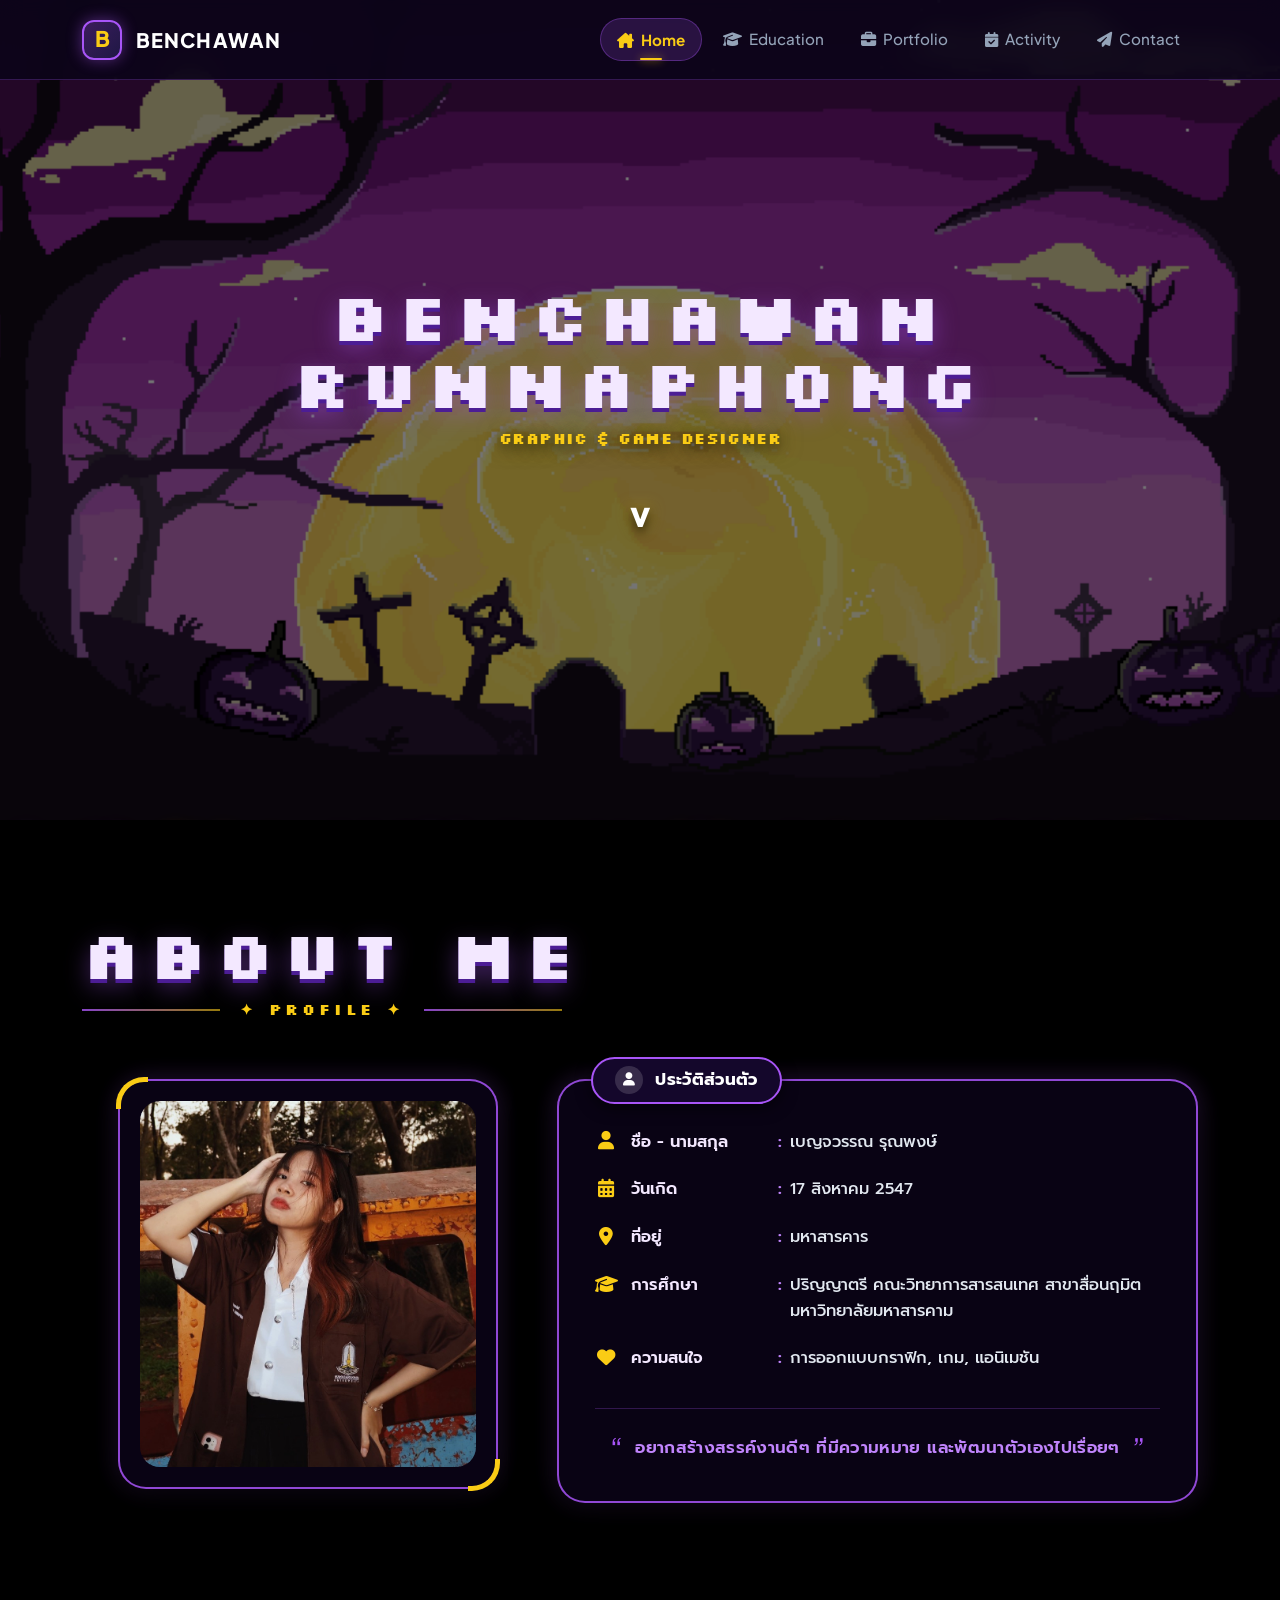
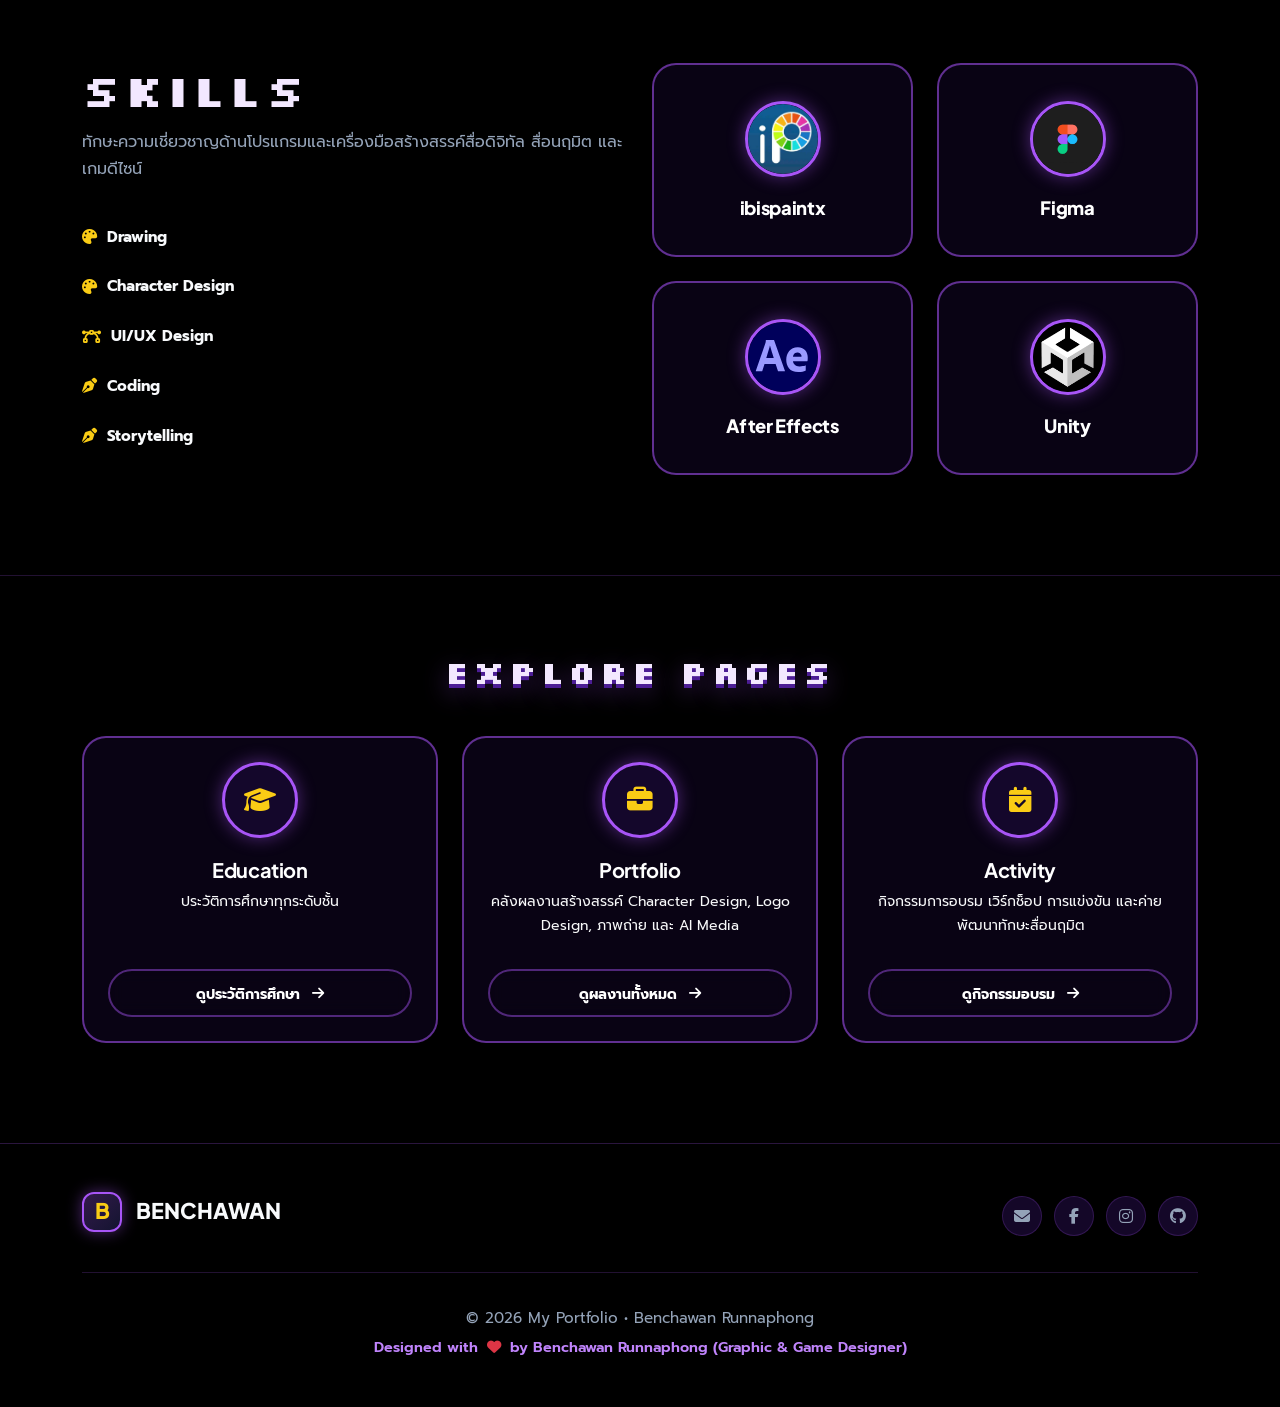
<file: index.html>
<!DOCTYPE html>
<html lang="th" data-theme="dark">
<head>
  <meta charset="UTF-8">
  <meta name="viewport" content="width=device-width, initial-scale=1.0">
  <meta name="description" content="Portfolio ส่วนตัวสำหรับนักศึกษาสาขาสื่อนฤมิต (Creative Media) - Benchawan Runnaphong">
  <meta name="author" content="Benchawan Runnaphong">
  <title>Home | Benchawan Runnaphong - Graphic & Game Designer</title>

  <!-- Favicon -->
  <link rel="icon" type="image/svg+xml" href="assets/images/favicon.svg" href="assets/images/favicon.svg">

  <!-- Google Fonts: Silkscreen (Pixel Heading), Prompt & Plus Jakarta Sans -->
  <link rel="preconnect" href="https://fonts.googleapis.com">
  <link rel="preconnect" href="https://fonts.gstatic.com" crossorigin>
  <link href="https://fonts.googleapis.com/css2?family=Plus+Jakarta+Sans:wght@400;600;700;800;900&family=Prompt:wght@300;400;500;600;700;800&family=Silkscreen:wght@400;700&display=swap" rel="stylesheet">

  <!-- Bootstrap 5.3 CSS via CDN -->
  <link href="https://cdn.jsdelivr.net/npm/bootstrap@5.3.3/dist/css/bootstrap.min.css" rel="stylesheet">

  <!-- Font Awesome 6 Icons via CDN -->
  <link rel="stylesheet" href="https://cdnjs.cloudflare.com/ajax/libs/font-awesome/6.6.0/css/all.min.css">

  <!-- Custom CSS Files -->
  <link rel="stylesheet" href="assets/css/style.css">
  <link rel="stylesheet" href="assets/css/navbar.css">
  <link rel="stylesheet" href="assets/css/hero.css">
  <link rel="stylesheet" href="assets/css/footer.css">

  <style>
    /* Global Pure Black Background Override for Home */
    body {
      background-color: #000000 !important;
      color: #ffffff;
    }
    .custom-navbar {
      background: rgba(12, 5, 26, 0.92) !important;
      backdrop-filter: blur(12px);
      -webkit-backdrop-filter: blur(12px);
      border-bottom: 1px solid rgba(168, 85, 247, 0.25);
    }
  </style>
</head>
<body>

  <!-- Preloader Loading Animation -->
  <div id="preloader">
    <div class="loader-spinner">
      <div class="loader-ring"></div>
      <div class="loader-ring"></div>
      <div class="loader-ring"></div>
    </div>
    <div class="loader-text">BENCHAWAN • PORTFOLIO</div>
  </div>

  <!-- Header & Navigation Bar (Matching Image 1 & 2) -->
  <header>
    <nav class="navbar navbar-expand-lg custom-navbar">
      <div class="container">
        <!-- Brand Logo: [B] BENCHAWAN -->
        <a class="navbar-brand-custom" href="index.html">
          <div class="brand-square-b">
            <span>B</span>
          </div>
          <span class="brand-text-spooky">BENCHAWAN</span>
        </a>

        <!-- Right Side: Dark/Light Mode Button & Mobile Toggler -->
        <div class="d-flex align-items-center gap-2 order-lg-last">
          
          <button class="navbar-toggler navbar-toggler-custom d-lg-none" type="button" data-bs-toggle="collapse" data-bs-target="#navbarContent" aria-controls="navbarContent" aria-expanded="false" aria-label="Toggle navigation">
            <i class="fa-solid fa-bars-staggered"></i>
          </button>
        </div>

        <!-- Navigation Links -->
        <div class="collapse navbar-collapse navbar-collapse-custom" id="navbarContent">
          <ul class="navbar-nav ms-auto mb-2 mb-lg-0">
            <li class="nav-item">
              <a class="nav-link active" href="index.html"><i class="fa-solid fa-house-chimney me-1"></i> Home</a>
            </li>
            <li class="nav-item">
              <a class="nav-link" href="education.html"><i class="fa-solid fa-graduation-cap me-1"></i> Education</a>
            </li>
            <li class="nav-item">
              <a class="nav-link" href="portfolio.html"><i class="fa-solid fa-briefcase me-1"></i> Portfolio</a>
            </li>
            <li class="nav-item">
              <a class="nav-link" href="activity.html"><i class="fa-solid fa-calendar-check me-1"></i> Activity</a>
            </li>
            <li class="nav-item">
              <a class="nav-link" href="contact.html"><i class="fa-solid fa-paper-plane me-1"></i> Contact</a>
            </li>
          </ul>
        </div>
      </div>
    </nav>
  </header>

  <!-- =================================================================
       * 1. HERO SECTION: SPOOKY HALLOWEEN MOON (IMAGE 1)
       * Giant Yellow Moon, Dead Trees, Pumpkins & Slow Bouncing Down Arrow
       ================================================================= -->
  <section class="hero-spooky-section" id="home">
    <!-- Floating Purple & Yellow Glowing Particles Canvas -->
    <div class="hero-particles-canvas" id="heroParticles"></div>

    <div class="container hero-spooky-container">
      <h1 class="about-pixel-title">BENCHAWAN RUNNAPHONG</h1>
      <p class="hero-spooky-subtitle">Graphic & Game Designer</p>

      <!-- Animated Down Arrow (Slow Bouncing, Clickable to Scroll Down) -->
      <div class="hero-arrow-wrapper">
        <a href="#about" class="hero-scroll-down-btn" id="scrollDownBtn" aria-label="เลื่อนลงไปยังส่วน About Me" title="เลื่อนลงเพื่อดูข้อมูล">
          v
        </a>
      </div>
    </div>
  </section>

  <!-- =================================================================
       * 2. ABOUT ME SECTION: CYBERPUNK HUD (IMAGE 2)
       * Background: 100% Solid Black (#000000)
       * Right: Personal Profile HUD Card with Icons & Quotes
       ================================================================= -->
  <section class="about-cyber-section" id="about">
    <div class="container">
      
      <!-- Top Cyber Sub-Header: Mini Logo, Angled Line, ABOUT ME & ✦ PORTFOLIO ✦ -->
      <div class="about-top-bar">
        
        <h2 class="about-pixel-title">ABOUT ME</h2>
        <div class="about-sparkle-sub">✦ profile ✦</div>
      </div>

      <!-- Main Two-Column Layout -->
      <div class="row align-items-stretch gy-5">
        
        <!-- Left Column: Photo Card with Neon Purple Border & Yellow Corner Brackets -->
        <div class="col-lg-5">
          <div class="cyber-photo-container">
            <div class="cyber-photo-card">
              <!-- Bright Yellow Accent Corner Brackets (Image 2) -->
              <div class="corner-bracket-tl"></div>
              <div class="corner-bracket-br"></div>
              
              <!-- Photo Frame with Circular Purple Halo Backdrop -->
              <div class="photo-inner-halo">
                <img src="assets/images/Me.jpg" alt="Benchawan Runnaphong" onerror="this.onerror=null; this.src='assets/images/avatar.svg';">
              </div>
            </div>
          </div>
        </div>

        <!-- Right Column: Personal Profile HUD Card with Top Badge Header -->
        <div class="col-lg-7">
          <div class="cyber-hud-card">
            <!-- Top Offset Badge: ประวัติส่วนตัว (Image 2) -->
            <div class="hud-badge-header">
              <div class="hud-badge-icon">
                <i class="fa-solid fa-user"></i>
              </div>
              <span class="hud-badge-title">ประวัติส่วนตัว</span>
            </div>

            <!-- Profile Info Rows with Icons -->
            <div class="hud-info-list">
              <!-- Row 1: ชื่อ - นามสกุล -->
              <div class="hud-info-row">
                <div class="hud-info-label-wrap">
                  <i class="fa-solid fa-user hud-row-icon"></i>
                  <span>ชื่อ - นามสกุล</span>
                </div>
                <div class="hud-info-colon">:</div>
                <div class="hud-info-value">เบญจวรรณ รุณพงษ์</div>
              </div>

              <!-- Row 2: วันเกิด -->
              <div class="hud-info-row">
                <div class="hud-info-label-wrap">
                  <i class="fa-solid fa-calendar-days hud-row-icon"></i>
                  <span>วันเกิด</span>
                </div>
                <div class="hud-info-colon">:</div>
                <div class="hud-info-value">17 สิงหาคม 2547</div>
              </div>

              <!-- Row 3: ที่อยู่ -->
              <div class="hud-info-row">
                <div class="hud-info-label-wrap">
                  <i class="fa-solid fa-location-dot hud-row-icon"></i>
                  <span>ที่อยู่</span>
                </div>
                <div class="hud-info-colon">:</div>
                <div class="hud-info-value">มหาสารคาร</div>
              </div>

              <!-- Row 4: การศึกษา -->
              <div class="hud-info-row">
                <div class="hud-info-label-wrap">
                  <i class="fa-solid fa-graduation-cap hud-row-icon"></i>
                  <span>การศึกษา</span>
                </div>
                <div class="hud-info-colon">:</div>
                <div class="hud-info-value">ปริญญาตรี คณะวิทยาการสารสนเทศ สาขาสื่อนฤมิต มหาวิทยาลัยมหาสารคาม</div>
              </div>

              <!-- Row 5: ความสนใจ -->
              <div class="hud-info-row">
                <div class="hud-info-label-wrap">
                  <i class="fa-solid fa-heart hud-row-icon"></i>
                  <span>ความสนใจ</span>
                </div>
                <div class="hud-info-colon">:</div>
                <div class="hud-info-value">การออกแบบกราฟิก, เกม, แอนิเมชัน</div>
              </div>
            </div>

            <!-- Quote Box at Bottom (Image 2) -->
            <div class="hud-quote-box">
              <span class="quote-mark">“</span>
              <p class="quote-text">อยากสร้างสรรค์งานดีๆ ที่มีความหมาย และพัฒนาตัวเองไปเรื่อยๆ</p>
              <span class="quote-mark">”</span>
            </div>
          </div>
        </div>

      </div>
    </div>
  </section>

  <!-- =================================================================
       * 3. SKILLS SECTION WITHOUT PERCENTAGES
       * Background: 100% Solid Black (#000000)
       * Progress Bars without any percentage numbers
       * 2x2 Feature Cards Grid (Game Design, Graphic, Motion, UI/UX)
       ================================================================= -->
  <section class="skills-cyber-section" id="skills">
    <div class="container">
      <div class="row align-items-center gy-5">
        
        <!-- Left Column: Clean Progress Tracks (NO PERCENTAGES) -->
        <div class="col-lg-6">
          <h3 class="skills-cyber-title">SKILLS</h3>
          <p class="skills-cyber-desc">
            ทักษะความเชี่ยวชาญด้านโปรแกรมและเครื่องมือสร้างสรรค์สื่อดิจิทัล สื่อนฤมิต และเกมดีไซน์
          </p>

          <div class="clean-skill-row">
            <div class="clean-skill-name">
              <i class="fa-solid fa-palette"></i> Drawing
            </div>
          </div>

          <div class="clean-skill-row">
            <div class="clean-skill-name">
              <i class="fa-solid fa-palette"></i> Character Design
            </div>
          </div>

          <div class="clean-skill-row">
            <div class="clean-skill-name">
              <i class="fa-solid fa-bezier-curve"></i> UI/UX Design
            </div>
          </div>

          <div class="clean-skill-row">
            <div class="clean-skill-name">
              <i class="fa-solid fa-pen-nib"></i> Coding
            </div>
          </div>


          <div class="clean-skill-row">
            <div class="clean-skill-name">
              <i class="fa-solid fa-pen-nib"></i>Storytelling
            </div>
          </div>

          
        </div>

        <!-- Right Column: 2x2 Feature Skill Cards -->
        <div class="col-lg-6">
          <div class="row g-4">
            <!-- Card 1: Game Design -->
            <div class="col-sm-6">
              <div class="cyber-2x2-card">
                <div class="cyber-2x2-icon">
                  <img src="assets/images/ibispaintx.jpg" alt="After Effects" class="cyber-skill-pixel-img">
                </div>
                <h4 class="cyber-2x2-title">ibispaintx</h4>
              </div>
            </div>

            <!-- Card 2: Graphic Design -->
            <div class="col-sm-6">
              <div class="cyber-2x2-card">
                <div class="cyber-2x2-icon">
                  <img src="assets/images/figma.png" alt="Figma="cyber-skill-pixel-img">
                </div>
                <h4 class="cyber-2x2-title">Figma</h4>
              </div>
            </div>

            <!-- Card 3: Motion Design -->
            <div class="col-sm-6">
              <div class="cyber-2x2-card">
                <div class="cyber-2x2-icon">
                  <img src="assets/images/Ae.svg" alt="After Effects" class="cyber-skill-pixel-img">
                </div>
                <h4 class="cyber-2x2-title">After Effects</h4>
              </div>
            </div>

            <!-- Card 4: UI/UX Design -->
            <div class="col-sm-6">
              <div class="cyber-2x2-card">
                <div class="cyber-2x2-icon">
                  <img src="assets/images/unity.jpeg" alt="Unity" class="cyber-skill-pixel-img">
                </div>
                <h4 class="cyber-2x2-title">Unity</h4>
              </div>
            </div>
          </div>
        </div>

      </div>
    </div>
  </section>

  <!-- =================================================================
       * 4. EXPLORE PAGES SECTION
       * Background: 100% Solid Black (#000000)
       * Quick Cards to Education, Portfolio, Activity, Contact
       ================================================================= -->
  <section class="explore-cyber-section">
    <div class="container">
      <div class="text-center mb-5">
        <h3 class="about-pixel-title fs-2 mb-2">EXPLORE PAGES</h3>
      </div>

      <div class="row g-4">
        <!-- Education Card -->
        <div class="col-md-4">
          <div class="cyber-2x2-card p-4 text-center">
            <div class="cyber-2x2-icon mx-auto">
              <i class="fa-solid fa-graduation-cap"></i>
            </div>
            <h4 class="h5 fw-bold mb-2">Education</h4>
            <p class="text-light small flex-grow-1">ประวัติการศึกษาทุกระดับชั้น</p>
            <a href="education.html" class="btn btn-outline-custom btn-sm mt-3 w-100">
              ดูประวัติการศึกษา <i class="fa-solid fa-arrow-right ms-1"></i>
            </a>
          </div>
        </div>

        <!-- Portfolio Card -->
        <div class="col-md-4">
          <div class="cyber-2x2-card p-4 text-center">
            <div class="cyber-2x2-icon mx-auto">
              <i class="fa-solid fa-briefcase"></i>
            </div>
            <h4 class="h5 fw-bold mb-2">Portfolio</h4>
            <p class="text-light small flex-grow-1">คลังผลงานสร้างสรรค์ Character Design, Logo Design, ภาพถ่าย และ AI Media</p>
            <a href="portfolio.html" class="btn btn-outline-custom btn-sm mt-3 w-100">
              ดูผลงานทั้งหมด <i class="fa-solid fa-arrow-right ms-1"></i>
            </a>
          </div>
        </div>

        <!-- Activity Card -->
        <div class="col-md-4">
          <div class="cyber-2x2-card p-4 text-center">
            <div class="cyber-2x2-icon mx-auto">
              <i class="fa-solid fa-calendar-check"></i>
            </div>
            <h4 class="h5 fw-bold mb-2">Activity</h4>
            <p class="text-light small flex-grow-1">กิจกรรมการอบรม เวิร์กช็อป การแข่งขัน และค่ายพัฒนาทักษะสื่อนฤมิต</p>
            <a href="activity.html" class="btn btn-outline-custom btn-sm mt-3 w-100">
              ดูกิจกรรมอบรม <i class="fa-solid fa-arrow-right ms-1"></i>
            </a>
          </div>
        </div>
      </div>
    </div>
  </section>

  <!-- Footer Component -->
  <footer class="site-footer" style="background: #000000; border-top: 1px solid rgba(168, 85, 247, 0.25);">
    <div class="container">
      <div class="footer-top">
        <div class="footer-brand">
          <a class="navbar-brand-custom mb-2 d-inline-flex" href="index.html">
            <div class="brand-square-b">
              <span>B</span>
            </div>
            <span class="brand-text-white">BENCHAWAN</span>
          </a>
        </div>

        <div class="footer-social-links">
          <a href="mailto:nongaorn35@gmail.com" class="social-circle-link" title="Email" aria-label="Email"><i class="fa-solid fa-envelope"></i></a>
          <a href="https://facebook.com" target="_blank" rel="noopener noreferrer" class="social-circle-link" title="Facebook" aria-label="Facebook"><i class="fa-brands fa-facebook-f"></i></a>
          <a href="https://www.instagram.com/aemonrp_pk/" target="_blank" rel="noopener noreferrer" class="social-circle-link" title="Instagram" aria-label="Instagram"><i class="fa-brands fa-instagram"></i></a>
          <a href="https://github.com/nongaorn35-rp" target="_blank" rel="noopener noreferrer" class="social-circle-link" title="GitHub" aria-label="GitHub"><i class="fa-brands fa-github"></i></a>
        </div>
      </div>

      <div class="footer-bottom">
        <p class="copyright-text">© 2026 My Portfolio • Benchawan Runnaphong</p>
        <p class="designer-text">Designed with <i class="fa-solid fa-heart text-danger mx-1"></i> by Benchawan Runnaphong (Graphic & Game Designer)</p>
      </div>
    </div>
  </footer>

  <!-- Scroll To Top Floating Button -->
  <button class="scroll-to-top" id="scrollToTopBtn" type="button" aria-label="เลื่อนขึ้นด้านบน" title="เลื่อนขึ้นด้านบน">
    <i class="fa-solid fa-arrow-up"></i>
  </button>

  <!-- JavaScript Files -->
  <script src="https://cdn.jsdelivr.net/npm/bootstrap@5.3.3/dist/js/bootstrap.bundle.min.js"></script>
  <script src="assets/js/theme.js"></script>
  <script src="assets/js/navbar.js"></script>
  <script src="assets/js/animations.js"></script>
  <script src="assets/js/main.js"></script>

  <!-- Smooth Scroll Script for the Hero Down Arrow -->
  <script>
    document.addEventListener('DOMContentLoaded', () => {
      const scrollDownBtn = document.getElementById('scrollDownBtn');
      if (scrollDownBtn) {
        scrollDownBtn.addEventListener('click', (e) => {
          e.preventDefault();
          const target = document.getElementById('about');
          if (target) {
            target.scrollIntoView({ behavior: 'smooth', block: 'start' });
          }
        });
      }
    });
  </script>
</body>
</html>
</file>
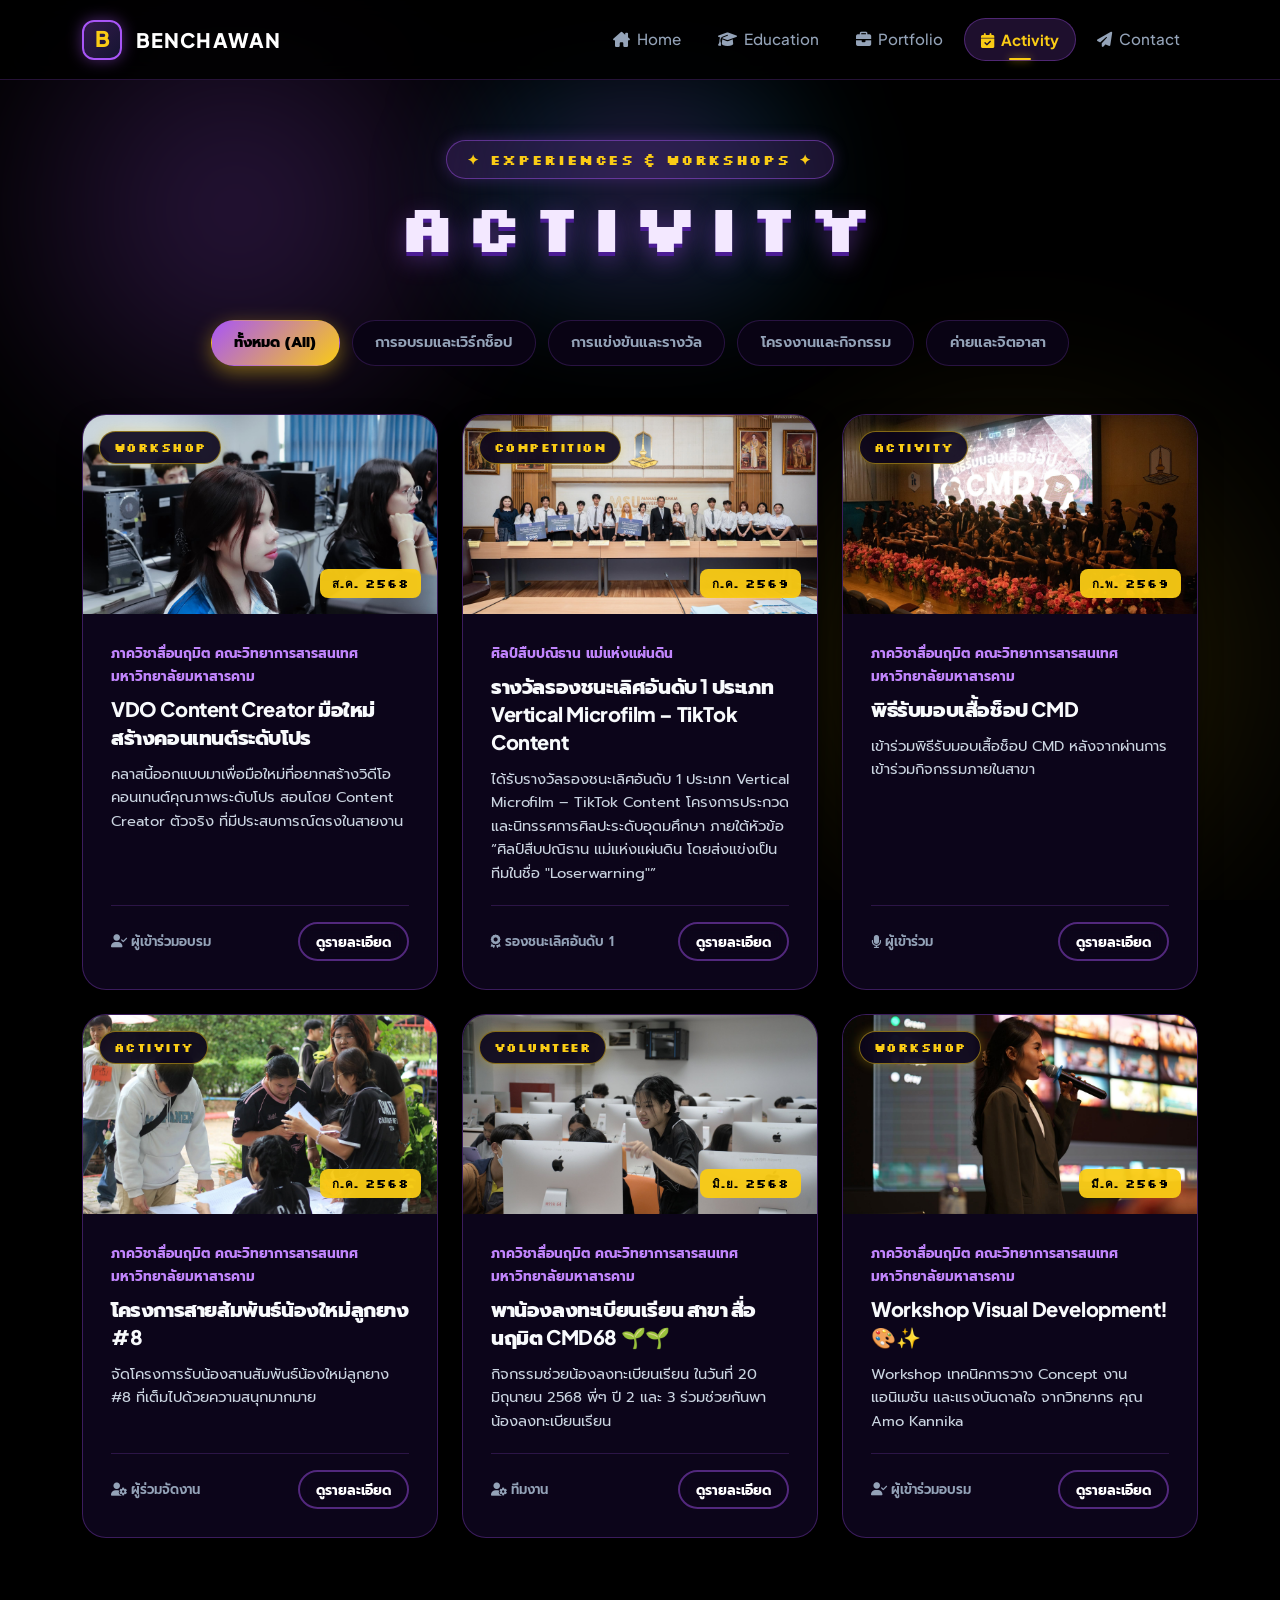
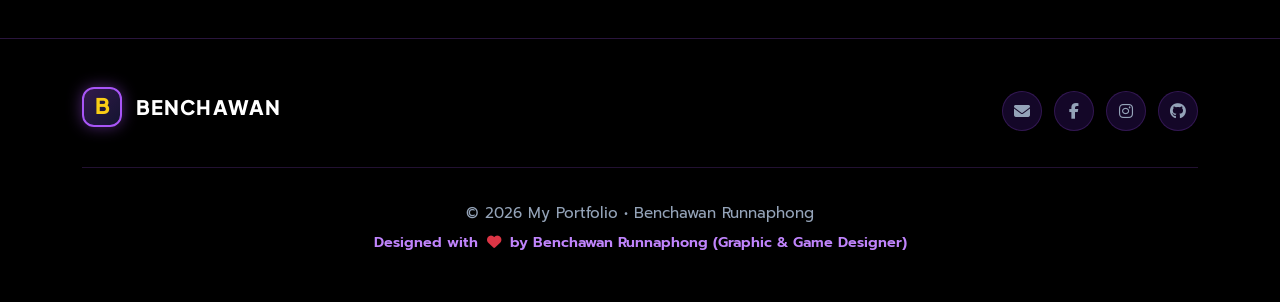
<file: activity.html>
<!DOCTYPE html>
<html lang="th" data-theme="dark">
<head>
  <meta charset="UTF-8">
  <meta name="viewport" content="width=device-width, initial-scale=1.0">
  <meta name="description" content="กิจกรรมและการเข้าร่วมอบรมเชิงปฏิบัติการ (Workshops & Activities) - Benchawan Runnaphong สื่อนฤมิต">
  <meta name="author" content="Benchawan Runnaphong">
  <title>Activity | Benchawan Runnaphong - Creative Media Portfolio</title>

  <!-- Favicon -->
  <link rel="icon" type="image/svg+xml" href="assets/images/favicon.svg">

  <!-- Google Fonts: Silkscreen (Pixel Heading), Prompt & Plus Jakarta Sans -->
  <link rel="preconnect" href="https://fonts.googleapis.com">
  <link rel="preconnect" href="https://fonts.gstatic.com" crossorigin>
  <link href="https://fonts.googleapis.com/css2?family=Plus+Jakarta+Sans:wght@400;600;700;800;900&family=Prompt:wght@300;400;500;600;700;800&family=Silkscreen:wght@400;700&display=swap" rel="stylesheet">

  <!-- Bootstrap 5.3 CSS via CDN -->
  <link href="https://cdn.jsdelivr.net/npm/bootstrap@5.3.3/dist/css/bootstrap.min.css" rel="stylesheet">

  <!-- Font Awesome 6 Icons via CDN -->
  <link rel="stylesheet" href="https://cdnjs.cloudflare.com/ajax/libs/font-awesome/6.6.0/css/all.min.css">

  <!-- Custom CSS Files -->
  <link rel="stylesheet" href="assets/css/style.css">
  <link rel="stylesheet" href="assets/css/navbar.css">
  <link rel="stylesheet" href="assets/css/activity.css">
  <link rel="stylesheet" href="assets/css/footer.css">
  <link rel="stylesheet" href="assets/css/hero.css">
  <link rel="stylesheet" href="assets/css/footer.css">
</head>
<body>

  <!-- Ambient Animated Glowing Orbs Background -->
  <div class="bg-ambient">
    <div class="ambient-orb-1"></div>
    <div class="ambient-orb-2"></div>
  </div>

  <!-- Preloader Loading Animation -->
  <div id="preloader">
    <div class="loader-spinner">
      <div class="loader-ring"></div>
      <div class="loader-ring"></div>
      <div class="loader-ring"></div>
    </div>
    <div class="loader-text">CREATIVE MEDIA PORTFOLIO</div>
  </div>

  <!-- Header & Navigation Bar -->
  <header>
    <nav class="navbar navbar-expand-lg custom-navbar">
      <div class="container">
        <!-- Brand Logo: [B] BENCHAWAN -->
        <a class="navbar-brand-custom" href="index.html">
          <div class="brand-square-b">
            <span>B</span>
          </div>
          <span class="brand-text-spooky">BENCHAWAN</span>
        </a>

        <!-- Right Side: Mobile Toggler -->
        <div class="d-flex align-items-center gap-2 order-lg-last">
          <button class="navbar-toggler navbar-toggler-custom d-lg-none" type="button" data-bs-toggle="collapse" data-bs-target="#navbarContent" aria-controls="navbarContent" aria-expanded="false" aria-label="Toggle navigation">
            <i class="fa-solid fa-bars-staggered"></i>
          </button>
        </div>

        <!-- Navigation Links -->
        <div class="collapse navbar-collapse navbar-collapse-custom" id="navbarContent">
          <ul class="navbar-nav ms-auto mb-2 mb-lg-0">
            <li class="nav-item">
              <a class="nav-link" href="index.html"><i class="fa-solid fa-house-chimney me-1"></i> Home</a>
            </li>
            <li class="nav-item">
              <a class="nav-link" href="education.html"><i class="fa-solid fa-graduation-cap me-1"></i> Education</a>
            </li>
            <li class="nav-item">
              <a class="nav-link" href="portfolio.html"><i class="fa-solid fa-briefcase me-1"></i> Portfolio</a>
            </li>
            <li class="nav-item">
              <a class="nav-link active" href="activity.html"><i class="fa-solid fa-calendar-check me-1"></i> Activity</a>
            </li>
            <li class="nav-item">
              <a class="nav-link" href="contact.html"><i class="fa-solid fa-paper-plane me-1"></i> Contact</a>
            </li>
          </ul>
        </div>
      </div>
    </nav>
  </header>

  <!-- Page Header -->
  <section class="page-header">
    <div class="page-header-glow"></div>
    <div class="container position-relative">
      <div class="section-title-wrapper reveal">
        <span class="section-tag">✦ EXPERIENCES & WORKSHOPS ✦</span>
        <h1 class="about-pixel-title">Activity</h1>
      </div>
    </div>
  </section>

  <!-- Activity Section -->
  <section class="activity-section pt-0">
    <div class="container">
      
      <!-- Category Filter Tabs -->
      <div class="activity-filters reveal">
        <button class="activity-filter-btn active" data-filter="all">ทั้งหมด (All)</button>
        <button class="activity-filter-btn" data-filter="workshop">การอบรมและเวิร์กช็อป</button>
        <button class="activity-filter-btn" data-filter="competition">การแข่งขันและรางวัล</button>
        <button class="activity-filter-btn" data-filter="activity">โครงงานและกิจกรรม</button>
        <button class="activity-filter-btn" data-filter="volunteer">ค่ายและจิตอาสา</button>
      </div>

      <!-- Activity Grid Items -->
      <div class="row g-4" id="activityGrid">

        <!-- Activity 1: Motion Workshop -->
        <div class="col-md-6 col-lg-4 activity-item" data-category="workshop">
          <div class="card-glass activity-card">
            <div class="activity-img-wrapper">
              <img src="assets/images/activity1.jpg" alt="VDO Content Creator" class="activity-img" loading="lazy">
              <span class="activity-badge">Workshop </span>
              <span class="activity-date-badge">ส.ค. 2568</span>
            </div>
            <div class="activity-body">
              <div class="activity-organizer">
                ภาควิชาสื่อนฤมิต คณะวิทยาการสารสนเทศ มหาวิทยาลัยมหาสารคาม
              </div>
              <h3 class="activity-title">VDO Content Creator มือใหม่สร้างคอนเทนต์ระดับโปร</h3>
              <p class="activity-desc">
                คลาสนี้ออกแบบมาเพื่อมือใหม่ที่อยากสร้างวิดีโอคอนเทนต์คุณภาพระดับโปร สอนโดย Content Creator ตัวจริง ที่มีประสบการณ์ตรงในสายงาน
              </p>
              <div class="activity-footer">
                <span class="activity-role"><i class="fa-solid fa-user-check me-1"></i>ผู้เข้าร่วมอบรม</span>
                <button class="btn btn-outline-custom btn-sm activity-btn" data-bs-toggle="modal" data-bs-target="#activityModal1">
                  ดูรายละเอียด
                </button>
              </div>
            </div>
          </div>
        </div>

        <!-- Activity 2: Hackathon -->
        <div class="col-md-6 col-lg-4 activity-item" data-category="competition">
          <div class="card-glass activity-card">
            <div class="activity-img-wrapper">
              <img src="assets/images/activity2.jpeg" alt="TikTok Content" class="activity-img" loading="lazy">
              <span class="activity-badge">Competition</span>
              <span class="activity-date-badge">ก.ค. 2569</span>
            </div>
            <div class="activity-body">
              <div class="activity-organizer">
                ศิลป์สืบปณิธาน แม่แห่งแผ่นดิน
              </div>
              <h3 class="activity-title">รางวัลรองชนะเลิศอันดับ 1 ประเภท Vertical Microfilm – TikTok Content</h3>
              <p class="activity-desc">
                ได้รับรางวัลรองชนะเลิศอันดับ 1 ประเภท Vertical Microfilm – TikTok Content โครงการประกวดและนิทรรศการศิลปะระดับอุดมศึกษา ภายใต้หัวข้อ “ศิลป์สืบปณิธาน แม่แห่งแผ่นดิน โดยส่งแข่งเป็นทีมในชื่อ "Loserwarning"”
              </p>
              <div class="activity-footer">
                <span class="activity-role"><i class="fa-solid fa-award me-1"></i>รองชนะเลิศอันดับ 1</span>
                <button class="btn btn-outline-custom btn-sm activity-btn" data-bs-toggle="modal" data-bs-target="#activityModal2">
                  ดูรายละเอียด
                </button>
              </div>
            </div>
          </div>
        </div>

        <!-- Activity 3: AI Seminar -->
        <div class="col-md-6 col-lg-4 activity-item" data-category="activity">
          <div class="card-glass activity-card">
            <div class="activity-img-wrapper">
              <img src="assets/images/activity3.jpg" alt="Gen-AI Seminar" class="activity-img" loading="lazy">
              <span class="activity-badge">activity</span>
              <span class="activity-date-badge">ก.พ. 2569</span>
            </div>
            <div class="activity-body">
              <div class="activity-organizer">
                ภาควิชาสื่อนฤมิต คณะวิทยาการสารสนเทศ มหาวิทยาลัยมหาสารคาม
              </div>
              <h3 class="activity-title">พิธีรับมอบเสื้อช็อป CMD</h3>
              <p class="activity-desc">
                เข้าร่วมพิธีรับมอบเสื้อช็อป CMD หลังจากผ่านการเข้าร่วมกิจกรรมภายในสาขา
              </p>
              <div class="activity-footer">
                <span class="activity-role"><i class="fa-solid fa-microphone me-1"></i>ผู้เข้าร่วม</span>
                <button class="btn btn-outline-custom btn-sm activity-btn" data-bs-toggle="modal" data-bs-target="#activityModal3">
                  ดูรายละเอียด
                </button>
              </div>
            </div>
          </div>
        </div>

        <!-- Activity 4: Exhibition -->
        <div class="col-md-6 col-lg-4 activity-item" data-category="activity">
          <div class="card-glass activity-card">
            <div class="activity-img-wrapper">
              <img src="assets/images/activity4.jpg" alt="Creative Media Show" class="activity-img" loading="lazy">
              <span class="activity-badge">Activity</span>
              <span class="activity-date-badge">ก.ค. 2568</span>
            </div>
            <div class="activity-body">
              <div class="activity-organizer">
                </i> ภาควิชาสื่อนฤมิต คณะวิทยาการสารสนเทศ มหาวิทยาลัยมหาสารคาม
              </div>
              <h3 class="activity-title">โครงการสายสัมพันธ์น้องใหม่ลูกยาง #8</h3>
              <p class="activity-desc">
                จัดโครงการรับน้องสานสัมพันธ์น้องใหม่ลูกยาง #8 ที่เต็มไปด้วยความสนุกมากมาย  
              </p>
              <div class="activity-footer">
                <span class="activity-role"><i class="fa-solid fa-user-gear me-1"></i>ผู้ร่วมจัดงาน</span>
                <button class="btn btn-outline-custom btn-sm activity-btn" data-bs-toggle="modal" data-bs-target="#activityModal4">
                  ดูรายละเอียด
                </button>
              </div>
            </div>
          </div>
        </div>

        <!-- Activity 5: Volunteer Camp -->
        <div class="col-md-6 col-lg-4 activity-item" data-category="volunteer">
          <div class="card-glass activity-card">
            <div class="activity-img-wrapper">
              <img src="assets/images/activity5.jpg" alt="Media Volunteer Camp" class="activity-img" loading="lazy">
              <span class="activity-badge">Volunteer</span>
              <span class="activity-date-badge">มิ.ย. 2568</span>
            </div>
            <div class="activity-body">
              <div class="activity-organizer">
                ภาควิชาสื่อนฤมิต คณะวิทยาการสารสนเทศ มหาวิทยาลัยมหาสารคาม
              </div>
              <h3 class="activity-title">พาน้องลงทะเบียนเรียน สาขา สื่อนฤมิต CMD68 🌱🌱</h3>
              <p class="activity-desc">
                กิจกรรมช่วยน้องลงทะเบียนเรียน ในวันที่ 20 มิถุนายน 2568 พี่ๆ ปี 2 และ 3 ร่วมช่วยกันพาน้องลงทะเบียนเรียน
              </p>
              <div class="activity-footer">
                <span class="activity-role"><i class="fa-solid fa-user-gear me-1"></i>ทีมงาน</span>
                <button class="btn btn-outline-custom btn-sm activity-btn" data-bs-toggle="modal" data-bs-target="#activityModal5">
                  ดูรายละเอียด
                </button>
              </div>
            </div>
          </div>
        </div>

        <!-- Activity 6: Training Class -->
        <div class="col-md-6 col-lg-4 activity-item" data-category="workshop">
          <div class="card-glass activity-card">
            <div class="activity-img-wrapper">
              <img src="assets/images/activity6.jpg" alt="Color Grading Master" class="activity-img" loading="lazy">
              <span class="activity-badge">Workshop</span>
              <span class="activity-date-badge">มี.ค. 2569</span>
            </div>
            <div class="activity-body">
              <div class="activity-organizer">
                ภาควิชาสื่อนฤมิต คณะวิทยาการสารสนเทศ มหาวิทยาลัยมหาสารคาม
              </div>
              <h3 class="activity-title">Workshop Visual Development! 🎨✨</h3>
              <p class="activity-desc">
                Workshop เทคนิคการวาง Concept งานแอนิเมชัน และแรงบันดาลใจ จากวิทยากร คุณ Amo Kannika
              </p>
              <div class="activity-footer">
                <span class="activity-role"><i class="fa-solid fa-user-check me-1"></i>ผู้เข้าร่วมอบรม</span>
                <button class="btn btn-outline-custom btn-sm activity-btn" data-bs-toggle="modal" data-bs-target="#activityModal6">
                  ดูรายละเอียด
                </button>
              </div>
            </div>
          </div>
        </div>

      </div>
    </div>
  </section>

  <!-- Activity Detail Modals -->
  <!-- Modal 1 -->
  <div class="modal fade" id="activityModal1" tabindex="-1" aria-hidden="true">
    <div class="modal-dialog modal-lg modal-dialog-centered">
      <div class="modal-content modal-content-custom">
        <div class="modal-header modal-header-custom">
          <h3 class="modal-title h5 fw-bold">AVDO Content Creator มือใหม่สร้างคอนเทนต์ระดับโปร</h3>
          <button type="button" class="btn-close btn-close-white" data-bs-dismiss="modal" aria-label="Close"></button>
        </div>
        <div class="modal-body modal-body-custom">
          <img src="assets/images/activity1.jpg" alt="Workshop" class="img-fluid rounded-4 mb-4 w-100">
          <h4 class="h6 fw-bold text-gradient-yellow mb-2">รายละเอียดและองค์ความรู้ที่ได้รับ</h4>
          <p class="text-light">คลาสนี้ออกแบบมาเพื่อมือใหม่ที่อยากสร้างวิดีโอคอนเทนต์คุณภาพระดับโปร สอนโดย Content Creator ตัวจริง ที่มีประสบการณ์ตรงในสายงาน และควบตำแหน่งผู้สอนที่ได้รับการรับรองจาก Blackmagic Design  เรียนจริง ทำจริง กับผู้เชี่ยวชาญสายโปรดักชัน</p>
          <div class="row g-3 my-2">
            <div class="col-sm-6"><strong class="text-gradient-yellow">ผู้จัด: </strong> ภาควิชาสื่อนฤมิต คณะวิทยาการสารสนเทศ มหาวิทยาลัยมหาสารคาม</div>
            <div class="col-sm-6"><strong class="text-gradient-yellow">สถานที่: </strong> ห้อง IT-405 และ IT-407 คณะวิทยาการสารสนเทศ มหาวิทยาลัยมหาสารคาม</div>
            <div class="col-sm-6"><strong class="text-gradient-yellow">ทักษะที่ได้: </strong> DaVinci Resolve</div>
            <div class="col-sm-6"><strong class="text-gradient-yellow">วันที่จัด: </strong> วันศุกร์ที่ 8 สิงหาคม 2568 </div>
          </div>
        </div>
      </div>
    </div>
  </div>

  <!-- Modal 2 -->
  <div class="modal fade" id="activityModal2" tabindex="-1" aria-hidden="true">
    <div class="modal-dialog modal-lg modal-dialog-centered">
      <div class="modal-content modal-content-custom">
        <div class="modal-header modal-header-custom">
          <h3 class="modal-title h5 fw-bold">รางวัลรองชนะเลิศอันดับ 1 ประเภท Vertical Microfilm – TikTok Content</h3>
          <button type="button" class="btn-close btn-close-white" data-bs-dismiss="modal" aria-label="Close"></button>
        </div>
        <div class="modal-body modal-body-custom">
          <img src="assets/images/activity2.jpeg" alt="Hackathon" class="img-fluid rounded-4 mb-4 w-100">
          <h4 class="h6 fw-bold text-gradient-yellow mb-2">ผลการแข่งขันและผลงานที่พัฒนา</h4>
          <p class="text-light">ได้รับรางวัลรองชนะเลิศอันดับ 1 ประเภท Vertical Microfilm – TikTok Content โครงการประกวดและนิทรรศการศิลปะระดับอุดมศึกษา ภายใต้หัวข้อ “ศิลป์สืบปณิธาน แม่แห่งแผ่นดิน” เพื่อน้อมรำลึกในพระมหากรุณาธิคุณสมเด็จพระนางเจ้าสิริกิติ์ พระบรมราชินีนาถ พระบรมราชชนนีพันปีหลวง ผู้ทรงอุทิศพระวรกายในการทำนุบำรุงศิลปวัฒนธรรมไทย โดยเฉพาะงานศิลปาชีพ ผ้าไทย หัตถกรรม และศิลปะพื้นบ้านทั่วประเทศ ซึ่งมีผลงานส่งเข้าประกวดกว่า 2,500 </p>
          <div class="row g-3 my-2">
            <div class="col-sm-6"><strong class="text-gradient-yellow">ผู้จัด: </strong> สถาบันเทคโนโลยีพระจอมเกล้าเจ้าคุณทหารลาดกระบัง</div>
            <div class="col-sm-6"><strong class="text-gradient-yellow">สถานที่: </strong> กรุงเทพมหานคร</div>
            <div class="col-sm-6"><strong class="text-gradient-yellow">ทักษะที่ได้: </strong> การบริหารจัดการโครงการ และการสื่อสาร</div>
            <div class="col-sm-6"><strong class="text-gradient-yellow">วันที่จัด: </strong> วันที่ 6 กรกฏาคม 2569 </div>
          </div>
        </div>
      </div>
    </div>
  </div>

  <!-- Modal 3 -->
  <div class="modal fade" id="activityModal3" tabindex="-1" aria-hidden="true">
    <div class="modal-dialog modal-lg modal-dialog-centered">
      <div class="modal-content modal-content-custom">
        <div class="modal-header modal-header-custom">
          <h3 class="modal-title h5 fw-bold">Workshop Visual Development! 🎨✨</h3>
          <button type="button" class="btn-close btn-close-white" data-bs-dismiss="modal" aria-label="Close"></button>
        </div>
        <div class="modal-body modal-body-custom">
          <img src="assets/images/activity3.jpg" alt="AI Seminar" class="img-fluid rounded-4 mb-4 w-100">
          <h4 class="h6 fw-bold text-gradient-yellow mb-2">พิธีรับมอบเสื้อช็อป CMD</h4>
          <p class="text-light">เข้าร่วมพิธีรับมอบเสื้อช็อป CMD หลังจากผ่านการเข้าร่วมกิจกรรมภายในสาขา</p>
        <div class="row g-3 my-2">
            <div class="col-sm-6"><strong class="text-gradient-yellow">ผู้จัด: </strong> ภาควิชาสื่อนฤมิต คณะวิทยาการสารสนเทศ มหาวิทยาลัยมหาสารคาม</div>
            <div class="col-sm-6"><strong class="text-gradient-yellow">สถานที่: </strong> ห้องฉายภาพยนตร์ คณะวิทยาการสารสนเทศ มหาวิทยาลัยมหาสารคาม</div>
            <div class="col-sm-6"><strong class="text-gradient-yellow">ทักษะที่ได้: </strong> </div>
            <div class="col-sm-6"><strong class="text-gradient-yellow">วันที่จัด: </strong> วันที่ 1 กุมภาพันธ์ 2569 </div>
          </div>
        </div>
      </div>
    </div>
  </div>

  <!-- Modal 4 -->
  <div class="modal fade" id="activityModal4" tabindex="-1" aria-hidden="true">
    <div class="modal-dialog modal-lg modal-dialog-centered">
      <div class="modal-content modal-content-custom">
        <div class="modal-header modal-header-custom">
          <h3 class="modal-title h5 fw-bold">โครงการสายสัมพันธ์น้องใหม่ลูกยาง #8</h3>
          <button type="button" class="btn-close btn-close-white" data-bs-dismiss="modal" aria-label="Close"></button>
        </div>
        <div class="modal-body modal-body-custom">
          <img src="assets/images/activity4.jpg" alt="Exhibition" class="img-fluid rounded-4 mb-4 w-100">
          <h4 class="h6 fw-bold text-gradient-yellow mb-2">รายละเอียดงานและหน้าที่ที่รับผิดชอบ</h4>
          <p class="text-light">จัดโครงการรับน้องสานสัมพันธ์น้องใหม่ลูกยาง #8 ที่เต็มไปด้วยความสนุกมากมาย โดยรับหน้าที่เป็นรองหัวหน้าในฝ่ายสวัสดิการ</p>
        <div class="row g-3 my-2">
            <div class="col-sm-6"><strong class="text-gradient-yellow">ผู้จัด: </strong> ภาควิชาสื่อนฤมิต คณะวิทยาการสารสนเทศ มหาวิทยาลัยมหาสารคาม</div>
            <div class="col-sm-6"><strong class="text-gradient-yellow">สถานที่: </strong> คณะวิทยาการสารสนเทศ มหาวิทยาลัยมหาสารคาม</div>
            <div class="col-sm-6"><strong class="text-gradient-yellow">ทักษะที่ได้: </strong> การบริหารจัดการโครงการ และการสื่อสาร</div>
            <div class="col-sm-6"><strong class="text-gradient-yellow">วันที่จัด: </strong> วันที่ 6 กรกฏาคม 2568 </div>
          </div>
        </div>
      </div>
    </div>
  </div>

  <!-- Modal 5 -->
  <div class="modal fade" id="activityModal5" tabindex="-1" aria-hidden="true">
    <div class="modal-dialog modal-lg modal-dialog-centered">
      <div class="modal-content modal-content-custom">
        <div class="modal-header modal-header-custom">
          <h3 class="modal-title h5 fw-bold">พาน้องลงทะเบียนเรียน สาขา สื่อนฤมิต CMD68 🌱🌱</h3>
          <button type="button" class="btn-close btn-close-white" data-bs-dismiss="modal" aria-label="Close"></button>
        </div>
        <div class="modal-body modal-body-custom">
          <img src="assets/images/activity5.jpg" alt="Volunteer" class="img-fluid rounded-4 mb-4 w-100">
          <h4 class="h6 fw-bold text-gradient-yellow mb-2">บทบาทและผลลัพธ์</h4>
          <p class="text-light">กิจกรรมช่วยน้องลงทะเบียนเรียน ในวันที่ 20 มิถุนายน 2568 เป็นทีมงานปี 2 ช่วยพาน้องลงทะเบียนเรียน</p>
        <div class="row g-3 my-2">
            <div class="col-sm-6"><strong class="text-gradient-yellow">ผู้จัด: </strong> ภาควิชาสื่อนฤมิต คณะวิทยาการสารสนเทศ มหาวิทยาลัยมหาสารคาม</div>
            <div class="col-sm-6"><strong class="text-gradient-yellow">สถานที่: </strong> คณะวิทยาการสารสนเทศ มหาวิทยาลัยมหาสารคาม</div>
            <div class="col-sm-6"><strong class="text-gradient-yellow">ทักษะที่ได้: </strong> การสื่อสาร การอธิบาย และการจัดการปัญหา</div>
            <div class="col-sm-6"><strong class="text-gradient-yellow">วันที่จัด: </strong> วันที่ 20 มิถุนายน 2568 </div>
          </div>
        </div>
      </div>
    </div>
  </div>

  <!-- Modal 6 -->
  <div class="modal fade" id="activityModal6" tabindex="-1" aria-hidden="true">
    <div class="modal-dialog modal-lg modal-dialog-centered">
      <div class="modal-content modal-content-custom">
        <div class="modal-header modal-header-custom">
          <h3 class="modal-title h5 fw-bold">Workshop Visual Development! 🎨✨</h3>
          <button type="button" class="btn-close btn-close-white" data-bs-dismiss="modal" aria-label="Close"></button>
        </div>
        <div class="modal-body modal-body-custom">
          <img src="assets/images/activity6.jpg" alt="Certification" class="img-fluid rounded-4 mb-4 w-100">
          <h4 class="h6 fw-bold text-gradient-yellow mb-2">รายละเอียดและองค์ความรู้ที่ได้รับ</h4>
          <p class="text-light">Workshop เทคนิคการวาง Concept งานแอนิเมชัน และแรงบันดาลใจ จากวิทยากร คุณ Amo Kannika ที่มาแบ่งปันความรู้ ประสบการณ์ และแลกเปลี่ยนไอเดียสร้างสรรค์ผลงานดีๆ ร่วมกันกับ "นิสิตสื่อนฤมิต"</p>
        <div class="row g-3 my-2">
            <div class="col-sm-6"><strong class="text-gradient-yellow">ผู้จัด: </strong> ภาควิชาสื่อนฤมิต คณะวิทยาการสารสนเทศ มหาวิทยาลัยมหาสารคาม</div>
            <div class="col-sm-6"><strong class="text-gradient-yellow">สถานที่: </strong> คณะวิทยาการสารสนเทศ มหาวิทยาลัยมหาสารคาม</div>
            <div class="col-sm-6"><strong class="text-gradient-yellow">ทักษะที่ได้: </strong> ทคนิคการวาง Concept งานแอนิเมชัน สายงาน และแรงบันดาลใจ</div>
            <div class="col-sm-6"><strong class="text-gradient-yellow">วันที่จัด: </strong> วันที่ 6 มีนาคม 2569 </div>
          </div>
        </div>
      </div>
    </div>
  </div>

  <!-- Footer Component -->
  <footer class="site-footer">
    <div class="container">
      <div class="footer-top">
        <div class="footer-brand">
          <a class="navbar-brand-custom mb-2 d-inline-flex" href="index.html">
            <div class="brand-square-b">
              <span>B</span>
            </div>
            <span class="brand-text-spooky">BENCHAWAN</span>
          </a>
        </div>

        <div class="footer-social-links">
          <a href="mailto:nongaorn35@gmail.com" class="social-circle-link" title="Email" aria-label="Email"><i class="fa-solid fa-envelope"></i></a>
          <a href="https://facebook.com" target="_blank" rel="noopener noreferrer" class="social-circle-link" title="Facebook" aria-label="Facebook"><i class="fa-brands fa-facebook-f"></i></a>
          <a href="https://www.instagram.com/aemonrp_pk/" target="_blank" rel="noopener noreferrer" class="social-circle-link" title="Instagram" aria-label="Instagram"><i class="fa-brands fa-instagram"></i></a>
          <a href="https://github.com/nongaorn35-rp" target="_blank" rel="noopener noreferrer" class="social-circle-link" title="GitHub" aria-label="GitHub"><i class="fa-brands fa-github"></i></a>
        </div>
      </div>

      <div class="footer-bottom">
        <p class="copyright-text">© 2026 My Portfolio • Benchawan Runnaphong</p>
        <p class="designer-text">Designed with <i class="fa-solid fa-heart text-danger mx-1"></i> by Benchawan Runnaphong (Graphic & Game Designer)</p>
      </div>
    </div>
  </footer>

  <!-- Scroll To Top Floating Button -->
  <button class="scroll-to-top" id="scrollToTopBtn" type="button" aria-label="เลื่อนขึ้นด้านบน" title="เลื่อนขึ้นด้านบน">
    <i class="fa-solid fa-arrow-up"></i>
  </button>

  <!-- JavaScript Files -->
  <script src="https://cdn.jsdelivr.net/npm/bootstrap@5.3.3/dist/js/bootstrap.bundle.min.js"></script>
  <script src="assets/js/theme.js"></script>
  <script src="assets/js/navbar.js"></script>
  <script src="assets/js/activity.js"></script>
  <script src="assets/js/animations.js"></script>
  <script src="assets/js/main.js"></script>
</body>
</html>
</file>
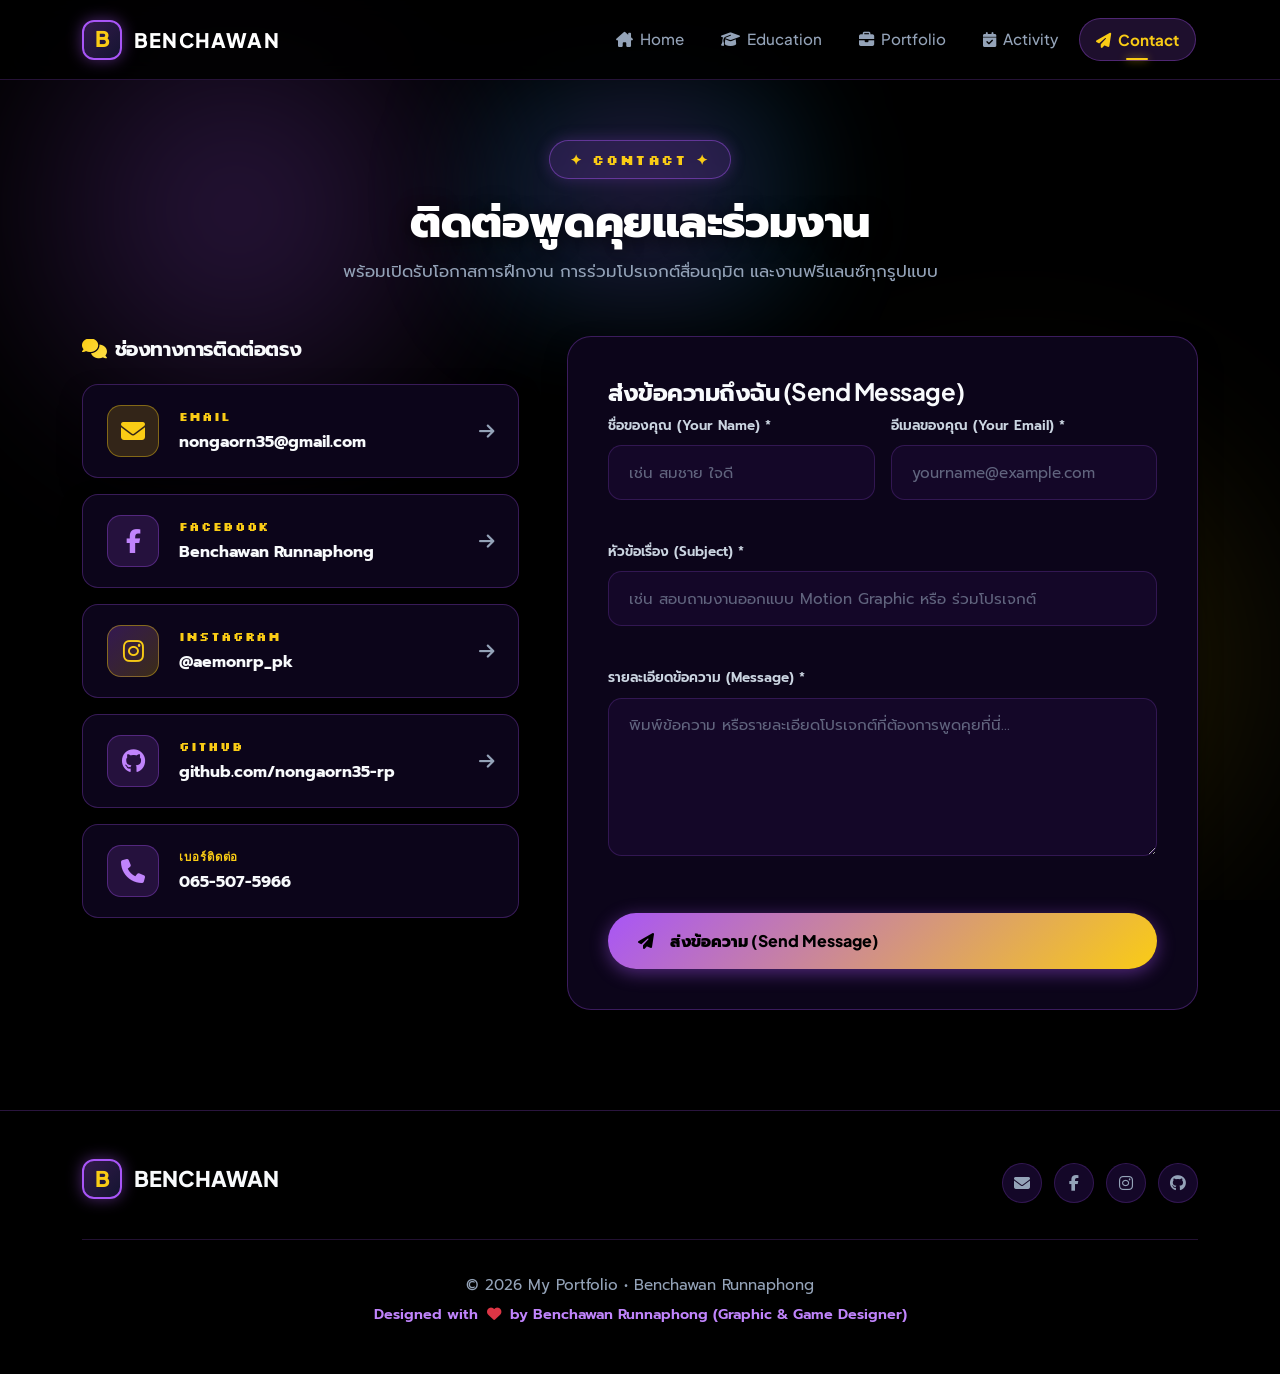
<file: contact.html>
<!DOCTYPE html>
<html lang="th" data-theme="dark">
<head>
  <meta charset="UTF-8">
  <meta name="viewport" content="width=device-width, initial-scale=1.0">
  <meta name="description" content="ติดต่อร่วมงาน Benchawan Runnaphong - นักศึกษาสาขาสื่อนฤมิต (Creative Media)">
  <meta name="author" content="Benchawan Runnaphong">
  <title>Contact | Benchawan Runnaphong - Creative Media Portfolio</title>

  <!-- Favicon -->
  <link rel="icon" type="image/svg+xml" href="assets/images/favicon.svg">

  <!-- Google Fonts: Silkscreen (Pixel Heading), Prompt & Plus Jakarta Sans -->
  <link rel="preconnect" href="https://fonts.googleapis.com">
  <link rel="preconnect" href="https://fonts.gstatic.com" crossorigin>
  <link href="https://fonts.googleapis.com/css2?family=Plus+Jakarta+Sans:wght@400;600;700;800;900&family=Prompt:wght@300;400;500;600;700;800&family=Silkscreen:wght@400;700&display=swap" rel="stylesheet">

  <!-- Bootstrap 5.3 CSS via CDN -->
  <link href="https://cdn.jsdelivr.net/npm/bootstrap@5.3.3/dist/css/bootstrap.min.css" rel="stylesheet">

  <!-- Font Awesome 6 Icons via CDN -->
  <link rel="stylesheet" href="https://cdnjs.cloudflare.com/ajax/libs/font-awesome/6.6.0/css/all.min.css">

  <!-- Custom CSS Files -->
  <link rel="stylesheet" href="assets/css/style.css">
  <link rel="stylesheet" href="assets/css/navbar.css">
  <link rel="stylesheet" href="assets/css/contact.css">
  <link rel="stylesheet" href="assets/css/footer.css">
</head>
<body>

  <!-- Ambient Animated Glowing Orbs Background -->
  <div class="bg-ambient">
    <div class="ambient-orb-1"></div>
    <div class="ambient-orb-2"></div>
  </div>

  <!-- Preloader Loading Animation -->
  <div id="preloader">
    <div class="loader-spinner">
      <div class="loader-ring"></div>
      <div class="loader-ring"></div>
      <div class="loader-ring"></div>
    </div>
    <div class="loader-text">CONTACT • BENCHAWAN</div>
  </div>

  <!-- Header & Navigation Bar -->
  <header>
    <nav class="navbar navbar-expand-lg custom-navbar">
      <div class="container">
        <!-- Brand Logo: [B] BENCHAWAN -->
        <a class="navbar-brand-custom" href="index.html">
          <div class="brand-square-b">
            <span>B</span>
          </div>
          <span class="brand-text-spooky">BENCHAWAN</span>
        </a>

        <!-- Right Side: Mobile Toggler -->
        <div class="d-flex align-items-center gap-2 order-lg-last">
          <button class="navbar-toggler navbar-toggler-custom d-lg-none" type="button" data-bs-toggle="collapse" data-bs-target="#navbarContent" aria-controls="navbarContent" aria-expanded="false" aria-label="Toggle navigation">
            <i class="fa-solid fa-bars-staggered"></i>
          </button>
        </div>

        <!-- Navigation Links -->
        <div class="collapse navbar-collapse navbar-collapse-custom" id="navbarContent">
          <ul class="navbar-nav ms-auto mb-2 mb-lg-0">
            <li class="nav-item">
              <a class="nav-link" href="index.html"><i class="fa-solid fa-house-chimney me-1"></i> Home</a>
            </li>
            <li class="nav-item">
              <a class="nav-link" href="education.html"><i class="fa-solid fa-graduation-cap me-1"></i> Education</a>
            </li>
            <li class="nav-item">
              <a class="nav-link" href="portfolio.html"><i class="fa-solid fa-briefcase me-1"></i> Portfolio</a>
            </li>
            <li class="nav-item">
              <a class="nav-link" href="activity.html"><i class="fa-solid fa-calendar-check me-1"></i> Activity</a>
            </li>
            <li class="nav-item">
              <a class="nav-link active" href="contact.html"><i class="fa-solid fa-paper-plane me-1"></i> Contact</a>
            </li>
          </ul>
        </div>
      </div>
    </nav>
  </header>

  <!-- Page Header -->
  <section class="page-header">
    <div class="page-header-glow"></div>
    <div class="container position-relative">
      <div class="section-title-wrapper reveal">
        <span class="section-tag">✦ Contact ✦</span>
        <h1 class="section-title">ติดต่อพูดคุยและร่วมงาน</h1>
        <p class="section-subtitle">พร้อมเปิดรับโอกาสการฝึกงาน การร่วมโปรเจกต์สื่อนฤมิต และงานฟรีแลนซ์ทุกรูปแบบ</p>
      </div>
    </div>
  </section>

  <!-- Main Contact Section -->
  <section class="contact-section pt-0">
    <div class="container">
      <div class="row g-5">
        
        <!-- Left Column: Direct Contact Info Channels -->
        <div class="col-lg-5 reveal">
          <h2 class="h5 fw-bold mb-4"><i class="fa-solid fa-comments text-gradient-yellow me-2"></i>ช่องทางการติดต่อตรง</h2>
          
          <div class="contact-info-list">
            <!-- Email -->
            <a href="mailto:nongaorn35@gmail.com" class="card-glass contact-card">
              <div class="contact-icon-box icon-email">
                <i class="fa-solid fa-envelope"></i>
              </div>
              <div>
                <div class="contact-title">Email</div>
                <div class="contact-value">nongaorn35@gmail.com</div>
              </div>
              <i class="fa-solid fa-arrow-right contact-arrow"></i>
            </a>

            <!-- Facebook -->
            <a href="https://facebook.com" target="_blank" rel="noopener noreferrer" class="card-glass contact-card">
              <div class="contact-icon-box icon-facebook">
                <i class="fa-brands fa-facebook-f"></i>
              </div>
              <div>
                <div class="contact-title">Facebook</div>
                <div class="contact-value">Benchawan Runnaphong</div>
              </div>
              <i class="fa-solid fa-arrow-right contact-arrow"></i>
            </a>

            <!-- Instagram -->
            <a href="https://www.instagram.com/aemonrp_pk/" target="_blank" rel="noopener noreferrer" class="card-glass contact-card">
              <div class="contact-icon-box icon-instagram">
                <i class="fa-brands fa-instagram"></i>
              </div>
              <div>
                <div class="contact-title">Instagram</div>
                <div class="contact-value">@aemonrp_pk</div>
              </div>
              <i class="fa-solid fa-arrow-right contact-arrow"></i>
            </a>

            <!-- GitHub -->
            <a href="https://github.com/nongaorn35-rp" target="_blank" rel="noopener noreferrer" class="card-glass contact-card">
              <div class="contact-icon-box icon-github">
                <i class="fa-brands fa-github"></i>
              </div>
              <div>
                <div class="contact-title">GitHub</div>
                <div class="contact-value">github.com/nongaorn35-rp</div>
              </div>
              <i class="fa-solid fa-arrow-right contact-arrow"></i>
            </a>

            <!-- เบอร์โทร -->
            <a target="_blank" rel="noopener noreferrer" class="card-glass contact-card">
              <div class="contact-icon-box icon-github">
                <i class="fa-solid fa-phone"></i>
              </div>
              <div>
                <div class="contact-title">เบอร์ติดต่อ</div>
                <div class="contact-value">065-507-5966</div>
              </div>
            </a>

          </div>
        </div>

        <!-- Right Column: Interactive Contact Form -->
        <div class="col-lg-7 reveal">
          <div class="card-glass contact-form-container">
            <h2 class="h4 fw-bold mb-2">ส่งข้อความถึงฉัน (Send Message)</h2>

            <form id="contactForm" action="https://formsubmit.co/nongaorn35@gmail.com" method="POST">
              <!-- Hidden configs for FormSubmit service -->
              <input type="hidden" name="_captcha" value="false">
              <input type="hidden" name="_template" value="table">
              
              <div class="row g-3">
                <!-- Name -->
                <div class="col-md-6 form-group-custom">
                  <label for="userName" class="form-label-custom">ชื่อของคุณ (Your Name) *</label>
                  <input type="text" name="name" class="form-control-custom" id="userName" placeholder="เช่น สมชาย ใจดี" required>
                  <div class="invalid-feedback text-danger small mt-1">กรุณากรอกชื่อของคุณ</div>
                </div>

                <!-- Email -->
                <div class="col-md-6 form-group-custom">
                  <label for="userEmail" class="form-label-custom">อีเมลของคุณ (Your Email) *</label>
                  <input type="email" name="email" class="form-control-custom" id="userEmail" placeholder="yourname@example.com" required>
                  <div class="invalid-feedback text-danger small mt-1">กรุณากรอกอีเมลที่ถูกต้อง</div>
                </div>

                <!-- Subject -->
                <div class="col-12 form-group-custom">
                  <label for="userSubject" class="form-label-custom">หัวข้อเรื่อง (Subject) *</label>
                  <input type="text" name="_subject" class="form-control-custom" id="userSubject" placeholder="เช่น สอบถามงานออกแบบ Motion Graphic หรือ ร่วมโปรเจกต์" required>
                  <div class="invalid-feedback text-danger small mt-1">กรุณากรอกหัวข้อเรื่อง</div>
                </div>

                <!-- Message -->
                <div class="col-12 form-group-custom">
                  <label for="userMessage" class="form-label-custom">รายละเอียดข้อความ (Message) *</label>
                  <textarea name="message" class="form-control-custom" id="userMessage" rows="5" placeholder="พิมพ์ข้อความ หรือรายละเอียดโปรเจกต์ที่ต้องการพูดคุยที่นี่..." required></textarea>
                  <div class="invalid-feedback text-danger small mt-1">กรุณากรอกข้อความของคุณ</div>
                </div>

                <!-- Submit Button -->
                <div class="col-12 mt-4">
                  <button type="submit" class="btn btn-primary-custom w-100 py-3" id="submitBtn">
                    <i class="fa-solid fa-paper-plane me-2"></i>ส่งข้อความ (Send Message)
                  </button>
                </div>
              </div>
            </form>
          </div>
        </div>

      </div>
    </div>
  </section>

  <!-- Toast Notification on Form Submission -->
  <div class="contact-toast" id="contactToast" role="alert" aria-live="assertive" aria-atomic="true">
    <i class="fa-solid fa-circle-check text-success fs-4"></i>
    <div>
      <div class="fw-bold" id="toastTitle">ส่งข้อความสำเร็จ!</div>
      <div class="small text-muted" id="toastDesc">ขอบคุณสำหรับการติดต่อ ผมจะรีบตอบกลับให้เร็วที่สุดครับ</div>
    </div>
  </div>

  <!-- Footer Component -->
  <footer class="site-footer">
    <div class="container">
      <div class="footer-top">
        <div class="footer-brand">
          <a class="navbar-brand-custom mb-2 d-inline-flex" href="index.html">
            <div class="brand-square-b">
              <span>B</span>
            </div>
            <span class="brand-text-white">BENCHAWAN</span>
          </a>
        </div>

        <div class="footer-social-links">
          <a href="mailto:nongaorn35@gmail.com" class="social-circle-link" title="Email" aria-label="Email"><i class="fa-solid fa-envelope"></i></a>
          <a href="https://facebook.com" target="_blank" rel="noopener noreferrer" class="social-circle-link" title="Facebook" aria-label="Facebook"><i class="fa-brands fa-facebook-f"></i></a>
          <a href="https://www.instagram.com/aemonrp_pk/" target="_blank" rel="noopener noreferrer" class="social-circle-link" title="Instagram" aria-label="Instagram"><i class="fa-brands fa-instagram"></i></a>
          <a href="https://github.com/nongaorn35-rp" target="_blank" rel="noopener noreferrer" class="social-circle-link" title="GitHub" aria-label="GitHub"><i class="fa-brands fa-github"></i></a>
        </div>
      </div>

      <div class="footer-bottom">
        <p class="copyright-text">© 2026 My Portfolio • Benchawan Runnaphong</p>
        <p class="designer-text">Designed with <i class="fa-solid fa-heart text-danger mx-1"></i> by Benchawan Runnaphong (Graphic & Game Designer)</p>
      </div>
    </div>
  </footer>

  <!-- Scroll To Top Floating Button -->
  <button class="scroll-to-top" id="scrollToTopBtn" type="button" aria-label="เลื่อนขึ้นด้านบน" title="เลื่อนขึ้นด้านบน">
    <i class="fa-solid fa-arrow-up"></i>
  </button>

  <!-- JavaScript Files -->
  <script src="https://cdn.jsdelivr.net/npm/bootstrap@5.3.3/dist/js/bootstrap.bundle.min.js"></script>
  <script src="assets/js/theme.js"></script>
  <script src="assets/js/navbar.js"></script>
  <script src="assets/js/contact.js"></script>
  <script src="assets/js/animations.js"></script>
  <script src="assets/js/main.js"></script>
</body>
</html>
</file>
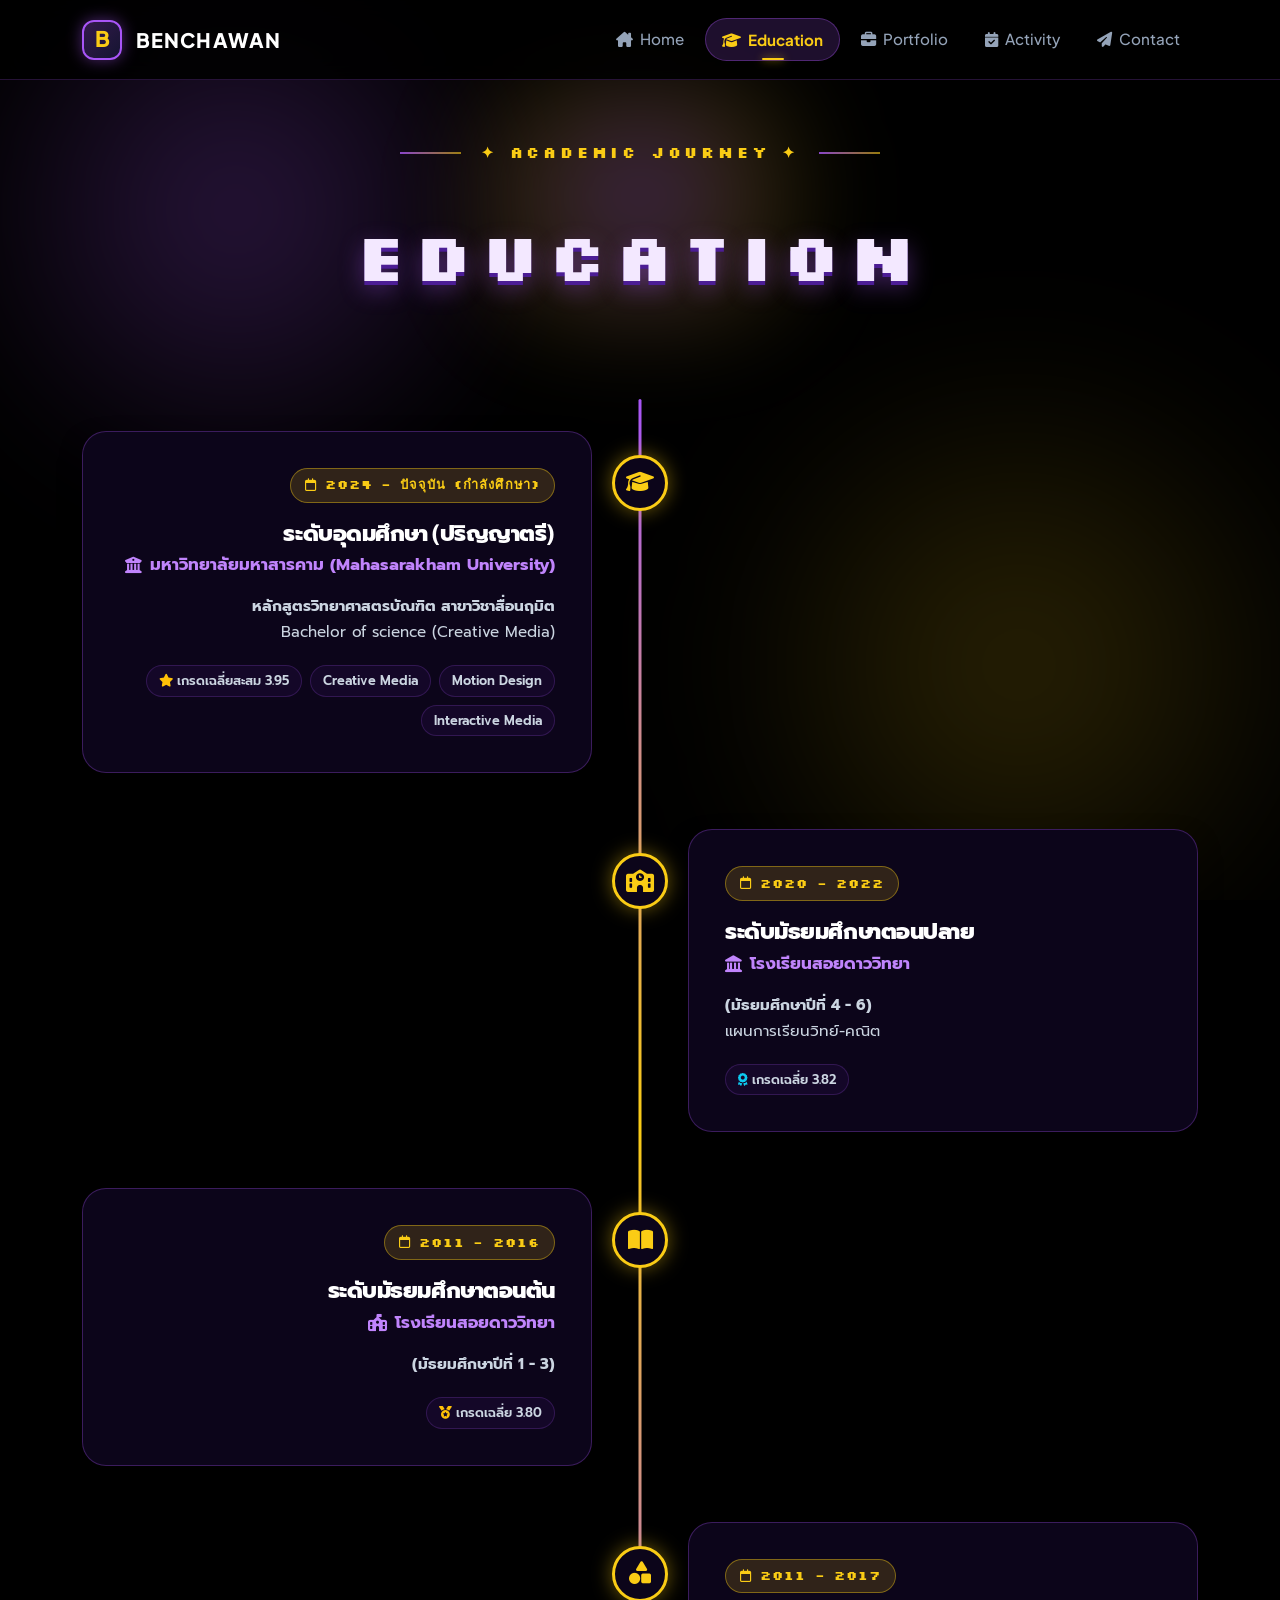
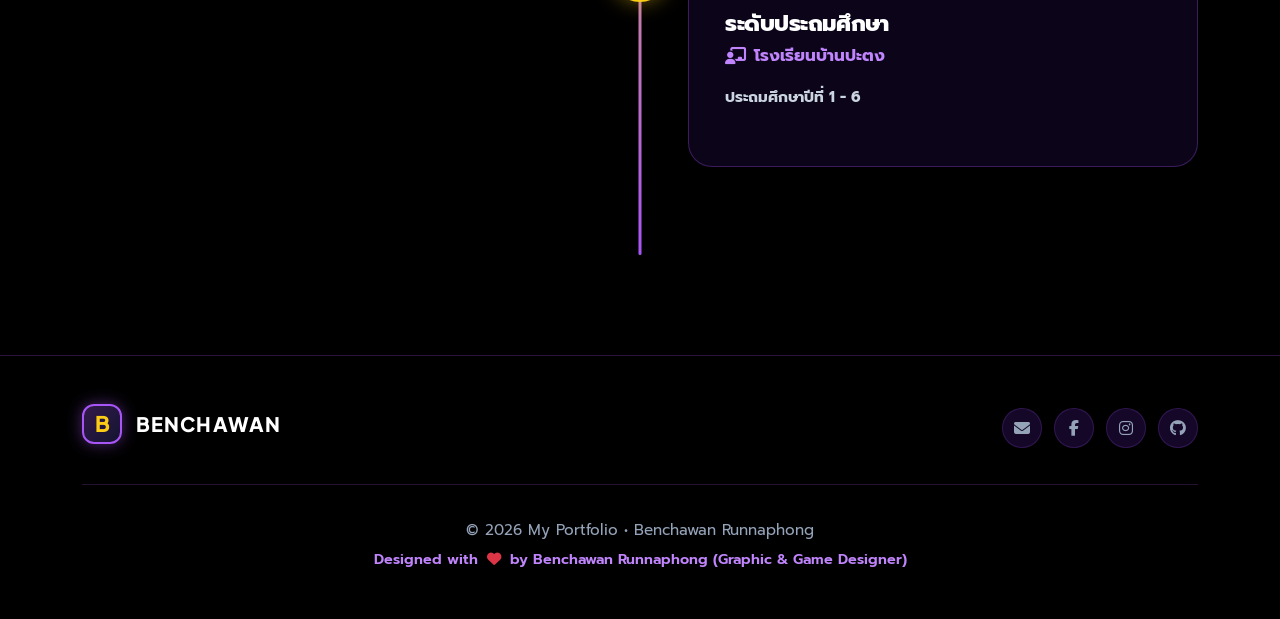
<file: education.html>
<!DOCTYPE html>
<html lang="th" data-theme="dark">
<head>
  <meta charset="UTF-8">
  <meta name="viewport" content="width=device-width, initial-scale=1.0">
  <meta name="description" content="ประวัติการศึกษาทุกระดับชั้น - Benchawan Runnaphong สื่อนฤมิต (Creative Media)">
  <meta name="author" content="Benchawan Runnaphong">
  <title>Education | Benchawan Runnaphong - Creative Media Portfolio</title>

  <!-- Favicon -->
  <link rel="icon" type="image/svg+xml" href="assets/images/favicon.svg">

  <!-- Google Fonts: Silkscreen (Pixel Heading), Prompt & Plus Jakarta Sans -->
  <link rel="preconnect" href="https://fonts.googleapis.com">
  <link rel="preconnect" href="https://fonts.gstatic.com" crossorigin>
  <link href="https://fonts.googleapis.com/css2?family=Plus+Jakarta+Sans:wght@400;600;700;800;900&family=Prompt:wght@300;400;500;600;700;800&family=Silkscreen:wght@400;700&display=swap" rel="stylesheet">

  <!-- Bootstrap 5.3 CSS via CDN -->
  <link href="https://cdn.jsdelivr.net/npm/bootstrap@5.3.3/dist/css/bootstrap.min.css" rel="stylesheet">

  <!-- Font Awesome 6 Icons via CDN -->
  <link rel="stylesheet" href="https://cdnjs.cloudflare.com/ajax/libs/font-awesome/6.6.0/css/all.min.css">

  <!-- Custom CSS Files -->
  <link rel="stylesheet" href="assets/css/style.css">
  <link rel="stylesheet" href="assets/css/navbar.css">
  <link rel="stylesheet" href="assets/css/about.css">
  <link rel="stylesheet" href="assets/css/education.css">
  <link rel="stylesheet" href="assets/css/footer.css">
  <link rel="stylesheet" href="assets/css/hero.css">
  <link rel="stylesheet" href="assets/css/footer.css">


  
</head>
<body>

  <!-- Ambient Animated Glowing Orbs Background -->
  <div class="bg-ambient">
    <div class="ambient-orb-1"></div>
    <div class="ambient-orb-2"></div>
  </div>

  <!-- Preloader Loading Animation -->
  <div id="preloader">
    <div class="loader-spinner">
      <div class="loader-ring"></div>
      <div class="loader-ring"></div>
      <div class="loader-ring"></div>
    </div>
    <div class="loader-text">CREATIVE MEDIA PORTFOLIO</div>
  </div>

 <!-- Header & Navigation Bar (Matching Image 1 & 2) -->
  <header>
    <nav class="navbar navbar-expand-lg custom-navbar">
      <div class="container">
        <!-- Brand Logo: [B] BENCHAWAN -->
        <a class="navbar-brand-custom" href="index.html">
          <div class="brand-square-b">
            <span>B</span>
          </div>
          <span class="brand-text-spooky">BENCHAWAN</span>
        </a>

        <!-- Right Side: Dark/Light Mode Button & Mobile Toggler -->
        <div class="d-flex align-items-center gap-2 order-lg-last">
          
          <button class="navbar-toggler navbar-toggler-custom d-lg-none" type="button" data-bs-toggle="collapse" data-bs-target="#navbarContent" aria-controls="navbarContent" aria-expanded="false" aria-label="Toggle navigation">
            <i class="fa-solid fa-bars-staggered"></i>
          </button>
        </div>

        <!-- Navigation Links -->
        <div class="collapse navbar-collapse navbar-collapse-custom" id="navbarContent">
          <ul class="navbar-nav ms-auto mb-2 mb-lg-0">
            <li class="nav-item">
              <a class="nav-link" href="index.html"><i class="fa-solid fa-house-chimney me-1"></i> Home</a>
            </li>
            <li class="nav-item">
              <a class="nav-link active" href="education.html"><i class="fa-solid fa-graduation-cap me-1"></i> Education</a>
            </li>
            <li class="nav-item">
              <a class="nav-link" href="portfolio.html"><i class="fa-solid fa-briefcase me-1"></i> Portfolio</a>
            </li>
            <li class="nav-item">
              <a class="nav-link" href="activity.html"><i class="fa-solid fa-calendar-check me-1"></i> Activity</a>
            </li>
            <li class="nav-item">
              <a class="nav-link" href="contact.html"><i class="fa-solid fa-paper-plane me-1"></i> Contact</a>
            </li>
          </ul>
        </div>
      </div>
    </nav>
  </header>


  <!-- Page Header -->
  <section class="page-header">
    <div class="page-header-glow"></div>
    <div class="container position-relative">
      <div class="section-title-wrapper reveal">
        <span class="about-education-sub">✦ ACADEMIC JOURNEY ✦</span>
        <h1 class="about-pixel-title">Education</h1>
      </div>
    </div>
  </section>

  <!-- Education Timeline Section -->
  <section class="education-section">
    <div class="container">
      <div class="education-timeline reveal">

        <!-- 1. ระดับอุดมศึกษา / ปริญญาตรี -->
        <div class="edu-timeline-item">
          <div class="edu-node-icon">
            <i class="fa-solid fa-graduation-cap"></i>
          </div>
          <div class="card-glass edu-card">
            <div class="edu-year-badge">
              <i class="fa-regular fa-calendar"></i> 2024 - ปัจจุบัน (กำลังศึกษา)
            </div>
            <h2 class="edu-title">ระดับอุดมศึกษา (ปริญญาตรี)</h2>
            <div class="edu-school">
              <i class="fa-solid fa-building-columns"></i> มหาวิทยาลัยมหาสารคาม (Mahasarakham University)
            </div>
            <p class="edu-desc">
              <strong>หลักสูตรวิทยาศาสตรบัณฑิต สาขาวิชาสื่อนฤมิต</strong><br>
              Bachelor of science (Creative Media)
            </p>
            <div class="edu-tags">
              <span class="edu-tag-pill"><i class="fa-solid fa-star text-warning me-1"></i>เกรดเฉลี่ยสะสม 3.95</span>
              <span class="edu-tag-pill">Creative Media</span>
              <span class="edu-tag-pill">Motion Design</span>
              <span class="edu-tag-pill">Interactive Media</span>
            </div>
          </div>
        </div>

        <!-- 2. ระดับมัธยมศึกษาตอนปลาย -->
        <div class="edu-timeline-item">
          <div class="edu-node-icon">
            <i class="fa-solid fa-school"></i>
          </div>
          <div class="card-glass edu-card">
            <div class="edu-year-badge">
              <i class="fa-regular fa-calendar"></i> 2020 - 2022
            </div>
            <h2 class="edu-title">ระดับมัธยมศึกษาตอนปลาย</h2>
            <div class="edu-school">
              <i class="fa-solid fa-landmark"></i> โรงเรียนสอยดาววิทยา
            </div>
            <p class="edu-desc">
              <strong>(มัธยมศึกษาปีที่ 4 - 6)</strong><br>
แผนการเรียนวิทย์-คณิต            </p>
            <div class="edu-tags">
              <span class="edu-tag-pill"><i class="fa-solid fa-award text-info me-1"></i>เกรดเฉลี่ย 3.82</span>
            </div>
          </div>
        </div>

        <!-- 3. ระดับมัธยมศึกษาตอนต้น -->
        <div class="edu-timeline-item">
          <div class="edu-node-icon">
            <i class="fa-solid fa-book-open"></i>
          </div>
          <div class="card-glass edu-card">
            <div class="edu-year-badge">
              <i class="fa-regular fa-calendar"></i> 2011 - 2016
            </div>
            <h2 class="edu-title">ระดับมัธยมศึกษาตอนต้น</h2>
            <div class="edu-school">
              <i class="fa-solid fa-school-flag"></i> โรงเรียนสอยดาววิทยา
            </div>
            <p class="edu-desc">
              <strong>(มัธยมศึกษาปีที่ 1 - 3)</strong><br>
              
            <div class="edu-tags">
              <span class="edu-tag-pill"><i class="fa-solid fa-medal text-warning me-1"></i>เกรดเฉลี่ย 3.80</span>
            </div>
          </div>
        </div>

        <!-- 4. ระดับประถมศึกษา -->
        <div class="edu-timeline-item">
          <div class="edu-node-icon">
            <i class="fa-solid fa-shapes"></i>
          </div>
          <div class="card-glass edu-card">
            <div class="edu-year-badge">
              <i class="fa-regular fa-calendar"></i> 2011 - 2017
            </div>
            <h2 class="edu-title">ระดับประถมศึกษา</h2>
            <div class="edu-school">
              <i class="fa-solid fa-chalkboard-user"></i> โรงเรียนบ้านปะตง
            </div>
            <p class="edu-desc">
              <strong>ประถมศึกษาปีที่ 1 - 6</strong><br>
            </p>
            
          </div>
        </div>

      </div>
    </div>
  </section>

  <!-- Footer Component -->
  <footer class="site-footer">
    <div class="container">
      <div class="footer-top">
        <div class="footer-brand">
          <a class="navbar-brand-custom mb-2 d-inline-flex" href="index.html">
            <div class="brand-square-b">
              <span>B</span>
            </div>
            <span class="brand-text-spooky">BENCHAWAN</span>
          </a>
        </div>

        <div class="footer-social-links">
          <a href="mailto:nongaorn35@gmail.com" class="social-circle-link" title="Email" aria-label="Email"><i class="fa-solid fa-envelope"></i></a>
          <a href="https://facebook.com" target="_blank" rel="noopener noreferrer" class="social-circle-link" title="Facebook" aria-label="Facebook"><i class="fa-brands fa-facebook-f"></i></a>
          <a href="https://www.instagram.com/aemonrp_pk/" target="_blank" rel="noopener noreferrer" class="social-circle-link" title="Instagram" aria-label="Instagram"><i class="fa-brands fa-instagram"></i></a>
          <a href="https://github.com/nongaorn35-rp" target="_blank" rel="noopener noreferrer" class="social-circle-link" title="GitHub" aria-label="GitHub"><i class="fa-brands fa-github"></i></a>
        </div>
      </div>

      <div class="footer-bottom">
        <p class="copyright-text">© 2026 My Portfolio • Benchawan Runnaphong</p>
        <p class="designer-text">Designed with <i class="fa-solid fa-heart text-danger mx-1"></i> by Benchawan Runnaphong (Graphic & Game Designer)</p>
      </div>
    </div>
  </footer>

  <!-- Scroll To Top Floating Button -->
  <button class="scroll-to-top" id="scrollToTopBtn" type="button" aria-label="เลื่อนขึ้นด้านบน" title="เลื่อนขึ้นด้านบน">
    <i class="fa-solid fa-arrow-up"></i>
  </button>

  <!-- JavaScript Files -->
  <script src="https://cdn.jsdelivr.net/npm/bootstrap@5.3.3/dist/js/bootstrap.bundle.min.js"></script>
  <script src="assets/js/theme.js"></script>
  <script src="assets/js/navbar.js"></script>
  <script src="assets/js/animations.js"></script>
  <script src="assets/js/main.js"></script>
</body>
</html>
</file>
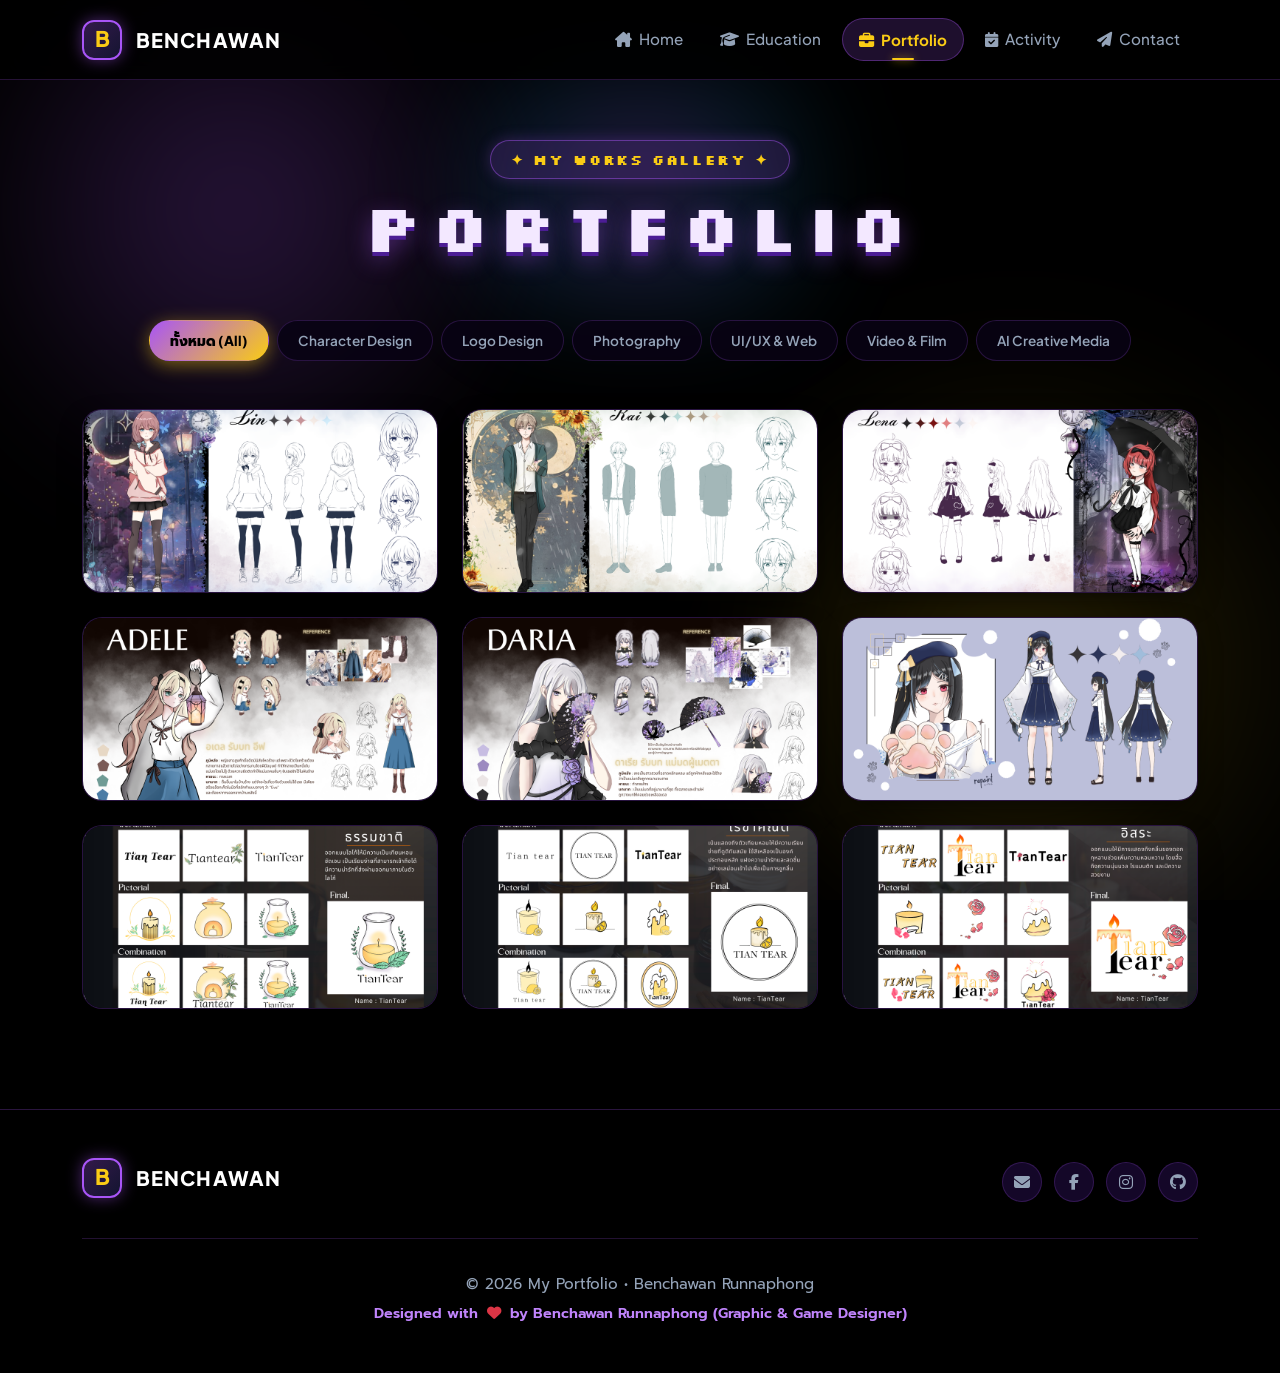
<file: portfolio.html>
<!DOCTYPE html>
<html lang="th" data-theme="dark">
<head>
  <meta charset="UTF-8">
  <meta name="viewport" content="width=device-width, initial-scale=1.0">
  <meta name="description" content="Portfolio ผลงานด้านสื่อนฤมิต (Creative Media) - Motion Graphic, UI/UX, Video, Photography, AI Media">
  <meta name="author" content="Benchawan Runnaphong">
  <title>Portfolio | Benchawan Runnaphong - Creative Media Portfolio</title>

  <!-- Favicon -->
  <link rel="icon" type="image/svg+xml" href="assets/images/favicon.svg">

  <!-- Google Fonts: Silkscreen (Pixel Heading), Prompt & Plus Jakarta Sans -->
  <link rel="preconnect" href="https://fonts.googleapis.com">
  <link rel="preconnect" href="https://fonts.gstatic.com" crossorigin>
  <link href="https://fonts.googleapis.com/css2?family=Plus+Jakarta+Sans:wght@400;600;700;800;900&family=Prompt:wght@300;400;500;600;700;800&family=Silkscreen:wght@400;700&display=swap" rel="stylesheet">

  <!-- Bootstrap 5.3 CSS via CDN -->
  <link href="https://cdn.jsdelivr.net/npm/bootstrap@5.3.3/dist/css/bootstrap.min.css" rel="stylesheet">

  <!-- Font Awesome 6 Icons via CDN -->
  <link rel="stylesheet" href="https://cdnjs.cloudflare.com/ajax/libs/font-awesome/6.6.0/css/all.min.css">

  <!-- Custom CSS Files -->
  <link rel="stylesheet" href="assets/css/style.css">
  <link rel="stylesheet" href="assets/css/navbar.css">
  <link rel="stylesheet" href="assets/css/portfolio.css">
  <link rel="stylesheet" href="assets/css/footer.css">
  <link rel="stylesheet" href="assets/css/hero.css">
  <link rel="stylesheet" href="assets/css/footer.css">
</head>
<body>

  <!-- Ambient Animated Glowing Orbs Background -->
  <div class="bg-ambient">
    <div class="ambient-orb-1"></div>
    <div class="ambient-orb-2"></div>
  </div>

  <!-- Preloader Loading Animation -->
  <div id="preloader">
    <div class="loader-spinner">
      <div class="loader-ring"></div>
      <div class="loader-ring"></div>
      <div class="loader-ring"></div>
    </div>
    <div class="loader-text">CREATIVE MEDIA PORTFOLIO</div>
  </div>

  <!-- Header & Navigation Bar -->
  <header>
    <nav class="navbar navbar-expand-lg custom-navbar">
      <div class="container">
        <!-- Brand Logo: [B] BENCHAWAN -->
        <a class="navbar-brand-custom" href="index.html">
          <div class="brand-square-b">
            <span>B</span>
          </div>
          <span class="brand-text-spooky">BENCHAWAN</span>
        </a>

        <!-- Right Side: Mobile Toggler -->
        <div class="d-flex align-items-center gap-2 order-lg-last">
          <button class="navbar-toggler navbar-toggler-custom d-lg-none" type="button" data-bs-toggle="collapse" data-bs-target="#navbarContent" aria-controls="navbarContent" aria-expanded="false" aria-label="Toggle navigation">
            <i class="fa-solid fa-bars-staggered"></i>
          </button>
        </div>

        <!-- Navigation Links -->
        <div class="collapse navbar-collapse navbar-collapse-custom" id="navbarContent">
          <ul class="navbar-nav ms-auto mb-2 mb-lg-0">
            <li class="nav-item">
              <a class="nav-link" href="index.html"><i class="fa-solid fa-house-chimney me-1"></i> Home</a>
            </li>
            <li class="nav-item">
              <a class="nav-link" href="education.html"><i class="fa-solid fa-graduation-cap me-1"></i> Education</a>
            </li>
            <li class="nav-item">
              <a class="nav-link active" href="portfolio.html"><i class="fa-solid fa-briefcase me-1"></i> Portfolio</a>
            </li>
            <li class="nav-item">
              <a class="nav-link" href="activity.html"><i class="fa-solid fa-calendar-check me-1"></i> Activity</a>
            </li>
            <li class="nav-item">
              <a class="nav-link" href="contact.html"><i class="fa-solid fa-paper-plane me-1"></i> Contact</a>
            </li>
          </ul>
        </div>
      </div>
    </nav>
  </header>

  <!-- Page Header -->
  <section class="page-header">
    <div class="page-header-glow"></div>
    <div class="container position-relative">
      <div class="section-title-wrapper reveal">
        <span class="section-tag">✦ MY WORKS GALLERY ✦</span>
        <h1 class="about-pixel-title">Portfolio</h1>
      </div>
    </div>
  </section>

  <!-- Portfolio Showcase Section -->
  <section class="portfolio-section pt-0">
    <div class="container">
      
      <!-- Filter Category Buttons -->
      <div class="portfolio-filters reveal">
        <button class="filter-btn active" data-filter="all">ทั้งหมด (All)</button>
        <button class="filter-btn" data-filter="Character">Character Design</button>
        <button class="filter-btn" data-filter="Logo">Logo Design</button>
        <button class="filter-btn" data-filter="photo">Photography</button>
        <button class="filter-btn" data-filter="uiux">UI/UX & Web</button>
        <button class="filter-btn" data-filter="video">Video & Film</button>
        <button class="filter-btn" data-filter="ai">AI Creative Media</button>
      </div>

      <!-- Portfolio Grid Items -->
      <div class="row g-4" id="portfolioGrid">

        <!-- Project 1: Character Design -->
        <div class="col-md-6 col-lg-4 portfolio-item" data-category="Character">
          <div class="portfolio-card card-glass">
            <div class="portfolio-img-wrapper">
              <img src="assets/images/imgch1.png" alt="Cyberpunk Neo-Bangkok" class="portfolio-img" loading="lazy">
              <span class="portfolio-category-badge">ออกแบบตัวละคร: Lin</span>
              <div class="portfolio-overlay">
                <button class="btn btn-primary-custom btn-sm view-project-btn" data-bs-toggle="modal" data-bs-target="#projectModal1">
                  <i class="fa-solid fa-arrow-up-right-from-square me-1"></i> ดูรายละเอียด
                </button>
              </div>
            </div>
            <div class="portfolio-info">
              <h3 class="portfolio-title">ออกแบบตัวละคร: Lin</h3>
              <p class="portfolio-desc">ออกแบบตัวละคร: Lin Character Design ผลงานออกแบบตัวละคร Lin สำหรับโปรเจกต์นิยาย แสดงรายละเอียดชุด สีหน้า และมุมมองตัวละครหลายมุม</p>
              <div class="portfolio-tags">
                <span class="portfolio-tag">ibis paint x</span>
                <span class="portfolio-tag">ibis paint x</span>
                <span class="portfolio-tag">ibis paint x</span>
              </div>
            </div>
          </div>
        </div>

        

        <!-- Project 2: Branding -->
        <div class="col-md-6 col-lg-4 portfolio-item" data-category="Character">
          <div class="portfolio-card card-glass">
            <div class="portfolio-img-wrapper">
              <img src="assets/images/imgch2.png" alt="Lumina Specialty Coffee" class="portfolio-img" loading="lazy">
              <span class="portfolio-category-badge">ออกแบบตัวละคร: Kai</span>
              <div class="portfolio-overlay">
                <button class="btn btn-primary-custom btn-sm view-project-btn" data-bs-toggle="modal" data-bs-target="#projectModal2">
                  <i class="fa-solid fa-arrow-up-right-from-square me-1"></i> ดูรายละเอียด
                </button>
              </div>
            </div>
            <div class="portfolio-info">
              <h3 class="portfolio-title">ออกแบบตัวละคร: Kai</h3>
              <p class="portfolio-desc">ออกแบบตัวละคร: Kai Character Design ผลงานออกแบบตัวละคร Kai สำหรับโปรเจกต์นิยาย แสดงรายละเอียดชุด สีหน้า และมุมมองตัวละครหลายมุม</p>
              <div class="portfolio-tags">
                <span class="portfolio-tag">ibis paint x</span>
                <span class="portfolio-tag">ibis paint x</span>
                <span class="portfolio-tag">ibis paint x</span>
              </div>
            </div>
          </div>
        </div>

        <!-- Project 3: Character Design -->
        <div class="col-md-6 col-lg-4 portfolio-item" data-category="Character">
          <div class="portfolio-card card-glass">
            <div class="portfolio-img-wrapper">
              <img src="assets/images/imgch3.png" alt="Aurora Music Festival" class="portfolio-img" loading="lazy">
              <span class="portfolio-category-badge">ออกแบบตัวละคร: Lena</span>
              <div class="portfolio-overlay">
                <button class="btn btn-primary-custom btn-sm view-project-btn" data-bs-toggle="modal" data-bs-target="#projectModal3">
                  <i class="fa-solid fa-arrow-up-right-from-square me-1"></i> ดูรายละเอียด
                </button>
              </div>
            </div>
            <div class="portfolio-info">
              <h3 class="portfolio-title">ออกแบบตัวละคร: Lena</h3>
              <p class="portfolio-desc">ออกแบบตัวละคร: Lena Character Design ผลงานออกแบบตัวละคร Lena สำหรับโปรเจกต์นิยาย แสดงรายละเอียดชุด สีหน้า และมุมมองตัวละครหลายมุม</p>
              <div class="portfolio-tags">
                <span class="portfolio-tag">ibis paint x</span>
                <span class="portfolio-tag">ibis paint x</span>
                <span class="portfolio-tag">ibis paint x</span>
              </div>
            </div>
          </div>
        </div>

        <!-- Project 4: Character Design -->
        <div class="col-md-6 col-lg-4 portfolio-item" data-category="Character">
          <div class="portfolio-card card-glass">
            <div class="portfolio-img-wrapper">
              <img src="assets/images/imgch4.png" alt="Metaverse Art Gallery" class="portfolio-img" loading="lazy">
              <span class="portfolio-category-badge">ออกแบบตัวละคร: Adele</span>
              <div class="portfolio-overlay">
                <button class="btn btn-primary-custom btn-sm view-project-btn" data-bs-toggle="modal" data-bs-target="#projectModal4">
                  <i class="fa-solid fa-arrow-up-right-from-square me-1"></i> ดูรายละเอียด
                </button>
              </div>
            </div>
            <div class="portfolio-info">
              <h3 class="portfolio-title">ออกแบบตัวละคร: Adele</h3>
              <p class="portfolio-desc">ออกแบบตัวละคร: Adele Character Design ผลงานออกแบบตัวละคร Adele สำหรับโปรเจกต์นิยาย แสดงรายละเอียดชุด สีหน้า และมุมมองตัวละครหลายมุม</p>
              <div class="portfolio-tags">
                <span class="portfolio-tag">ibis paint x</span>
                <span class="portfolio-tag">ibis paint x</span>
                <span class="portfolio-tag">ibis paint x</span>
              </div>
            </div>
          </div>
        </div>

        <!-- Project 5: Character Design -->
        <div class="col-md-6 col-lg-4 portfolio-item" data-category="Character">
          <div class="portfolio-card card-glass">
            <div class="portfolio-img-wrapper">
              <img src="assets/images/imgch5.png" alt="Echoes of Nature" class="portfolio-img" loading="lazy">
              <span class="portfolio-category-badge">ออกแบบตัวละคร: Daria</span>
              <div class="portfolio-overlay">
                <button class="btn btn-primary-custom btn-sm view-project-btn" data-bs-toggle="modal" data-bs-target="#projectModal5">
                  <i class="fa-solid fa-arrow-up-right-from-square me-1"></i> ดูรายละเอียด
                </button>
              </div>
            </div>
            <div class="portfolio-info">
              <h3 class="portfolio-title">ออกแบบตัวละคร: Daria</h3>
              <p class="portfolio-desc">ออกแบบตัวละคร: Daria Character Design ผลงานออกแบบตัวละคร Daria สำหรับโปรเจกต์นิยาย แสดงรายละเอียดชุด สีหน้า และมุมมองตัวละครหลายมุม</p>
              <div class="portfolio-tags">
                <span class="portfolio-tag">ibis paint x</span>
                <span class="portfolio-tag">ibis paint x</span>
                <span class="portfolio-tag">ibis paint x</span>
              </div>
            </div>
          </div>
        </div>

        <!-- Project 6: Character Design -->
        <div class="col-md-6 col-lg-4 portfolio-item" data-category="Character">
          <div class="portfolio-card card-glass">
            <div class="portfolio-img-wrapper">
              <img src="assets/images/imgch6.png" alt="Synthesis AI Media Lab" class="portfolio-img" loading="lazy">
              <span class="portfolio-category-badge">ออกแบบตัวละคร OC</span>
              <div class="portfolio-overlay">
                <button class="btn btn-primary-custom btn-sm view-project-btn" data-bs-toggle="modal" data-bs-target="#projectModal6">
                  <i class="fa-solid fa-arrow-up-right-from-square me-1"></i> ดูรายละเอียด
                </button>
              </div>
            </div>
            <div class="portfolio-info">
              <h3 class="portfolio-title">ออกแบบตัวละคร OC</h3>
              <p class="portfolio-desc">ออกแบบตัวละคร: OC Character Design ผลงานออกแบบตัวละคร OC สำหรับโปรเจกต์นิยาย แสดงรายละเอียดชุด สีหน้า และมุมมองตัวละครหลายมุม</p>
              <div class="portfolio-tags">
                <span class="portfolio-tag">ibis paint x</span>
                <span class="portfolio-tag">ibis paint x</span>
                <span class="portfolio-tag">ibis paint x</span>
              </div>
            </div>
          </div>
        </div>

<!-- Project 7: Logo Design -->
        <div class="col-md-6 col-lg-4 portfolio-item" data-category="Logo">
          <div class="portfolio-card card-glass">
            <div class="portfolio-img-wrapper">
              <img src="assets/images/imglogo1.png" alt="Cyberpunk Neo-Bangkok" class="portfolio-img" loading="lazy">
              <span class="portfolio-category-badge">ออกแบบโลโก้</span>
              <div class="portfolio-overlay">
                <button class="btn btn-primary-custom btn-sm view-project-btn" data-bs-toggle="modal" data-bs-target="#projectModal7">
                  <i class="fa-solid fa-arrow-up-right-from-square me-1"></i> ดูรายละเอียด
                </button>
              </div>
            </div>
            <div class="portfolio-info">
              <h3 class="portfolio-title">ออกแบบโลโก้</h3>
              <p class="portfolio-desc">ผลงานออกแบบโลโก้สำหรับการศึกษา แสดงรายละเอียดสไตล์และแนวคิดการออกแบบของสินค้าเทียนหอม โดยใช้รูปทรงธรรมชาติ 9 แบบ มารวมกันเป็นภาพรวมที่สวยงาม</p>
              <div class="portfolio-tags">
                <span class="portfolio-tag">ibis paint x</span>
                <span class="portfolio-tag">ibis paint x</span>
                <span class="portfolio-tag">ibis paint x</span>
              </div>
            </div>
          </div>
        </div>

        <!-- Project 8: Logo Design -->
        <div class="col-md-6 col-lg-4 portfolio-item" data-category="Logo">
          <div class="portfolio-card card-glass">
            <div class="portfolio-img-wrapper">
              <img src="assets/images/imglogo2.png" alt="Cyberpunk Neo-Bangkok" class="portfolio-img" loading="lazy">
              <span class="portfolio-category-badge">ออกแบบโลโก้</span>
              <div class="portfolio-overlay">
                <button class="btn btn-primary-custom btn-sm view-project-btn" data-bs-toggle="modal" data-bs-target="#projectModal8">
                  <i class="fa-solid fa-arrow-up-right-from-square me-1"></i> ดูรายละเอียด
                </button>
              </div>
            </div>
            <div class="portfolio-info">
              <h3 class="portfolio-title">ออกแบบโลโก้</h3>
              <p class="portfolio-desc">ผลงานออกแบบโลโก้สำหรับการศึกษา แสดงรายละเอียดสไตล์และแนวคิดการออกแบบของสินค้าเทียนหอม โดยใช้รูปทรงเรขาคณิต 9 แบบ มารวมกันเป็นภาพรวมที่สวยงาม</p>
              <div class="portfolio-tags">
                <span class="portfolio-tag">ibis paint x</span>
                <span class="portfolio-tag">ibis paint x</span>
                <span class="portfolio-tag">ibis paint x</span>
              </div>
            </div>
          </div>
        </div>


<!-- Project 9: Logo Design -->
        <div class="col-md-6 col-lg-4 portfolio-item" data-category="Logo">
          <div class="portfolio-card card-glass">
            <div class="portfolio-img-wrapper">
              <img src="assets/images/imglogo3.png" alt="Cyberpunk Neo-Bangkok" class="portfolio-img" loading="lazy">
              <span class="portfolio-category-badge">ออกแบบโลโก้</span>
              <div class="portfolio-overlay">
                <button class="btn btn-primary-custom btn-sm view-project-btn" data-bs-toggle="modal" data-bs-target="#projectModal9">
                  <i class="fa-solid fa-arrow-up-right-from-square me-1"></i> ดูรายละเอียด
                </button>
              </div>
            </div>
            <div class="portfolio-info">
              <h3 class="portfolio-title">ออกแบบโลโก้</h3>
              <p class="portfolio-desc">ผลงานออกแบบโลโก้สำหรับการศึกษา แสดงรายละเอียดสไตล์และแนวคิดการออกแบบของสินค้าเทียนหอม โดยใช้รูปทรงอิสระ 9 แบบ มารวมกันเป็นภาพรวมที่สวยงาม</p>
              <div class="portfolio-tags">
                <span class="portfolio-tag">ibis paint x</span>
                <span class="portfolio-tag">ibis paint x</span>
                <span class="portfolio-tag">ibis paint x</span>
              </div>
            </div>
          </div>
        </div>


      </div>
    </div>
  </section>

  <!-- Project Modals -->
  <!-- Modal 1 -->
  <div class="modal fade" id="projectModal1" tabindex="-1" aria-labelledby="projectModal1Label" aria-hidden="true ">
    <div class="modal-dialog modal-lg modal-dialog-centered">
      <div class="modal-content modal-content-custom bg-dark text-light">
        <div class="modal-header modal-header-custom">
          <h3 class="modal-title h5 fw-bold" id="projectModal1Label"><i class="fa-solid fa-palette text-warning me-2"></i>ออกแบบตัวละคร: Lin</h3>
          <button type="button" class="btn-close btn-close-white" data-bs-dismiss="modal" aria-label="Close"></button>
        </div>
        <div class="modal-body modal-body-custom">
          <img src="assets/images/imgch1.png" alt="Cyberpunk Character" class="img-fluid rounded-4 mb-4 w-100">
          <h4 class="h6 fw-bold text-gradient-yellow mb-2">แนวคิดและการสร้างสรรค์</h4>
          <p class="text-light">ผลงานออกแบบตัวละคร Lin สำหรับโปรเจกต์นิยาย แสดงรายละเอียดชุด สีหน้า และมุมมองตัวละครหลายมุม</p>
          <div class="row g-3 my-2">
            <div class="col-sm-6"><strong class="text-gradient-yellow">หมวดหมู่:</strong> Character Design</div>
            <div class="col-sm-6"><strong class="text-gradient-yellow">ซอฟต์แวร์:</strong> ibis Paint X</div>
            <div class="col-sm-6"><strong class="text-gradient-yellow">ระยะเวลา:</strong> 2 สัปดาห์</div>
            <div class="col-sm-6"><strong class="text-gradient-yellow">บทบาท:</strong> Character Design</div>
          </div>
        </div>
      </div>
    </div>
  </div>

  <!-- Modal 2 -->
  <div class="modal fade" id="projectModal2" tabindex="-1" aria-labelledby="projectModal2Label" aria-hidden="true">
    <div class="modal-dialog modal-lg modal-dialog-centered">
      <div class="modal-content modal-content-custom bg-dark text-light">
        <div class="modal-header modal-header-custom">
          <h3 class="modal-title h5 fw-bold" id="projectModal2Label"><i class="fa-solid fa-palette text-warning me-2"></i>ออกแบบตัวละคร: Kai</h3>
          <button type="button" class="btn-close btn-close-white" data-bs-dismiss="modal" aria-label="Close"></button>
        </div>
        <div class="modal-body modal-body-custom">
          <img src="assets/images/imgch2.png" alt="ออกแบบตัวละคร: Kai" class="img-fluid rounded-4 mb-4 w-100">
          <h4 class="h6 fw-bold text-gradient-yellow mb-2">แนวคิดและการสร้างสรรค์</h4>
          <p class="text-light">คอนเซปต์อาร์ตตัวละคร Kai สไตล์เรียบหรู เน้นโทนสีเย็นและบรรยากาศยามค่ำคืน</p>
          <div class="row g-3 my-2">
            <div class="col-sm-6"><strong class="text-gradient-yellow">หมวดหมู่:</strong> Character Design</div>
            <div class="col-sm-6"><strong class="text-gradient-yellow">ซอฟต์แวร์:</strong> ibis Paint X</div>
            <div class="col-sm-6"><strong class="text-gradient-yellow">ระยะเวลา:</strong> 2 สัปดาห์</div>
            <div class="col-sm-6"><strong class="text-gradient-yellow">บทบาท:</strong> Character Design</div>
          </div>
        </div>
      </div>
    </div>
  </div>

  <!-- Modal 3 -->
  <div class="modal fade" id="projectModal3" tabindex="-1" aria-labelledby="projectModal3Label" aria-hidden="true">
    <div class="modal-dialog modal-lg modal-dialog-centered">
      <div class="modal-content modal-content-custom bg-dark text-light">
        <div class="modal-header modal-header-custom">
          <h3 class="modal-title h5 fw-bold" id="projectModal3Label"><i class="fa-solid fa-palette text-warning me-2"></i>ออกแบบตัวละคร: Lena</h3>
          <button type="button" class="btn-close btn-close-white" data-bs-dismiss="modal" aria-label="Close"></button>
        </div>
        <div class="modal-body modal-body-custom">
          <img src="assets/images/imgch3.png" alt="Aurora Photo" class="img-fluid rounded-4 mb-4 w-100">
          <h4 class="h6 fw-bold text-gradient-yellow mb-2">แนวคิดและการสร้างสรรค์</h4>
          <p class="text-light">คอนเซปต์อาร์ตตัวละคร Lena เน้นสไตล์การแต่งกายแบบโกธิคและอิริยาบถต่างๆ</p>
          <div class="row g-3 my-2">
            <div class="col-sm-6"><strong class="text-gradient-yellow">หมวดหมู่:</strong> Character Design</div>
            <div class="col-sm-6"><strong class="text-gradient-yellow">ซอฟต์แวร์:</strong> ibis Paint X</div>
            <div class="col-sm-6"><strong class="text-gradient-yellow">ระยะเวลา:</strong> 2 สัปดาห์</div>
            <div class="col-sm-6"><strong class="text-gradient-yellow">บทบาท:</strong> Character Design</div>
          </div>
        </div>
      </div>
    </div>
  </div>

  <!-- Modal 4 -->
  <div class="modal fade" id="projectModal4" tabindex="-1" aria-labelledby="projectModal4Label" aria-hidden="true">
    <div class="modal-dialog modal-lg modal-dialog-centered">
      <div class="modal-content modal-content-custom bg-dark text-light">
        <div class="modal-header modal-header-custom">
          <h3 class="modal-title h5 fw-bold" id="projectModal4Label"><i class="fa-solid fa-palette text-warning me-2"></i>ออกแบบตัวละคร: Adele</h3>
          <button type="button" class="btn-close btn-close-white" data-bs-dismiss="modal" aria-label="Close"></button>
        </div>
        <div class="modal-body modal-body-custom">
          <img src="assets/images/imgch4.png" alt="ออกแบบตัวละคร: Adele" class="img-fluid rounded-4 mb-4 w-100">
          <h4 class="h6 fw-bold text-gradient-yellow mb-2">แนวคิดและการสร้างสรรค์</h4>
          <p class="text-light">ออกแบบตัวละครหลักสำหรับโปรเจกต์เกมแนวแฟนตาซี แสดงรายละเอียดชุด สีหน้า และมุมมองตัวละครหลายมุม</p>
          <div class="row g-3 my-2">
            <div class="col-sm-6"><strong class="text-gradient-yellow">หมวดหมู่:</strong> Character Design</div>
            <div class="col-sm-6"><strong class="text-gradient-yellow">ซอฟต์แวร์:</strong> ibis Paint X</div>
            <div class="col-sm-6"><strong class="text-gradient-yellow">ระยะเวลา:</strong> 2 วัน</div>
            <div class="col-sm-6"><strong class="text-gradient-yellow">บทบาท:</strong> Character Design Game</div>
          </div>
        </div>
      </div>
    </div>
  </div>

  <!-- Modal 5 -->
  <div class="modal fade" id="projectModal5" tabindex="-1" aria-labelledby="projectModal5Label" aria-hidden="true">
    <div class="modal-dialog modal-lg modal-dialog-centered">
      <div class="modal-content modal-content-custom bg-dark text-light">
        <div class="modal-header modal-header-custom">
          <h3 class="modal-title h5 fw-bold" id="projectModal5Label"><i class="fa-solid fa-palette text-warning me-2"></i>ออกแบบตัวละคร: Daria</h3>
          <button type="button" class="btn-close btn-close-white" data-bs-dismiss="modal" aria-label="Close"></button>
        </div>
        <div class="modal-body modal-body-custom">
          <img src="assets/images/imgch5.png" alt="ออกแบบตัวละคร: Daria" class="img-fluid rounded-4 mb-4 w-100">
          <h4 class="h6 fw-bold text-gradient-yellow mb-2">แนวคิดและการสร้างสรรค์</h4>
          <p class="text-light">ออกแบบตัวละครแม่มดสำหรับโปรเจกต์เกมแนวแฟนตาซี ในโทนสีเข้มลึกลับ ตกแต่งด้วยพัดลายลูกไม้ และรายละเอียดพรอพประจำตัว</p>
          <div class="row g-3 my-2">
            <div class="col-sm-6"><strong class="text-gradient-yellow">หมวดหมู่:</strong> Character Design</div>
            <div class="col-sm-6"><strong class="text-gradient-yellow">ซอฟต์แวร์:</strong> ibis Paint X</div>
            <div class="col-sm-6"><strong class="text-gradient-yellow">ระยะเวลา:</strong> 1 วัน</div>
            <div class="col-sm-6"><strong class="text-gradient-yellow">บทบาท:</strong> Character Design Game</div>
          </div>
        </div>
      </div>
    </div>
  </div>

  <!-- Modal 6 -->
  <div class="modal fade" id="projectModal6" tabindex="-1" aria-labelledby="projectModal6Label" aria-hidden="true">
    <div class="modal-dialog modal-lg modal-dialog-centered">
      <div class="modal-content modal-content-custom bg-dark text-light">
        <div class="modal-header modal-header-custom">
          <h3 class="modal-title h5 fw-bold" id="projectModal6Label"><i class="fa-solid fa-palette text-warning me-2"></i>ออกแบบตัวละคร OC</h3>
          <button type="button" class="btn-close btn-close-white" data-bs-dismiss="modal" aria-label="Close"></button>
        </div>
        <div class="modal-body modal-body-custom">
          <img src="assets/images/imgch6.png" alt="ออกแบบตัวละคร OC" class="img-fluid rounded-4 mb-4 w-100">
          <h4 class="h6 fw-bold text-gradient-yellow mb-2">แนวคิดและการสร้างสรรค์</h4>
          <p class="text-light">มาสคอตประจำตัวสำหรับนำไปใช้ในงานสื่อต่างๆ ส่วนตัว ออกแบบโดยใช้สีน้ำเงินและขาวเป็นสีประจำตัว ใส่รายละเอียดของดอกซากกุระกับจิ้งจอกที่เป็นดอกไม้และสัตว์ที่ชอบ</p>
          <div class="row g-3 my-2">
            <div class="col-sm-6"><strong class="text-gradient-yellow">หมวดหมู่:</strong> Character Design</div>
            <div class="col-sm-6"><strong class="text-gradient-yellow">ซอฟต์แวร์:</strong> ibis Paint X</div>
            <div class="col-sm-6"><strong class="text-gradient-yellow">ระยะเวลา:</strong> 1 สัปดาห์</div>
            <div class="col-sm-6"><strong class="text-gradient-yellow">บทบาท:</strong> Character Design</div>
          </div>
        </div>
      </div>
    </div>
  </div>

  <!-- Modal 7 -->
  <div class="modal fade" id="projectModal7" tabindex="-1" aria-labelledby="projectModal7Label" aria-hidden="true">
    <div class="modal-dialog modal-lg modal-dialog-centered">
      <div class="modal-content modal-content-custom bg-dark text-light">
        <div class="modal-header modal-header-custom">
          <h3 class="modal-title h5 fw-bold" id="projectModal7Label"><i class="fa-solid fa-palette text-warning me-2"></i>ออกแบบตัวละคร OC</h3>
          <button type="button" class="btn-close btn-close-white" data-bs-dismiss="modal" aria-label="Close"></button>
        </div>
        <div class="modal-body modal-body-custom">
          <img src="assets/images/imglogo1.png" alt="ออกแบบโลโก้" class="img-fluid rounded-4 mb-4 w-100">
          <h4 class="h6 fw-bold text-gradient-yellow mb-2">แนวคิดและการสร้างสรรค์</h4>
          <p class="text-light">ผลงานออกแบบโลโก้สำหรับการศึกษา แสดงรายละเอียดสไตล์และแนวคิดการออกแบบของสินค้าเทียนหอม โดยใช้รูปทรงธรรมชาติ 9 แบบ มารวมกันเป็นภาพรวมที่สวยงาม</p>
          <div class="row g-3 my-2">
            <div class="col-sm-6"><strong class="text-gradient-yellow">หมวดหมู่:</strong> Logo Design</div>
            <div class="col-sm-6"><strong class="text-gradient-yellow">ซอฟต์แวร์:</strong> ibis Paint X</div>
            <div class="col-sm-6"><strong class="text-gradient-yellow">ระยะเวลา:</strong> 1 สัปดาห์</div>
            <div class="col-sm-6"><strong class="text-gradient-yellow">บทบาท:</strong> Logo Design</div>
          </div>
        </div>
      </div>
    </div>
  </div>

  <!-- Modal 8 -->
  <div class="modal fade" id="projectModal8" tabindex="-1" aria-labelledby="projectModal8Label" aria-hidden="true">
    <div class="modal-dialog modal-lg modal-dialog-centered">
      <div class="modal-content modal-content-custom bg-dark text-light">
        <div class="modal-header modal-header-custom">
          <h3 class="modal-title h5 fw-bold" id="projectModal8Label"><i class="fa-solid fa-palette text-warning me-2"></i>ออกแบบตัวละคร OC</h3>
          <button type="button" class="btn-close btn-close-white" data-bs-dismiss="modal" aria-label="Close"></button>
        </div>
        <div class="modal-body modal-body-custom">
          <img src="assets/images/imglogo2.png" alt="ออกแบบโลโก้" class="img-fluid rounded-4 mb-4 w-100">
          <h4 class="h6 fw-bold text-gradient-yellow mb-2">แนวคิดและการสร้างสรรค์</h4>
          <p class="text-light">ผลงานออกแบบโลโก้สำหรับการศึกษา แสดงรายละเอียดสไตล์และแนวคิดการออกแบบของสินค้าเทียนหอม โดยใช้รูปทรงเรขาคณิต 9 แบบ มารวมกันเป็นภาพรวมที่สวยงาม</p>
          <div class="row g-3 my-2">
            <div class="col-sm-6"><strong class="text-gradient-yellow">หมวดหมู่:</strong> Logo Design</div>
            <div class="col-sm-6"><strong class="text-gradient-yellow">ซอฟต์แวร์:</strong> ibis Paint X</div>
            <div class="col-sm-6"><strong class="text-gradient-yellow">ระยะเวลา:</strong> 1 สัปดาห์</div>
            <div class="col-sm-6"><strong class="text-gradient-yellow">บทบาท:</strong> Logo Design</div>
          </div>
        </div>
      </div>
    </div>
  </div>
  
  <!-- Modal 9 -->
  <div class="modal fade" id="projectModal9" tabindex="-1" aria-labelledby="projectModal9Label" aria-hidden="true">
    <div class="modal-dialog modal-lg modal-dialog-centered">
      <div class="modal-content modal-content-custom bg-dark text-light">
        <div class="modal-header modal-header-custom">
          <h3 class="modal-title h5 fw-bold" id="projectModal9Label"><i class="fa-solid fa-palette text-warning me-2"></i>ออกแบบตัวละคร OC</h3>
          <button type="button" class="btn-close btn-close-white" data-bs-dismiss="modal" aria-label="Close"></button>
        </div>
        <div class="modal-body modal-body-custom">
          <img src="assets/images/imglogo3.png" alt="ออกแบบโลโก้" class="img-fluid rounded-4 mb-4 w-100">
          <h4 class="h6 fw-bold text-gradient-yellow mb-2">แนวคิดและการสร้างสรรค์</h4>
          <p class="text-light">ผลงานออกแบบโลโก้สำหรับการศึกษา แสดงรายละเอียดสไตล์และแนวคิดการออกแบบของสินค้าเทียนหอม โดยใช้รูปทรงอิสระ 9 แบบ มารวมกันเป็นภาพรวมที่สวยงาม</p>
          <div class="row g-3 my-2">
            <div class="col-sm-6"><strong class="text-gradient-yellow">หมวดหมู่:</strong> Logo Design</div>
            <div class="col-sm-6"><strong class="text-gradient-yellow">ซอฟต์แวร์:</strong> ibis Paint X</div>
            <div class="col-sm-6"><strong class="text-gradient-yellow">ระยะเวลา:</strong> 1 สัปดาห์</div>
            <div class="col-sm-6"><strong class="text-gradient-yellow">บทบาท:</strong> Logo Design</div>
          </div>
        </div>
      </div>
    </div>
  </div>
  

  <!-- Footer Component -->
  <footer class="site-footer">
    <div class="container">
      <div class="footer-top">
        <div class="footer-brand">
          <a class="navbar-brand-custom mb-2 d-inline-flex" href="index.html">
            <div class="brand-square-b">
              <span>B</span>
            </div>
            <span class="brand-text-spooky">BENCHAWAN</span>
          </a>
        </div>

        <div class="footer-social-links">
          <a href="mailto:nongaorn35@gmail.com" class="social-circle-link" title="Email" aria-label="Email"><i class="fa-solid fa-envelope"></i></a>
          <a href="https://facebook.com" target="_blank" rel="noopener noreferrer" class="social-circle-link" title="Facebook" aria-label="Facebook"><i class="fa-brands fa-facebook-f"></i></a>
          <a href="https://www.instagram.com/aemonrp_pk/" target="_blank" rel="noopener noreferrer" class="social-circle-link" title="Instagram" aria-label="Instagram"><i class="fa-brands fa-instagram"></i></a>
          <a href="https://github.com/nongaorn35-rp" target="_blank" rel="noopener noreferrer" class="social-circle-link" title="GitHub" aria-label="GitHub"><i class="fa-brands fa-github"></i></a>
        </div>
      </div>

      <div class="footer-bottom">
        <p class="copyright-text">© 2026 My Portfolio • Benchawan Runnaphong</p>
        <p class="designer-text">Designed with <i class="fa-solid fa-heart text-danger mx-1"></i> by Benchawan Runnaphong (Graphic & Game Designer)</p>
      </div>
    </div>
  </footer>

  <!-- Scroll To Top Floating Button -->
  <button class="scroll-to-top" id="scrollToTopBtn" type="button" aria-label="เลื่อนขึ้นด้านบน" title="เลื่อนขึ้นด้านบน">
    <i class="fa-solid fa-arrow-up"></i>
  </button>

  <!-- JavaScript Files -->
  <script src="https://cdn.jsdelivr.net/npm/bootstrap@5.3.3/dist/js/bootstrap.bundle.min.js"></script>
  <script src="assets/js/theme.js"></script>
  <script src="assets/js/navbar.js"></script>
  <script src="assets/js/portfolio.js"></script>
  <script src="assets/js/animations.js"></script>
  <script src="assets/js/main.js"></script>
</body>
</html>
</file>
<file: assets/css/style.css>
/* ===================================================================
   * STYLESHEET: Global Variables & Base Theme
   * Project: Creative Media Student Portfolio
   * Description: Blue, Purple & Black Concept (ฟ้า ม่วง ดำ), Typography, Glassmorphism, Dark/Light Themes
   =================================================================== */

@import url('https://fonts.googleapis.com/css2?family=Plus+Jakarta+Sans:wght@300;400;500;600;700;800&family=Prompt:wght@300;400;500;600;700&display=swap');

/* --- Root Variables: Dark Mode by Default (Pure Black, Neon Purple & Gold Yellow Theme) --- */
:root {
  /* Typography */
  --font-heading: 'Plus Jakarta Sans', 'Prompt', sans-serif;
  --font-pixel: 'Silkscreen', monospace, sans-serif;
  --font-body: 'Prompt', 'Plus Jakarta Sans', sans-serif;

  /* Theme Palette: Midnight Pure Black, Neon Purple & Golden Yellow */
  --primary-blue: #a855f7;
  --primary-blue-hover: #c084fc;
  --accent-cyan: #facc15;

  --accent-purple: #a855f7;
  --accent-purple-light: #c084fc;
  --accent-purple-deep: #7e22ce;
  --accent-purple-glow: rgba(168, 85, 247, 0.5);

  --accent-yellow: #facc15;
  --accent-yellow-light: #fde047;
  --accent-yellow-glow: rgba(250, 204, 21, 0.55);
  --accent-white: #ffffff;

  --gradient-primary: linear-gradient(135deg, #a855f7 0%, #facc15 100%);
  --gradient-secondary: linear-gradient(135deg, #c084fc 0%, #a855f7 50%, #facc15 100%);
  --gradient-purple-yellow: linear-gradient(135deg, #a855f7 0%, #facc15 100%);
  --gradient-blue-purple: linear-gradient(135deg, #a855f7 0%, #facc15 100%);
  --gradient-hero: radial-gradient(circle at 50% 30%, rgba(168, 85, 247, 0.3) 0%, transparent 65%);

  /* Default Dark Mode Surface Colors (Pure Black & Deep Purple Space) */
  --bg-body: #000000;
  --bg-surface: #090314;
  --bg-surface-elevated: #140728;
  --text-main: #f8fafc;
  --text-muted: #94a3b8;
  --text-light: #cbd5e1;
  --border-subtle: rgba(168, 85, 247, 0.2);
  --border-hover: rgba(168, 85, 247, 0.65);

  /* Glassmorphism Variables */
  --glass-bg: rgba(9, 3, 20, 0.88);
  --glass-border: rgba(168, 85, 247, 0.3);
  --glass-shadow: 0 8px 32px 0 rgba(0, 0, 0, 0.7);
  --glass-blur: blur(16px);

  /* Component Shadows */
  --card-shadow: 0 10px 30px -10px rgba(0, 0, 0, 0.8);
  --card-shadow-hover: 0 20px 40px -12px rgba(168, 85, 247, 0.35);

  /* Transitions */
  --transition-fast: 0.2s cubic-bezier(0.4, 0, 0.2, 1);
  --transition-normal: 0.3s cubic-bezier(0.4, 0, 0.2, 1);
  --transition-slow: 0.5s cubic-bezier(0.4, 0, 0.2, 1);
  --transition-bounce: 0.4s cubic-bezier(0.68, -0.55, 0.265, 1.55);
}

/* --- Light Mode Variables --- */
[data-theme="light"] {
  --bg-body: #f8fafc;
  --bg-surface: #ffffff;
  --bg-surface-elevated: #f1f5f9;
  --text-main: #060712;
  --text-muted: #64748b;
  --text-light: #334155;
  --border-subtle: rgba(0, 0, 0, 0.08);
  --border-hover: rgba(168, 85, 247, 0.5);

  --gradient-hero: radial-gradient(circle at 20% 20%, rgba(14, 165, 233, 0.12) 0%, transparent 45%),
                         radial-gradient(circle at 80% 80%, rgba(168, 85, 247, 0.14) 0%, transparent 45%);

  --glass-bg: rgba(255, 255, 255, 0.88);
  --glass-border: rgba(168, 85, 247, 0.12);
  --glass-shadow: 0 8px 30px 0 rgba(168, 85, 247, 0.1);

  --card-shadow: 0 10px 25px -5px rgba(0, 0, 0, 0.06);
  --card-shadow-hover: 0 20px 35px -10px rgba(168, 85, 247, 0.25);
}

/* --- Global Reset & Base Styling --- */
*, *::before, *::after {
  box-sizing: border-box;
  margin: 0;
  padding: 0;
}

html {
  scroll-behavior: smooth;
  scroll-padding-top: 85px; /* Offset for sticky navbar */
}

body {
  font-family: var(--font-body);
  background-color: #000000 !important;
  color: var(--text-main);
  line-height: 1.7;
  overflow-x: hidden;
  transition: background-color var(--transition-normal), color var(--transition-normal);
  position: relative;
}

/* Background Ambient Orbs in Blue & Purple */
.bg-ambient {
  position: fixed;
  top: 0;
  left: 0;
  width: 100vw;
  height: 100vh;
  pointer-events: none;
  z-index: -1;
  overflow: hidden;
}

.ambient-orb-1 {
  position: absolute;
  top: -10%;
  left: -5%;
  width: 50vw;
  height: 50vw;
  max-width: 600px;
  max-height: 600px;
  background: radial-gradient(circle, rgba(168, 85, 247, 0.25) 0%, transparent 70%);
  border-radius: 50%;
  filter: blur(60px);
  animation: floatOrb 18s ease-in-out infinite alternate;
}

.ambient-orb-2 {
  position: absolute;
  bottom: -10%;
  right: -5%;
  width: 55vw;
  height: 55vw;
  max-width: 650px;
  max-height: 650px;
  background: radial-gradient(circle, rgba(250, 204, 21, 0.18) 0%, transparent 70%);
  border-radius: 50%;
  filter: blur(70px);
  animation: floatOrb 22s ease-in-out infinite alternate-reverse;
}

@keyframes floatOrb {
  0% { transform: translate(0, 0) scale(1); }
  50% { transform: translate(40px, -30px) scale(1.08); }
  100% { transform: translate(-30px, 40px) scale(0.95); }
}

/* --- Typography --- */
h1, h2, h3, h4, h5, h6 {
  font-family: var(--font-heading);
  font-weight: 700;
  color: var(--text-main);
  letter-spacing: -0.02em;
}

a {
  text-decoration: none;
  color: inherit;
  transition: color var(--transition-fast);
}

/* --- Reusable Components & Utilities --- */

/* Gradient Text Effect */
.text-gradient {
  background: var(--gradient-primary);
  -webkit-background-clip: text;
  -webkit-text-fill-color: transparent;
  background-clip: text;
  display: inline-block;
}

.text-gradient-blue,
.text-gradient-yellow {
  background: linear-gradient(135deg, #facc15 0%, #fde047 100%);
  -webkit-background-clip: text;
  -webkit-text-fill-color: transparent;
  background-clip: text;
  display: inline-block;
}

.text-gradient-purple {
  background: linear-gradient(135deg, #c084fc 0%, #a855f7 100%);
  -webkit-background-clip: text;
  -webkit-text-fill-color: transparent;
  background-clip: text;
  display: inline-block;
}

.text-gradient-white {
  background: linear-gradient(135deg, #ffffff 0%, #cbd5e1 100%);
  -webkit-background-clip: text;
  -webkit-text-fill-color: transparent;
  background-clip: text;
  display: inline-block;
}

/* Section Header Styles */
.section-header {
  margin-bottom: 3.5rem;
  text-align: center;
  position: relative;
}

.section-tag {
  display: inline-flex;
  align-items: center;
  gap: 0.5rem;
  font-family: var(--font-pixel);
  font-size: 0.85rem;
  font-weight: 700;
  text-transform: uppercase;
  letter-spacing: 0.12em;
  color: #facc15;
  background: rgba(168, 85, 247, 0.16);
  border: 1px solid rgba(168, 85, 247, 0.45);
  padding: 0.45rem 1.25rem;
  border-radius: 9999px;
  margin-bottom: 0.85rem;
  box-shadow: 0 0 15px rgba(168, 85, 247, 0.25);
}

.section-title {
  font-family: var(--font-heading);
  font-weight: 800;
  font-size: 2.25rem;
  margin-bottom: 0.75rem;
  color: #ffffff;
  letter-spacing: -0.01em;
  text-shadow: 0 4px 20px rgba(0, 0, 0, 0.8);
}

@media (min-width: 768px) {
  .section-title {
    font-size: 2.75rem;
  }
}

.section-subtitle {
  font-size: 1.05rem;
  color: var(--text-muted);
  max-width: 620px;
  margin: 0 auto;
}

/* Glassmorphism Card Utility */
.glass-card {
  background: var(--glass-bg);
  backdrop-filter: var(--glass-blur);
  -webkit-backdrop-filter: var(--glass-blur);
  border: 1px solid var(--glass-border);
  border-radius: 1.25rem;
  box-shadow: var(--card-shadow);
  transition: transform var(--transition-normal), box-shadow var(--transition-normal), border-color var(--transition-normal);
}

.glass-card:hover {
  border-color: var(--border-hover);
  box-shadow: var(--card-shadow-hover);
  transform: translateY(-5px);
}

/* Buttons */
.btn-primary-custom {
  background: linear-gradient(135deg, #a855f7 0%, #facc15 100%);
  color: #000000 !important;
  font-family: var(--font-heading);
  font-weight: 800;
  border: none;
  border-radius: 9999px;
  padding: 0.75rem 1.85rem;
  display: inline-flex;
  align-items: center;
  gap: 0.5rem;
  box-shadow: 0 4px 18px rgba(168, 85, 247, 0.45);
  transition: all var(--transition-normal);
  position: relative;
  overflow: hidden;
  z-index: 1;
}

.btn-primary-custom::after {
  content: '';
  position: absolute;
  top: 0;
  left: 0;
  width: 100%;
  height: 100%;
  background: linear-gradient(135deg, #facc15 0%, #a855f7 100%);
  opacity: 0;
  transition: opacity var(--transition-normal);
  z-index: -1;
  border-radius: 9999px;
}

.btn-primary-custom:hover {
  color: #000000 !important;
  transform: translateY(-3px) scale(1.02);
  box-shadow: 0 8px 25px rgba(250, 204, 21, 0.55);
}

.btn-primary-custom:hover::after {
  opacity: 1;
}

.btn-outline-custom {
  background: transparent;
  color: #ffffff !important;
  font-family: var(--font-heading);
  font-weight: 700;
  border: 2px solid rgba(168, 85, 247, 0.45);
  border-radius: 9999px;
  padding: 0.7rem 1.65rem;
  display: inline-flex;
  align-items: center;
  gap: 0.5rem;
  transition: all var(--transition-normal);
  backdrop-filter: blur(8px);
  justify-content: center;
}

.btn-outline-custom:hover {
  border-color: #facc15;
  color: #facc15 !important;
  background: rgba(250, 204, 21, 0.12);
  transform: translateY(-3px);
  box-shadow: 0 0 20px rgba(250, 204, 21, 0.35);
}

/* Custom Scrollbar */
::-webkit-scrollbar {
  width: 10px;
}

::-webkit-scrollbar-track {
  background: var(--bg-body);
}

::-webkit-scrollbar-thumb {
  background: var(--bg-surface-elevated);
  border-radius: 5px;
  border: 2px solid var(--bg-body);
}

::-webkit-scrollbar-thumb:hover {
  background: var(--accent-purple);
}

/* --- Preloader Loading Animation --- */
#preloader {
  position: fixed;
  top: 0;
  left: 0;
  width: 100%;
  height: 100%;
  background-color: var(--bg-body);
  display: flex;
  flex-direction: column;
  align-items: center;
  justify-content: center;
  z-index: 99999;
  transition: opacity 0.6s ease, visibility 0.6s ease;
}

#preloader.loaded {
  opacity: 0;
  visibility: hidden;
  pointer-events: none;
}

.loader-spinner {
  width: 60px;
  height: 60px;
  position: relative;
}

.loader-ring {
  box-sizing: border-box;
  display: block;
  position: absolute;
  width: 50px;
  height: 50px;
  margin: 5px;
  border: 4px solid #a855f7;
  border-radius: 50%;
  animation: loaderRing 1.2s cubic-bezier(0.5, 0, 0.5, 1) infinite;
  border-color: #a855f7 transparent transparent transparent;
}

.loader-ring:nth-child(1) { animation-delay: -0.45s; border-top-color: #a855f7; }
.loader-ring:nth-child(2) { animation-delay: -0.3s; border-top-color: #facc15; }
.loader-ring:nth-child(3) { animation-delay: -0.15s; border-top-color: #c084fc; }

.loader-text {
  margin-top: 1.5rem;
  font-family: var(--font-pixel);
  font-size: 0.88rem;
  letter-spacing: 0.18em;
  text-transform: uppercase;
  color: #facc15;
  text-shadow: 0 0 12px rgba(250, 204, 21, 0.5);
}

@keyframes loaderRing {
  0% { transform: rotate(0deg); }
  100% { transform: rotate(360deg); }
}

/* --- Scroll Reveal Animations (Used by JS) --- */
.reveal-init {
  opacity: 0;
  transform: translateY(30px);
  transition: opacity 0.8s cubic-bezier(0.16, 1, 0.3, 1), transform 0.8s cubic-bezier(0.16, 1, 0.3, 1);
}

.reveal-active {
  opacity: 1 !important;
  transform: translateY(0) !important;
}

/* Delay helpers */
.reveal-delay-1 { transition-delay: 0.1s; }
.reveal-delay-2 { transition-delay: 0.2s; }
.reveal-delay-3 { transition-delay: 0.3s; }
.reveal-delay-4 { transition-delay: 0.4s; }

/* --- Sub-page Headers & Shared Component Helpers --- */
.page-header {
  padding: 140px 0 50px;
  position: relative;
  text-align: center;
}

.page-header-glow {
  position: absolute;
  top: 20%;
  left: 50%;
  transform: translateX(-50%);
  width: 500px;
  height: 250px;
  background: radial-gradient(circle, rgba(168, 85, 247, 0.25) 0%, rgba(14, 165, 233, 0.15) 50%, transparent 70%);
  filter: blur(50px);
  pointer-events: none;
  z-index: 0;
}

.card-glass {
  background: var(--glass-bg);
  backdrop-filter: var(--glass-blur);
  -webkit-backdrop-filter: var(--glass-blur);
  border: 1px solid var(--border-subtle);
  border-radius: 1.5rem;
  box-shadow: var(--card-shadow);
  transition: all var(--transition-normal);
}

.card-glass:hover {
  border-color: var(--border-hover);
  box-shadow: var(--card-shadow-hover);
}

.stat-icon-wrapper {
  width: 54px;
  height: 54px;
  border-radius: 16px;
  background: linear-gradient(135deg, rgba(14, 165, 233, 0.18), rgba(168, 85, 247, 0.18));
  border: 1px solid var(--border-hover);
  display: flex;
  align-items: center;
  justify-content: center;
  font-size: 1.5rem;
  color: var(--accent-purple-light);
  transition: all var(--transition-bounce);
}

.card-glass:hover .stat-icon-wrapper {
  transform: scale(1.1) rotate(6deg);
  background: linear-gradient(135deg, var(--primary-blue), var(--accent-purple));
  color: #ffffff;
}

p {
  
  color: rgb(44, 44, 44);
  
}
</file>
<file: assets/css/navbar.css>
/* ===================================================================
   * STYLESHEET: Navigation Bar & Header
   * Section: Header / Navigation Menu (Blue-Purple-Black Concept)
   =================================================================== */

.custom-navbar {
  position: fixed;
  top: 0;
  left: 0;
  width: 100%;
  z-index: 1030;
  padding: 1.1rem 0;
  transition: all var(--transition-normal);
  background: rgba(0, 0, 0, 0.88);
  backdrop-filter: blur(12px);
  -webkit-backdrop-filter: blur(12px);
  border-bottom: 1px solid rgba(168, 85, 247, 0.22);
}

/* Scrolled state with Glassmorphism */
.custom-navbar.scrolled {
  padding: 0.75rem 0;
  background: rgba(0, 0, 0, 0.95);
  backdrop-filter: blur(16px);
  -webkit-backdrop-filter: blur(16px);
  border-bottom: 1px solid rgba(168, 85, 247, 0.35);
  box-shadow: 0 4px 25px rgba(0, 0, 0, 0.8);
}

/* Brand Logo */
.navbar-brand-custom {
  display: flex;
  align-items: center;
  gap: 0.75rem;
  font-family: var(--font-heading);
  font-weight: 800;
  font-size: 1.35rem;
  color: var(--text-main);
  text-decoration: none;
}

.brand-icon-wrapper {
  width: 42px;
  height: 42px;
  border-radius: 12px;
  background: var(--gradient-primary);
  display: flex;
  align-items: center;
  justify-content: center;
  color: #060712;
  font-size: 1.25rem;
  box-shadow: 0 4px 12px var(--accent-purple-glow);
  transition: transform var(--transition-bounce);
}

.navbar-brand-custom:hover .brand-icon-wrapper {
  transform: rotate(12deg) scale(1.08);
}

.brand-square-b {
  width: 40px;
  height: 40px;
  border-radius: 12px;
  background: linear-gradient(135deg, rgba(168, 85, 247, 0.3), rgba(99, 102, 241, 0.2));
  border: 2px solid #a855f7;
  display: flex;
  align-items: center;
  justify-content: center;
  font-family: 'Plus Jakarta Sans', sans-serif;
  font-size: 1.35rem;
  font-weight: 900;
  color: #facc15;
  box-shadow: 0 0 15px rgba(168, 85, 247, 0.45);
  flex-shrink: 0;
  transition: all var(--transition-normal);
}

.navbar-brand-custom:hover .brand-square-b {
  transform: rotate(-6deg) scale(1.08);
  box-shadow: 0 0 20px rgba(168, 85, 247, 0.7);
  border-color: #c084fc;
}

.brand-text-spooky {
  font-family: 'Plus Jakarta Sans', sans-serif;
  font-size: 1.25rem;
  font-weight: 800;
  letter-spacing: 0.06em;
  color: #ffffff;
  text-transform: uppercase;
}

.brand-text {
  letter-spacing: -0.02em;
}

.brand-badge {
  font-size: 0.65rem;
  font-weight: 700;
  padding: 0.15rem 0.5rem;
  background: rgba(168, 85, 247, 0.18);
  color: var(--accent-purple-light);
  border: 1px solid rgba(168, 85, 247, 0.4);
  border-radius: 6px;
  letter-spacing: 0.05em;
  margin-left: 0.4rem;
  vertical-align: middle;
}

/* Nav Items */
.navbar-nav .nav-link {
  font-family: var(--font-heading);
  font-weight: 500;
  font-size: 0.95rem;
  color: var(--text-muted) !important;
  padding: 0.5rem 1rem !important;
  margin: 0 0.15rem;
  border-radius: 9999px;
  position: relative;
  transition: all var(--transition-fast);
}

.navbar-nav .nav-link:hover {
  color: #facc15 !important;
}

/* Active Nav Indicator with Yellow & Purple accents */
.navbar-nav .nav-link.active {
  color: #facc15 !important;
  font-weight: 700;
  background: rgba(168, 85, 247, 0.18);
  border: 1px solid rgba(168, 85, 247, 0.35);
}

.navbar-nav .nav-link::after {
  content: '';
  position: absolute;
  bottom: 0px;
  left: 50%;
  transform: translateX(-50%) scaleX(0);
  width: 22px;
  height: 2px;
  background: #facc15;
  box-shadow: 0 0 8px rgba(250, 204, 21, 0.8);
  border-radius: 2px;
  transition: transform var(--transition-normal);
}

.navbar-nav .nav-link.active::after {
  transform: translateX(-50%) scaleX(1);
}

/* Dark / Light Mode Toggle Button */
.theme-toggle-btn {
  background: var(--glass-bg);
  border: 1px solid var(--glass-border);
  color: var(--text-main);
  width: 40px;
  height: 40px;
  border-radius: 50%;
  display: flex;
  align-items: center;
  justify-content: center;
  font-size: 1.1rem;
  cursor: pointer;
  transition: all var(--transition-normal);
  outline: none;
}

.theme-toggle-btn:hover {
  border-color: var(--accent-purple-light);
  color: var(--accent-purple-light);
  transform: rotate(30deg);
  box-shadow: 0 0 15px var(--accent-purple-glow);
}

/* Custom Hamburger Toggler for Mobile */
.navbar-toggler-custom {
  border: 1px solid var(--border-subtle);
  background: var(--glass-bg);
  padding: 0.5rem 0.75rem;
  border-radius: 10px;
  color: var(--text-main);
  font-size: 1.25rem;
  outline: none;
  cursor: pointer;
}

.navbar-toggler-custom:focus {
  box-shadow: 0 0 0 2px var(--accent-purple);
}

@media (max-width: 991.98px) {
  .navbar-collapse-custom {
    background: var(--glass-bg);
    backdrop-filter: var(--glass-blur);
    -webkit-backdrop-filter: var(--glass-blur);
    border: 1px solid var(--glass-border);
    border-radius: 1.25rem;
    padding: 1.5rem;
    margin-top: 1rem;
    box-shadow: var(--glass-shadow);
  }

  .navbar-nav .nav-link {
    padding: 0.75rem 1rem !important;
    margin-bottom: 0.25rem;
  }
}
</file>
<file: assets/css/hero.css>
/* ===================================================================
   * STYLESHEET: Hero & About Section (Halloween Pixel Art & Cyberpunk HUD)
   * Designed to match User's Image 1 (Spooky Moon Hero) & Image 2 (Cyber About Me)
   * Background: 100% Pure Deep Black (#000000)
   =================================================================== */

/* --- 1. NAVBAR BRAND BADGE (Matching Image 1 & Image 2) --- */
.navbar-brand-custom {
  display: flex;
  align-items: center;
  gap: 0.85rem;
  text-decoration: none;
  color: var(--text-main);
}

.brand-square-b {
  width: 40px;
  height: 40px;
  border-radius: 12px;
  background: linear-gradient(135deg, rgba(168, 85, 247, 0.3), rgba(99, 102, 241, 0.2));
  border: 2px solid #a855f7;
  display: flex;
  align-items: center;
  justify-content: center;
  font-family: 'Plus Jakarta Sans', sans-serif;
  font-size: 1.35rem;
  font-weight: 900;
  color: #facc15; /* Bright Yellow */
  box-shadow: 0 0 15px rgba(168, 85, 247, 0.45);
  flex-shrink: 0;
  transition: all var(--transition-normal);
}

.navbar-brand-custom:hover .brand-square-b {
  transform: rotate(-6deg) scale(1.08);
  box-shadow: 0 0 20px rgba(168, 85, 247, 0.7);
  border-color: #c084fc;
}

.brand-text-spooky {
  font-family: 'Plus Jakarta Sans', sans-serif;
  font-size: 1.25rem;
  font-weight: 800;
  letter-spacing: 0.06em;
  color: #ffffff;
  text-transform: uppercase;
}

/* --- 2. HERO SECTION: SPOOKY HALLOWEEN MOON (Image 1) --- */
.hero-spooky-section {
  position: relative;
  min-height: calc(100vh - 76px);
  width: 100%;
  background-color: #000000 !important;
  background-image: url('../images/BG.png') !important;
  background-repeat: no-repeat;
  background-position: center center !important;
  background-size: cover !important;
  display: flex;
  flex-direction: column;
  justify-content: center;
  align-items: center;
  overflow: hidden;
  padding: 2rem 1rem;
}

@media (min-width: 992px) {
  .hero-spooky-section {
    min-height: calc(100vh - 80px);
    background-position: center center !important;
    background-size: cover !important;
  }
}

/* Floating Purple & Yellow Particle Embers */
.hero-particles-canvas {
  position: absolute;
  top: 0;
  left: 0;
  width: 100%;
  height: 100%;
  pointer-events: none;
  z-index: 3;
  overflow: hidden;
}

.floating-dot {
  position: absolute;
  bottom: -25px;
  border-radius: 50%;
  pointer-events: none;
  will-change: transform, opacity;
  animation: floatUpEmbers linear infinite;
}

.floating-dot.dot-purple {
  background: radial-gradient(circle, #f3e8ff 15%, #c084fc 45%, #a855f7 75%, transparent 100%);
  box-shadow: 0 0 10px #c084fc, 0 0 20px rgba(168, 85, 247, 0.85);
}

.floating-dot.dot-yellow {
  background: radial-gradient(circle, #ffffff 15%, #fde047 45%, #facc15 75%, transparent 100%);
  box-shadow: 0 0 10px #fde047, 0 0 20px rgba(250, 204, 21, 0.85);
}

@keyframes floatUpEmbers {
  0% {
    transform: translateY(0) translateX(0) scale(0.6);
    opacity: 0;
  }
  15% {
    opacity: 0.95;
  }
  80% {
    opacity: 0.85;
  }
  100% {
    transform: translateY(-105vh) translateX(var(--drift-x, 25px)) scale(1.15);
    opacity: 0;
  }
}

/* Hero Content Holder */
.hero-spooky-container {
  position: relative;
  z-index: 5;
  width: 100%;
  max-width: 900px;
  text-align: center;
  margin: auto;
  padding: 1rem;
}

.hero-spooky-name {
  font-family: 'Plus Jakarta Sans', sans-serif;
  font-size: clamp(2.2rem, 5.5vw, 4.2rem);
  font-weight: 800;
  letter-spacing: 0.04em;
  color: #ffffff;
  text-transform: uppercase;
  margin-bottom: 0.35rem;
  line-height: 1.15;
  text-shadow: 0 4px 20px rgba(0, 0, 0, 0.95), 0 0 35px rgba(0, 0, 0, 0.85);
}

.hero-spooky-subtitle {
   font-family: 'Silkscreen', monospace;
  font-size: 0.95rem;
  font-weight: 700;
  color: #facc15;
  letter-spacing: 0.03em;
  margin-bottom: 1.25rem;
  text-shadow: 0 3px 15px rgba(0, 0, 0, 0.95), 0 0 25px rgba(250, 204, 21, 0.5);
}

/* Slow Floating / Bouncing Down Arrow */
.hero-arrow-wrapper {
  margin-top: 1rem;
  display: inline-block;
}

.hero-scroll-down-btn {
  display: inline-flex;
  align-items: center;
  justify-content: center;
  width: 50px;
  height: 50px;
  text-decoration: none;
  color: #ffffff;
  font-family: 'Plus Jakarta Sans', sans-serif;
  font-size: 2.2rem;
  font-weight: 900;
  line-height: 1;
  cursor: pointer;
  animation: slowFloatBounce 2.6s ease-in-out infinite;
  transition: all 0.3s cubic-bezier(0.16, 1, 0.3, 1);
  text-shadow: 0 4px 12px rgba(0, 0, 0, 0.9), 0 0 15px rgba(250, 204, 21, 0.6);
  user-select: none;
}

.hero-scroll-down-btn:hover {
  color: #facc15;
  transform: translateY(8px) scale(1.25);
  text-shadow: 0 0 25px rgba(250, 204, 21, 0.9);
}

@keyframes slowFloatBounce {
  0%, 100% {
    transform: translateY(0);
  }
  50% {
    transform: translateY(14px);
  }
}

/* --- 3. ABOUT ME SECTION: CYBERPUNK HUD (Image 2) --- */
.about-cyber-section {
  background-color: #000000 !important;
  color: #ffffff;
  padding: 100px 0 80px;
  position: relative;
  overflow: hidden;
}

/* Top Mini Logo & Futuristic Line */
.about-top-bar {
  margin-bottom: 2.5rem;
}

.about-mini-badge {
  display: inline-flex;
  align-items: center;
  gap: 0.75rem;
}

.about-mini-square {
  width: 32px;
  height: 32px;
  border-radius: 9px;
  background: linear-gradient(135deg, rgba(168, 85, 247, 0.3), rgba(99, 102, 241, 0.2));
  border: 2px solid #a855f7;
  display: flex;
  align-items: center;
  justify-content: center;
  font-size: 1.1rem;
  font-weight: 900;
  color: #facc15;
}

.about-mini-name {
  font-family: 'Plus Jakarta Sans', sans-serif;
  font-size: 0.95rem;
  font-weight: 800;
  letter-spacing: 0.08em;
  color: #ffffff;
  text-transform: uppercase;
}

/* Angled HUD line under mini-name */
.about-hud-divider {
  position: relative;
  width: 280px;
  height: 2px;
  background: linear-gradient(90deg, #a855f7 0%, #7e22ce 60%, transparent 100%);
  margin-top: 6px;
  margin-bottom: 2rem;
}

.about-hud-divider::after {
  content: '';
  position: absolute;
  right: 0;
  top: -3px;
  width: 8px;
  height: 8px;
  background: #a855f7;
  transform: rotate(45deg);
}

/* Big Retro Pixel Title: ABOUT ME */
.about-pixel-title {
  font-family: 'Silkscreen', monospace;
  font-size: clamp(2.5rem, 6vw, 4.2rem);
  font-weight: 700;
  color: #f3e8ff;
  letter-spacing: 0.12em;
  line-height: 1;
  margin-bottom: 0.6rem;
  text-shadow: 0 4px 0 #4c1d95, 0 8px 25px rgba(168, 85, 247, 0.4);
}

/* Sparkle Line: ✦ PORTFOLIO ✦ */
.about-sparkle-sub {
  display: flex;
  align-items: center;
  gap: 1.25rem;
  font-family: 'Silkscreen', monospace;
  font-size: 0.95rem;
  font-weight: 700;
  letter-spacing: 0.25em;
  color: #facc15; /* Golden Yellow */
  margin-bottom: 3.5rem;
  max-width: 480px;
}

.about-sparkle-sub::before,
.about-sparkle-sub::after {
  content: '';
  height: 2px;
  flex-grow: 1;
  background: linear-gradient(90deg, rgba(168, 85, 247, 0.8), rgba(250, 204, 21, 0.6));
}

/* --- Left Column: Photo Frame with Yellow Corner Brackets --- */
.cyber-photo-container {
  display: flex;
  flex-direction: column;
  align-items: center;
  justify-content: center;
}

.cyber-photo-card {
  position: relative;
  width: 100%;
  max-width: 380px;
  aspect-ratio: 1 / 1.08;
  border-radius: 1.75rem;
  background: #090314;
  border: 2px solid rgba(168, 85, 247, 0.85);
  box-shadow: 0 15px 40px rgba(0, 0, 0, 0.8), 0 0 25px rgba(168, 85, 247, 0.25);
  padding: 1.25rem;
  display: flex;
  align-items: center;
  justify-content: center;
}

/* Yellow Corner Brackets: Top-Left & Bottom-Right (Image 2) */
.corner-bracket-tl {
  position: absolute;
  top: -4px;
  left: -4px;
  width: 32px;
  height: 32px;
  border-top: 5px solid #facc15;
  border-left: 5px solid #facc15;
  border-top-left-radius: 1.75rem;
  pointer-events: none;
}

.corner-bracket-br {
  position: absolute;
  bottom: -4px;
  right: -4px;
  width: 32px;
  height: 32px;
  border-bottom: 5px solid #facc15;
  border-right: 5px solid #facc15;
  border-bottom-right-radius: 1.75rem;
  pointer-events: none;
}

/* Circular Purple Halo inside Frame */
.photo-inner-halo {
  position: relative;
  width: 100%;
  height: 100%;
  border-radius: 1.25rem;
  overflow: hidden;
  background: radial-gradient(circle at center, #3b0764 0%, #17072b 70%, #090314 100%);
  display: flex;
  align-items: center;
  justify-content: center;
}

.photo-inner-halo img {
  width: 100%;
  height: 100%;
  object-fit: cover;
  object-position: center top;
  transition: transform 0.6s cubic-bezier(0.16, 1, 0.3, 1);
}

.cyber-photo-card:hover .photo-inner-halo img {
  transform: scale(1.05);
}


/* --- Right Column: Personal Profile HUD Card --- */
.cyber-hud-card {
  position: relative;
  background: #090314;
  border: 2px solid rgba(168, 85, 247, 0.85);
  border-radius: 1.75rem;
  padding: 3rem 2.25rem 2.25rem;
  box-shadow: 0 15px 40px rgba(0, 0, 0, 0.8), 0 0 25px rgba(168, 85, 247, 0.25);
  height: 100%;
}

/* Top Offset Badge: ประวัติส่วนตัว (Image 2) */
.hud-badge-header {
  position: absolute;
  top: -24px;
  left: 2rem;
  display: inline-flex;
  align-items: center;
  gap: 0.75rem;
  background: #14072b;
  border: 2px solid #a855f7;
  padding: 0.45rem 1.4rem;
  border-radius: 9999px;
  box-shadow: 0 4px 15px rgba(0, 0, 0, 0.6);
  z-index: 2;
}

.hud-badge-icon {
  width: 28px;
  height: 28px;
  border-radius: 50%;
  background: rgba(255, 255, 255, 0.15);
  display: flex;
  align-items: center;
  justify-content: center;
  color: #ffffff;
  font-size: 0.85rem;
}

.hud-badge-title {
  font-family: 'Prompt', sans-serif;
  font-size: 1.05rem;
  font-weight: 700;
  color: #ffffff;
  letter-spacing: 0.02em;
}

/* Profile Data Rows */
.hud-info-list {
  display: flex;
  flex-direction: column;
  gap: 1.35rem;
  margin-bottom: 2.25rem;
}

.hud-info-row {
  display: flex;
  align-items: flex-start;
  font-size: 1.02rem;
  line-height: 1.6;
}

.hud-info-label-wrap {
  display: flex;
  align-items: center;
  gap: 0.85rem;
  width: 175px;
  flex-shrink: 0;
  color: #f3e8ff;
  font-weight: 600;
}

.hud-row-icon {
  font-size: 1.15rem;
  color: #facc15; /* Yellow Icon */
  width: 22px;
  text-align: center;
}

.hud-info-colon {
  width: 20px;
  text-align: center;
  color: #c084fc;
  font-weight: 700;
  flex-shrink: 0;
}

.hud-info-value {
  color: #e2e8f0;
  font-weight: 500;
  flex-grow: 1;
}

/* Quote Box at Bottom (Image 2) */
.hud-quote-box {
  border-top: 1px solid rgba(168, 85, 247, 0.25);
  padding-top: 1.5rem;
  display: flex;
  align-items: center;
  justify-content: center;
  gap: 0.75rem;
  text-align: center;
}

.quote-mark {
  font-size: 2rem;
  color: #a855f7;
  font-family: 'Plus Jakarta Sans', sans-serif;
  line-height: 1;
}

.quote-text {
  font-family: 'Prompt', sans-serif;
  font-size: 1.05rem;
  font-weight: 600;
  color: #c084fc;
  margin: 0;
  letter-spacing: 0.02em;
}

/* --- 4. SKILLS SECTION WITHOUT PERCENTAGES (Pure Black Background) --- */
.skills-cyber-section {
  background-color: #000000 !important;
  color: #ffffff;
  padding: 80px 0 100px;
  position: relative;
}

.skills-cyber-title {
  font-family: 'Silkscreen', monospace;
  font-size: clamp(2rem, 4vw, 2.75rem);
  font-weight: 700;
  color: #f3e8ff;
  letter-spacing: 0.08em;
  margin-bottom: 0.75rem;
}

.skills-cyber-desc {
  color: var(--text-muted);
  font-size: 1rem;
  max-width: 600px;
  margin-bottom: 2.5rem;
}

/* Clean Progress Bars (NO PERCENTAGES) */
.clean-skill-row {
  margin-bottom: 1.5rem;
}

.clean-skill-name {
  display: flex;
  align-items: center;
  gap: 0.6rem;
  font-size: 0.95rem;
  font-weight: 700;
  color: #f8fafc;
  margin-bottom: 0.45rem;
}

.clean-skill-name i {
  color: #facc15;
}

.clean-skill-track {
  width: 100%;
  height: 8px;
  background: #14072b;
  border: 1px solid rgba(168, 85, 247, 0.35);
  border-radius: 9999px;
  overflow: hidden;
}

.clean-skill-fill {
  height: 100%;
  border-radius: 9999px;
  background: linear-gradient(90deg, #0ea5e9, #a855f7, #facc15);
  box-shadow: 0 0 10px rgba(168, 85, 247, 0.5);
}

/* 2x2 Feature Skill Cards */
.cyber-2x2-card {
  background: #090314;
  border: 2px solid rgba(168, 85, 247, 0.55);
  border-radius: 1.5rem;
  padding: 2.25rem 1.5rem;
  display: flex;
  flex-direction: column;
  align-items: center;
  text-align: center;
  transition: all var(--transition-bounce);
  height: 100%;
}

.cyber-2x2-card:hover {
  transform: translateY(-8px);
  border-color: #a855f7;
  box-shadow: 0 15px 35px rgba(168, 85, 247, 0.3);
}

.cyber-2x2-icon {
  width: 76px;
  height: 76px;
  border-radius: 50%;
  background: #14072b;
  border: 3px solid #a855f7;
  display: flex;
  align-items: center;
  justify-content: center;
  font-size: 1.6rem;
  color: #facc15;
  margin-bottom: 1.25rem;
  transition: all var(--transition-bounce);
  overflow: hidden;
  position: relative;
  box-shadow: 0 0 18px rgba(168, 85, 247, 0.45);
}

.cyber-2x2-icon img,
.cyber-skill-pixel-img,
.custom-icon {
  width: 100%;
  height: 100%;
  max-width: 100%;
  max-height: 100%;
  object-fit: cover;
  display: block;
  border-radius: 50%;
  transition: transform 0.4s ease;
}

.cyber-2x2-card:hover .cyber-2x2-icon {
  transform: scale(1.08) rotate(4deg);
  border-color: #facc15;
  box-shadow: 0 0 25px rgba(250, 204, 21, 0.7);
}

.cyber-2x2-card:hover .cyber-2x2-icon img {
  transform: scale(1.12);
}

.cyber-2x2-title {
  font-size: 1.15rem;
  font-weight: 800;
  color: #ffffff;
  margin-bottom: 0;
}

/* --- 5. EXPLORE PAGES SECTION (Pure Black Background) --- */
.explore-cyber-section {
  background-color: #000000 !important;
  color: #ffffff;
  padding: 80px 0 100px;
  border-top: 1px solid rgba(168, 85, 247, 0.2);
}
</file>
<file: assets/css/footer.css>
/* ===================================================================
   * STYLESHEET: Footer & Scroll To Top
   * Section: Footer (Blue, Purple & Black Concept)
   =================================================================== */

.site-footer {
  background: #000000 !important;
  border-top: 1px solid rgba(168, 85, 247, 0.25) !important;
  padding: 3rem 0 2rem;
  position: relative;
  z-index: 10;
}

.footer-top {
  display: flex;
  flex-direction: column;
  align-items: center;
  justify-content: space-between;
  gap: 1.5rem;
  padding-bottom: 2rem;
  border-bottom: 1px solid rgba(168, 85, 247, 0.2);
}

@media (min-width: 768px) {
  .footer-top {
    flex-direction: row;
  }
}

.footer-social-links {
  display: flex;
  gap: 0.75rem;
}

.social-circle-link {
  width: 40px;
  height: 40px;
  border-radius: 50%;
  background: var(--bg-surface-elevated);
  border: 1px solid var(--border-subtle);
  display: flex;
  align-items: center;
  justify-content: center;
  color: var(--text-muted);
  font-size: 1rem;
  transition: all var(--transition-normal);
}

.social-circle-link:hover {
  background: linear-gradient(135deg, #a855f7, #facc15);
  color: #000000;
  border-color: transparent;
  transform: translateY(-4px);
  box-shadow: 0 6px 18px rgba(168, 85, 247, 0.6);
}

.footer-bottom {
  padding-top: 2rem;
  text-align: center;
}

.copyright-text {
  font-size: 0.95rem;
  color: var(--text-muted);
  margin-bottom: 0.25rem;
}

.designer-text {
  font-size: 0.9rem;
  color: var(--accent-purple-light);
  font-weight: 600;
}

/* Scroll To Top Floating Button */
.scroll-to-top {
  position: fixed;
  bottom: 2rem;
  right: 2rem;
  width: 48px;
  height: 48px;
  border-radius: 50%;
  background: linear-gradient(135deg, #a855f7 0%, #facc15 100%);
  color: #000000;
  border: none;
  display: flex;
  align-items: center;
  justify-content: center;
  font-size: 1.25rem;
  cursor: pointer;
  z-index: 1000;
  box-shadow: 0 6px 20px rgba(168, 85, 247, 0.6);
  opacity: 0;
  visibility: hidden;
  transform: translateY(20px) scale(0.8);
  transition: all var(--transition-bounce);
}

.scroll-to-top.show {
  opacity: 1;
  visibility: visible;
  transform: translateY(0) scale(1);
}

.scroll-to-top:hover {
  background: linear-gradient(135deg, #facc15 0%, #a855f7 100%);
  color: #000000;
  transform: translateY(-5px) scale(1.08);
  box-shadow: 0 10px 25px rgba(250, 204, 21, 0.7);
}
</file>
<file: assets/css/activity.css>
/* ===================================================================
   * STYLESHEET: Activity & Workshop Section & Page
   * Section: #activity (Workshops, Hackathons, Seminars & Exhibitions)
   =================================================================== */

.activity-section {
  padding: 40px 0 100px;
  position: relative;
}

/* Activity Filter Tabs */
.activity-filters {
  display: flex;
  justify-content: center;
  flex-wrap: wrap;
  gap: 0.75rem;
  margin-bottom: 3rem;
}

.activity-filter-btn {
  background: var(--bg-surface);
  border: 1px solid var(--border-subtle);
  color: var(--text-muted);
  padding: 0.6rem 1.4rem;
  border-radius: 2rem;
  font-family: var(--font-body);
  font-size: 0.9rem;
  font-weight: 600;
  cursor: pointer;
  transition: all var(--transition-normal);
}

.activity-filter-btn:hover {
  color: var(--text-main);
  border-color: var(--border-hover);
  background: var(--bg-surface-elevated);
}

.activity-filter-btn.active {
  background: linear-gradient(135deg, #a855f7, #facc15);
  color: #000000;
  font-weight: 800;
  border-color: transparent;
  box-shadow: 0 6px 20px rgba(250, 204, 21, 0.45);
}

/* Activity Grid Container - Always strictly left-aligned */
#activityGrid {
  display: flex !important;
  flex-wrap: wrap !important;
  justify-content: flex-start !important;
  align-items: stretch !important;
}

.activity-item {
  transform: translateX(0);
  opacity: 1;
  will-change: transform, opacity;
  backface-visibility: hidden;
}

/* Activity Card */
.activity-card {
  border-radius: 1.5rem;
  overflow: hidden;
  display: flex;
  flex-direction: column;
  height: 100%;
  transition: all var(--transition-bounce);
  position: relative;
  background: #0c051a;
  border: 1px solid rgba(168, 85, 247, 0.3);
}

.activity-card:hover {
  transform: translateY(-10px);
  border-color: #facc15;
  box-shadow: 0 20px 40px rgba(168, 85, 247, 0.3), 0 0 20px rgba(250, 204, 21, 0.2);
}

.activity-img-wrapper {
  position: relative;
  overflow: hidden;
  aspect-ratio: 16 / 9;
  background: #060712;
}

.activity-img {
  width: 100%;
  height: 100%;
  object-fit: cover;
  transition: transform 0.6s cubic-bezier(0.16, 1, 0.3, 1);
}

.activity-card:hover .activity-img {
  transform: scale(1.08);
}

.activity-badge {
  position: absolute;
  top: 1rem;
  left: 1rem;
  background: rgba(12, 5, 26, 0.9);
  backdrop-filter: blur(8px);
  color: #facc15;
  border: 1px solid rgba(250, 204, 21, 0.5);
  padding: 0.35rem 0.85rem;
  border-radius: 2rem;
  font-family: var(--font-pixel);
  font-size: 0.72rem;
  font-weight: 700;
  letter-spacing: 0.5px;
  box-shadow: 0 0 12px rgba(250, 204, 21, 0.3);
  z-index: 2;
}

.activity-date-badge {
  position: absolute;
  bottom: 1rem;
  right: 1rem;
  background: rgba(250, 204, 21, 0.95);
  color: #000000;
  padding: 0.3rem 0.75rem;
  border-radius: 0.5rem;
  font-family: var(--font-pixel);
  font-size: 0.72rem;
  font-weight: 800;
  z-index: 2;
}

.activity-body {
  padding: 1.75rem;
  display: flex;
  flex-direction: column;
  flex-grow: 1;
}

.activity-organizer {
  font-size: 0.85rem;
  font-weight: 700;
  color: #c084fc;
  margin-bottom: 0.4rem;
  display: flex;
  align-items: center;
  gap: 0.4rem;
}

.activity-title {
  font-size: 1.25rem;
  font-weight: 800;
  color: var(--text-main);
  margin-bottom: 0.75rem;
  line-height: 1.4;
}

.activity-desc {
  font-size: 0.92rem;
  color: var(--text-light);
  line-height: 1.6;
  margin-bottom: 1.25rem;
  flex-grow: 1;
}

.activity-footer {
  display: flex;
  align-items: center;
  justify-content: space-between;
  padding-top: 1rem;
  border-top: 1px solid var(--border-subtle);
}

.activity-role {
  font-size: 0.82rem;
  color: var(--text-muted);
  font-weight: 600;
}

.activity-btn {
  padding: 0.45rem 1rem;
  font-size: 0.85rem;
  border-radius: 2rem;
}

/* Activity Modal */
.modal-content-custom {
  background: var(--bg-surface);
  border: 1px solid var(--border-hover);
  border-radius: 1.5rem;
  color: var(--text-main);
  box-shadow: 0 25px 60px rgba(0, 0, 0, 0.8), 0 0 30px var(--accent-purple-glow);
}

.modal-header-custom {
  border-bottom: 1px solid var(--border-subtle);
  padding: 1.5rem 2rem;
}

.modal-body-custom {
  padding: 2rem;
}
</file>
<file: assets/css/contact.css>
/* ===================================================================
   * STYLESHEET: Contact Section
   * Section: #contact (Social Info Cards & Interactive Message Form - Blue-Purple-Black)
   =================================================================== */

.contact-section {
  padding: 100px 0;
  position: relative;
}

/* Social & Contact Channels Cards */
.contact-info-list {
  display: flex;
  flex-direction: column;
  gap: 1rem;
}

.contact-card {
  padding: 1.25rem 1.5rem;
  display: flex;
  align-items: center;
  gap: 1.25rem;
  border-radius: 1rem;
  text-decoration: none;
  color: var(--text-main);
  transition: all var(--transition-normal);
  position: relative;
  overflow: hidden;
  background: #0c051a;
  border: 1px solid rgba(168, 85, 247, 0.28);
}

.contact-card:hover {
  transform: translateX(8px);
  border-color: #facc15;
  box-shadow: 0 10px 25px rgba(168, 85, 247, 0.25), 0 0 15px rgba(250, 204, 21, 0.15);
  color: var(--text-main);
}

.contact-icon-box {
  width: 52px;
  height: 52px;
  border-radius: 14px;
  display: flex;
  align-items: center;
  justify-content: center;
  font-size: 1.5rem;
  flex-shrink: 0;
  transition: all var(--transition-bounce);
}

/* Brand-specific icon styling */
.icon-email {
  background: rgba(250, 204, 21, 0.16);
  color: #facc15;
  border: 1px solid rgba(250, 204, 21, 0.4);
}

.icon-facebook {
  background: rgba(168, 85, 247, 0.16);
  color: #c084fc;
  border: 1px solid rgba(168, 85, 247, 0.35);
}

.icon-instagram {
  background: linear-gradient(135deg, rgba(168, 85, 247, 0.25), rgba(250, 204, 21, 0.2));
  color: #facc15;
  border: 1px solid rgba(250, 204, 21, 0.4);
}

.icon-github {
  background: rgba(168, 85, 247, 0.16);
  color: #c084fc;
  border: 1px solid rgba(168, 85, 247, 0.35);
}

.icon-behance {
  background: rgba(250, 204, 21, 0.16);
  color: #facc15;
  border: 1px solid rgba(250, 204, 21, 0.4);
}

.contact-card:hover .contact-icon-box {
  transform: scale(1.1) rotate(5deg);
  box-shadow: 0 6px 18px rgba(168, 85, 247, 0.5);
}

.contact-title {
  font-family: var(--font-pixel);
  font-size: 0.72rem;
  text-transform: uppercase;
  letter-spacing: 0.08em;
  color: #facc15;
  font-weight: 700;
  margin-bottom: 0.15rem;
}

.contact-value {
  font-size: 1rem;
  font-weight: 700;
  color: var(--text-main);
}

.contact-arrow {
  margin-left: auto;
  font-size: 1.1rem;
  color: var(--text-muted);
  transition: transform var(--transition-normal), color var(--transition-normal);
}

.contact-card:hover .contact-arrow {
  transform: translateX(4px);
  color: var(--accent-purple-light);
}

/* Contact Form Styling */
.contact-form-container {
  padding: 2.5rem;
  border-radius: 1.5rem;
  background: #0c051a;
  border: 1px solid rgba(168, 85, 247, 0.3);
}

.form-group-custom {
  margin-bottom: 1.5rem;
  position: relative;
}

.form-label-custom {
  display: block;
  font-size: 0.85rem;
  font-weight: 600;
  color: var(--text-light);
  margin-bottom: 0.5rem;
}

.form-control-custom {
  width: 100%;
  background: var(--bg-surface-elevated);
  border: 1px solid var(--border-subtle);
  border-radius: 0.85rem;
  padding: 0.85rem 1.25rem;
  font-family: var(--font-body);
  font-size: 0.95rem;
  color: var(--text-main);
  outline: none;
  transition: all var(--transition-fast);
}

.form-control-custom:focus {
  border-color: var(--accent-purple);
  box-shadow: 0 0 0 3px rgba(168, 85, 247, 0.25);
  background: var(--bg-surface);
}

.form-control-custom::placeholder {
  color: var(--text-muted);
  opacity: 0.6;
}

textarea.form-control-custom {
  resize: vertical;
  min-height: 130px;
}

/* Toast alert notification for contact submit */
.contact-toast {
  position: fixed;
  bottom: 2rem;
  right: 2rem;
  background: var(--bg-surface);
  border: 1px solid var(--accent-purple);
  box-shadow: 0 10px 30px rgba(0, 0, 0, 0.6), 0 0 20px var(--accent-purple-glow);
  padding: 1rem 1.5rem;
  border-radius: 1rem;
  display: flex;
  align-items: center;
  gap: 0.75rem;
  z-index: 9999;
  transform: translateY(100px);
  opacity: 0;
  transition: all var(--transition-normal);
  pointer-events: none;
}

.contact-toast.show {
  transform: translateY(0);
  opacity: 1;
  pointer-events: auto;
}
</file>
<file: assets/css/about.css>
/* ===================================================================
   * STYLESHEET: About Me Section
   * Section: #about (Personal Bio, Education, Interests, Goals - Blue-Purple-Black)
   =================================================================== */

.about-section {
  padding: 100px 0;
  position: relative;
}

/* Feature Highlights Grid */
.about-stats-grid {
  display: grid;
  grid-template-columns: repeat(auto-fit, minmax(140px, 1fr));
  gap: 1.25rem;
  margin-top: 2.5rem;
}

.stat-card {
  padding: 1.5rem 1rem;
  text-align: center;
  border-radius: 1rem;
}

.stat-number {
  font-family: var(--font-heading);
  font-size: 2.25rem;
  font-weight: 800;
  color: var(--accent-purple-light);
  line-height: 1;
  margin-bottom: 0.35rem;
}

.stat-label {
  font-size: 0.85rem;
  color: var(--text-muted);
  font-weight: 500;
}

/* Info Cards for Bio, Education, Interests, Goals */
.about-card {
  padding: 2rem;
  height: 100%;
  display: flex;
  flex-direction: column;
  position: relative;
  overflow: hidden;
}

.about-card::before {
  content: '';
  position: absolute;
  top: 0;
  left: 0;
  width: 4px;
  height: 100%;
  background: var(--gradient-primary);
  opacity: 0.9;
}

.about-card-icon {
  width: 48px;
  height: 48px;
  border-radius: 12px;
  background: rgba(168, 85, 247, 0.15);
  color: var(--accent-purple-light);
  border: 1px solid rgba(168, 85, 247, 0.3);
  display: flex;
  align-items: center;
  justify-content: center;
  font-size: 1.35rem;
  margin-bottom: 1.25rem;
}

.about-card-title {
  font-size: 1.35rem;
  margin-bottom: 1rem;
  display: flex;
  align-items: center;
  gap: 0.5rem;
}

.about-card-desc {
  color: var(--text-muted);
  font-size: 0.98rem;
  line-height: 1.8;
}

/* Education Timeline Card */
.education-item {
  position: relative;
  padding-left: 1.75rem;
  margin-bottom: 1.5rem;
}

.education-item:last-child {
  margin-bottom: 0;
}

.education-item::before {
  content: '';
  position: absolute;
  left: 0;
  top: 6px;
  width: 10px;
  height: 10px;
  border-radius: 50%;
  background: var(--accent-purple);
  box-shadow: 0 0 8px var(--accent-purple);
}

.education-item::after {
  content: '';
  position: absolute;
  left: 4px;
  top: 20px;
  bottom: -15px;
  width: 2px;
  background: var(--border-subtle);
}

.education-item:last-child::after {
  display: none;
}

.edu-year {
  font-size: 0.8rem;
  font-weight: 700;
  color: var(--accent-purple-light);
  text-transform: uppercase;
  letter-spacing: 0.05em;
  margin-bottom: 0.2rem;
}

.edu-degree {
  font-weight: 700;
  font-size: 1.05rem;
  color: var(--text-main);
}

.edu-school {
  font-size: 0.9rem;
  color: var(--text-muted);
}

/* Interest Tags */
.interests-list {
  display: flex;
  flex-wrap: wrap;
  gap: 0.6rem;
  margin-top: 1rem;
}

.interest-tag {
  display: inline-flex;
  align-items: center;
  gap: 0.4rem;
  padding: 0.45rem 0.9rem;
  background: var(--bg-surface-elevated);
  border: 1px solid var(--border-subtle);
  border-radius: 9999px;
  font-size: 0.85rem;
  color: var(--text-light);
  transition: all var(--transition-fast);
}

.interest-tag:hover {
  background: rgba(168, 85, 247, 0.18);
  border-color: var(--accent-purple);
  color: var(--accent-purple-light);
  transform: translateY(-2px);
}

/* Career Goal Highlight Box */
.goal-quote-box {
  background: linear-gradient(135deg, rgba(168, 85, 247, 0.12) 0%, rgba(14, 165, 233, 0.08) 100%);
  border: 1px solid rgba(168, 85, 247, 0.35);
  border-radius: 1rem;
  padding: 1.5rem;
  margin-top: 1.25rem;
  position: relative;
}

.goal-quote-box i.quote-icon {
  font-size: 1.75rem;
  color: var(--accent-purple-light);
  opacity: 0.8;
  margin-bottom: 0.5rem;
  display: block;
}

.goal-text {
  font-style: italic;
  font-size: 0.98rem;
  color: var(--text-main);
  line-height: 1.7;
}
</file>
<file: assets/css/education.css>
/* ===================================================================
   * STYLESHEET: Education Section & Page
   * Section: #education (Education Timeline, Achievements & Degrees)
   =================================================================== */

.page-header {
  padding: 140px 0 60px;
  position: relative;
  text-align: center;
}

.page-header-glow {
  position: absolute;
  top: 20%;
  left: 50%;
  transform: translateX(-50%);
  width: 450px;
  height: 250px;
  background: radial-gradient(circle, rgba(168, 85, 247, 0.35) 0%, rgba(250, 204, 21, 0.18) 50%, transparent 70%);
  filter: blur(50px);
  pointer-events: none;
  z-index: 0;
}

.education-section {
  padding: 40px 0 100px;
  position: relative;
}

/* Education Level Timeline Container */
.education-timeline {
  position: relative;
  padding: 2rem 0;
}

.education-timeline::before {
  content: '';
  position: absolute;
  top: 0;
  bottom: 0;
  left: 50%;
  width: 3px;
  background: linear-gradient(180deg, #a855f7 0%, #facc15 50%, #a855f7 100%);
  transform: translateX(-50%);
  border-radius: 3px;
}

@media (max-width: 991.98px) {
  .education-timeline::before {
    left: 28px;
  }
}

/* Timeline Item Wrapper */
.edu-timeline-item {
  position: relative;
  margin-bottom: 3.5rem;
  width: 50%;
}

.edu-timeline-item:nth-child(odd) {
  left: 0;
  padding-right: 3rem;
  text-align: right;
}

.edu-timeline-item:nth-child(even) {
  left: 50%;
  padding-left: 3rem;
  text-align: left;
}

@media (max-width: 991.98px) {
  .edu-timeline-item {
    width: 100% !important;
    left: 0 !important;
    padding-left: 70px !important;
    padding-right: 0 !important;
    text-align: left !important;
  }
}

/* Timeline Central Icon Node */
.edu-node-icon {
  position: absolute;
  top: 24px;
  width: 56px;
  height: 56px;
  border-radius: 50%;
  background: #0c051a;
  border: 3px solid #facc15;
  display: flex;
  align-items: center;
  justify-content: center;
  color: #facc15;
  font-size: 1.4rem;
  z-index: 2;
  box-shadow: 0 0 20px rgba(250, 204, 21, 0.45);
  transition: all var(--transition-bounce);
}

.edu-timeline-item:nth-child(odd) .edu-node-icon {
  right: -28px;
}

.edu-timeline-item:nth-child(even) .edu-node-icon {
  left: -28px;
}

.edu-timeline-item:hover .edu-node-icon {
  transform: scale(1.15) rotate(10deg);
  background: linear-gradient(135deg, #a855f7, #facc15);
  color: #000000;
  border-color: #ffffff;
  box-shadow: 0 0 25px rgba(250, 204, 21, 0.7);
}

@media (max-width: 991.98px) {
  .edu-timeline-item .edu-node-icon {
    left: 0 !important;
    right: auto !important;
  }
}

/* Education Card Body */
.edu-card {
  padding: 2.25rem;
  border-radius: 1.5rem;
  transition: all var(--transition-normal);
  position: relative;
  overflow: hidden;
  background: #0c051a;
  border: 1px solid rgba(168, 85, 247, 0.3);
}

.edu-card:hover {
  transform: translateY(-8px);
  border-color: #facc15;
  box-shadow: 0 15px 35px rgba(168, 85, 247, 0.3), 0 0 20px rgba(250, 204, 21, 0.2);
}

.edu-year-badge {
  display: inline-flex;
  align-items: center;
  gap: 0.5rem;
  padding: 0.35rem 0.9rem;
  border-radius: 2rem;
  background: rgba(250, 204, 21, 0.15);
  color: #facc15;
  border: 1px solid rgba(250, 204, 21, 0.4);
  font-family: var(--font-pixel);
  font-size: 0.8rem;
  letter-spacing: 0.08em;
  font-weight: 700;
  margin-bottom: 1rem;
}

.edu-title {
  font-family: var(--font-heading);
  font-size: 1.4rem;
  font-weight: 800;
  color: #ffffff;
  margin-bottom: 0.35rem;
}

.edu-school {
  font-size: 1.05rem;
  font-weight: 700;
  color: #c084fc;
  margin-bottom: 0.85rem;
  display: flex;
  align-items: center;
  gap: 0.5rem;
}

.edu-timeline-item:nth-child(odd) .edu-school {
  justify-content: flex-end;
}

@media (max-width: 991.98px) {
  .edu-timeline-item:nth-child(odd) .edu-school {
    justify-content: flex-start;
  }
}

.edu-desc {
  color: var(--text-light);
  font-size: 0.95rem;
  line-height: 1.7;
  margin-bottom: 1.25rem;
}

/* Education Highlight Badges */
.edu-tags {
  display: flex;
  flex-wrap: wrap;
  gap: 0.5rem;
}

.edu-timeline-item:nth-child(odd) .edu-tags {
  justify-content: flex-end;
}

@media (max-width: 991.98px) {
  .edu-timeline-item:nth-child(odd) .edu-tags {
    justify-content: flex-start;
  }
}

.edu-tag-pill {
  font-size: 0.8rem;
  font-weight: 600;
  padding: 0.25rem 0.75rem;
  border-radius: 1rem;
  background: var(--bg-surface-elevated);
  border: 1px solid var(--border-subtle);
  color: var(--text-light);
}

/* Academic Honors / Achievements Grid */
.achievement-card {
  padding: 1.75rem;
  border-radius: 1.25rem;
  display: flex;
  gap: 1.25rem;
  align-items: flex-start;
  transition: all var(--transition-normal);
  height: 100%;
}

.achievement-card:hover {
  transform: translateY(-6px);
  border-color: var(--border-hover);
  box-shadow: 0 12px 30px rgba(168, 85, 247, 0.18);
}

.achievement-icon {
  width: 54px;
  height: 54px;
  border-radius: 16px;
  background: linear-gradient(135deg, rgba(168, 85, 247, 0.25), rgba(250, 204, 21, 0.25));
  border: 1px solid rgba(250, 204, 21, 0.45);
  display: flex;
  align-items: center;
  justify-content: center;
  font-size: 1.6rem;
  color: #facc15;
  box-shadow: 0 0 15px rgba(250, 204, 21, 0.3);
  flex-shrink: 0;
}

.about-education-sub {
  display: flex;
  align-items: center;
  gap: 1.25rem;
  font-family: 'Silkscreen', monospace;
  font-size: 0.95rem;
  font-weight: 700;
  letter-spacing: 0.25em;
  color: #facc15; /* Golden Yellow */
  margin-bottom: 3.5rem;
  max-width: 480px;
  margin-left: auto;
  margin-right: auto;
}

.about-education-sub::before,
.about-education-sub::after {
  content: '';
  height: 2px;
  flex-grow: 1;
  background: linear-gradient(90deg, rgba(168, 85, 247, 0.8), rgba(250, 204, 21, 0.6));
}
</file>
<file: assets/css/portfolio.css>
/* ===================================================================
   * STYLESHEET: Portfolio Section
   * Section: #portfolio (6 Projects Grid, Filter Tabs & Modal - Blue-Purple-Black)
   =================================================================== */

.portfolio-section {
  padding: 100px 0;
  position: relative;
}

/* Filter Buttons */
.portfolio-filters {
  display: flex;
  justify-content: center;
  flex-wrap: wrap;
  gap: 0.5rem;
  margin-bottom: 3rem;
}

.filter-btn {
  background: var(--glass-bg);
  border: 1px solid var(--border-subtle);
  color: var(--text-muted);
  font-family: var(--font-heading);
  font-weight: 600;
  font-size: 0.85rem;
  padding: 0.5rem 1.25rem;
  border-radius: 9999px;
  cursor: pointer;
  transition: all var(--transition-normal);
}

.filter-btn:hover {
  color: var(--text-main);
  border-color: var(--accent-purple);
  transform: translateY(-2px);
}

.filter-btn.active {
  background: linear-gradient(135deg, #a855f7 0%, #facc15 100%);
  color: #000000;
  font-weight: 800;
  border-color: transparent;
  box-shadow: 0 4px 18px rgba(250, 204, 21, 0.45);
}

/* Portfolio Grid */
#portfolioGrid {
  display: flex !important;
  flex-wrap: wrap !important;
  justify-content: flex-start !important;
  align-items: stretch !important;
}

.portfolio-item {
  transform: translateX(0);
  opacity: 1;
  will-change: transform, opacity;
  backface-visibility: hidden;
}

.portfolio-grid {
  display: grid;
  grid-template-columns: repeat(1, 1fr);
  gap: 2rem;
}

@media (min-width: 768px) {
  .portfolio-grid {
    grid-template-columns: repeat(2, 1fr);
  }
}

@media (min-width: 1200px) {
  .portfolio-grid {
    grid-template-columns: repeat(3, 1fr);
  }
}

/* Project Card */
.portfolio-card {
  border-radius: 1.25rem;
  overflow: hidden;
  display: flex;
  flex-direction: column;
  height: 100%;
  position: relative;
  transition: all var(--transition-normal);
}

.portfolio-card:hover {
  transform: translateY(-10px);
  border-color: var(--border-hover);
  box-shadow: var(--card-shadow-hover);
}

/* Image Thumbnail Container */
.portfolio-thumb-wrapper {
  position: relative;
  width: 100%;
  padding-top: 60%; /* 16:9 ratio */
  overflow: hidden;
  background-color: var(--bg-surface-elevated);
}

.portfolio-img {
  position: absolute;
  top: 0;
  left: 0;
  width: 100%;
  height: 100%;
  object-fit: cover;
  transition: transform 0.6s cubic-bezier(0.16, 1, 0.3, 1);
}

.portfolio-card:hover .portfolio-img {
  transform: scale(1.08);
}

/* Category Badge over Thumbnail */
.portfolio-badge {
  position: absolute;
  top: 1rem;
  left: 1rem;
  background: rgba(12, 5, 26, 0.9);
  backdrop-filter: blur(8px);
  -webkit-backdrop-filter: blur(8px);
  border: 1px solid rgba(250, 204, 21, 0.5);
  color: #facc15;
  font-family: var(--font-pixel);
  font-size: 0.72rem;
  font-weight: 700;
  text-transform: uppercase;
  letter-spacing: 0.08em;
  padding: 0.35rem 0.85rem;
  border-radius: 9999px;
  box-shadow: 0 0 12px rgba(250, 204, 21, 0.3);
  z-index: 2;
}

/* Quick Action Overlay */
.portfolio-overlay {
  position: absolute;
  top: 0;
  left: 0;
  width: 100%;
  height: 100%;
  background: linear-gradient(to top, rgba(6, 7, 18, 0.88) 0%, transparent 60%);
  opacity: 0;
  transition: opacity var(--transition-normal);
  display: flex;
  align-items: flex-end;
  justify-content: flex-end;
  padding: 1rem;
  z-index: 1;
}

.portfolio-card:hover .portfolio-overlay {
  opacity: 1;
}

/* Card Body */
.portfolio-body {
  padding: 1.5rem;
  display: flex;
  flex-direction: column;
  flex-grow: 1;
  justify-content: space-between;
}

.portfolio-meta {
  margin-bottom: 0.5rem;
  display: flex;
  justify-content: space-between;
  align-items: center;
}

.portfolio-category-text {
  font-family: var(--font-pixel);
  font-size: 0.75rem;
  font-weight: 700;
  color: #facc15;
  text-transform: uppercase;
  letter-spacing: 0.08em;
}

.portfolio-year {
  font-size: 0.75rem;
  color: var(--text-muted);
}

.portfolio-title {
  font-size: 1.25rem;
  font-weight: 700;
  margin-bottom: 0.65rem;
  color: var(--text-main);
  transition: color var(--transition-fast);
}

.portfolio-card:hover .portfolio-title {
  color: var(--accent-purple-light);
}

.portfolio-desc {
  font-size: 0.9rem;
  color: var(--text-muted);
  line-height: 1.6;
  margin-bottom: 1.5rem;
}

.portfolio-footer {
  margin-top: auto;
}

.btn-view-project {
  width: 100%;
  background: var(--bg-surface-elevated);
  border: 1px solid var(--border-subtle);
  color: var(--text-main);
  padding: 0.65rem 1rem;
  border-radius: 0.75rem;
  font-weight: 600;
  font-size: 0.9rem;
  display: flex;
  align-items: center;
  justify-content: center;
  gap: 0.5rem;
  transition: all var(--transition-normal);
  cursor: pointer;
}

.btn-view-project:hover {
  background: var(--gradient-primary);
  color: #060712;
  border-color: transparent;
  transform: translateY(-2px);
  box-shadow: 0 6px 15px var(--accent-purple-glow);
}

/* --- Project Detail Modal Styling --- */
.portfolio-modal .modal-content {
  background: var(--bg-surface);
  border: 1px solid var(--glass-border);
  border-radius: 1.5rem;
  box-shadow: 0 25px 50px -12px rgba(0, 0, 0, 0.85);
  color: var(--text-main);
  overflow: hidden;
}

.portfolio-modal .modal-header {
  border-bottom: 1px solid var(--border-subtle);
  padding: 1.25rem 1.75rem;
}

.portfolio-modal .btn-close {
  filter: invert(1) grayscale(100%) brightness(200%);
}

[data-theme="light"] .portfolio-modal .btn-close {
  filter: none;
}

.modal-project-img {
  width: 100%;
  border-radius: 1rem;
  margin-bottom: 1.5rem;
  border: 1px solid var(--border-subtle);
}

.modal-tag {
  display: inline-block;
  background: rgba(168, 85, 247, 0.16);
  color: var(--accent-purple-light);
  border: 1px solid rgba(168, 85, 247, 0.3);
  padding: 0.25rem 0.65rem;
  border-radius: 6px;
  font-size: 0.8rem;
  font-weight: 600;
  margin-right: 0.4rem;
  margin-bottom: 0.4rem;
}
</file>
